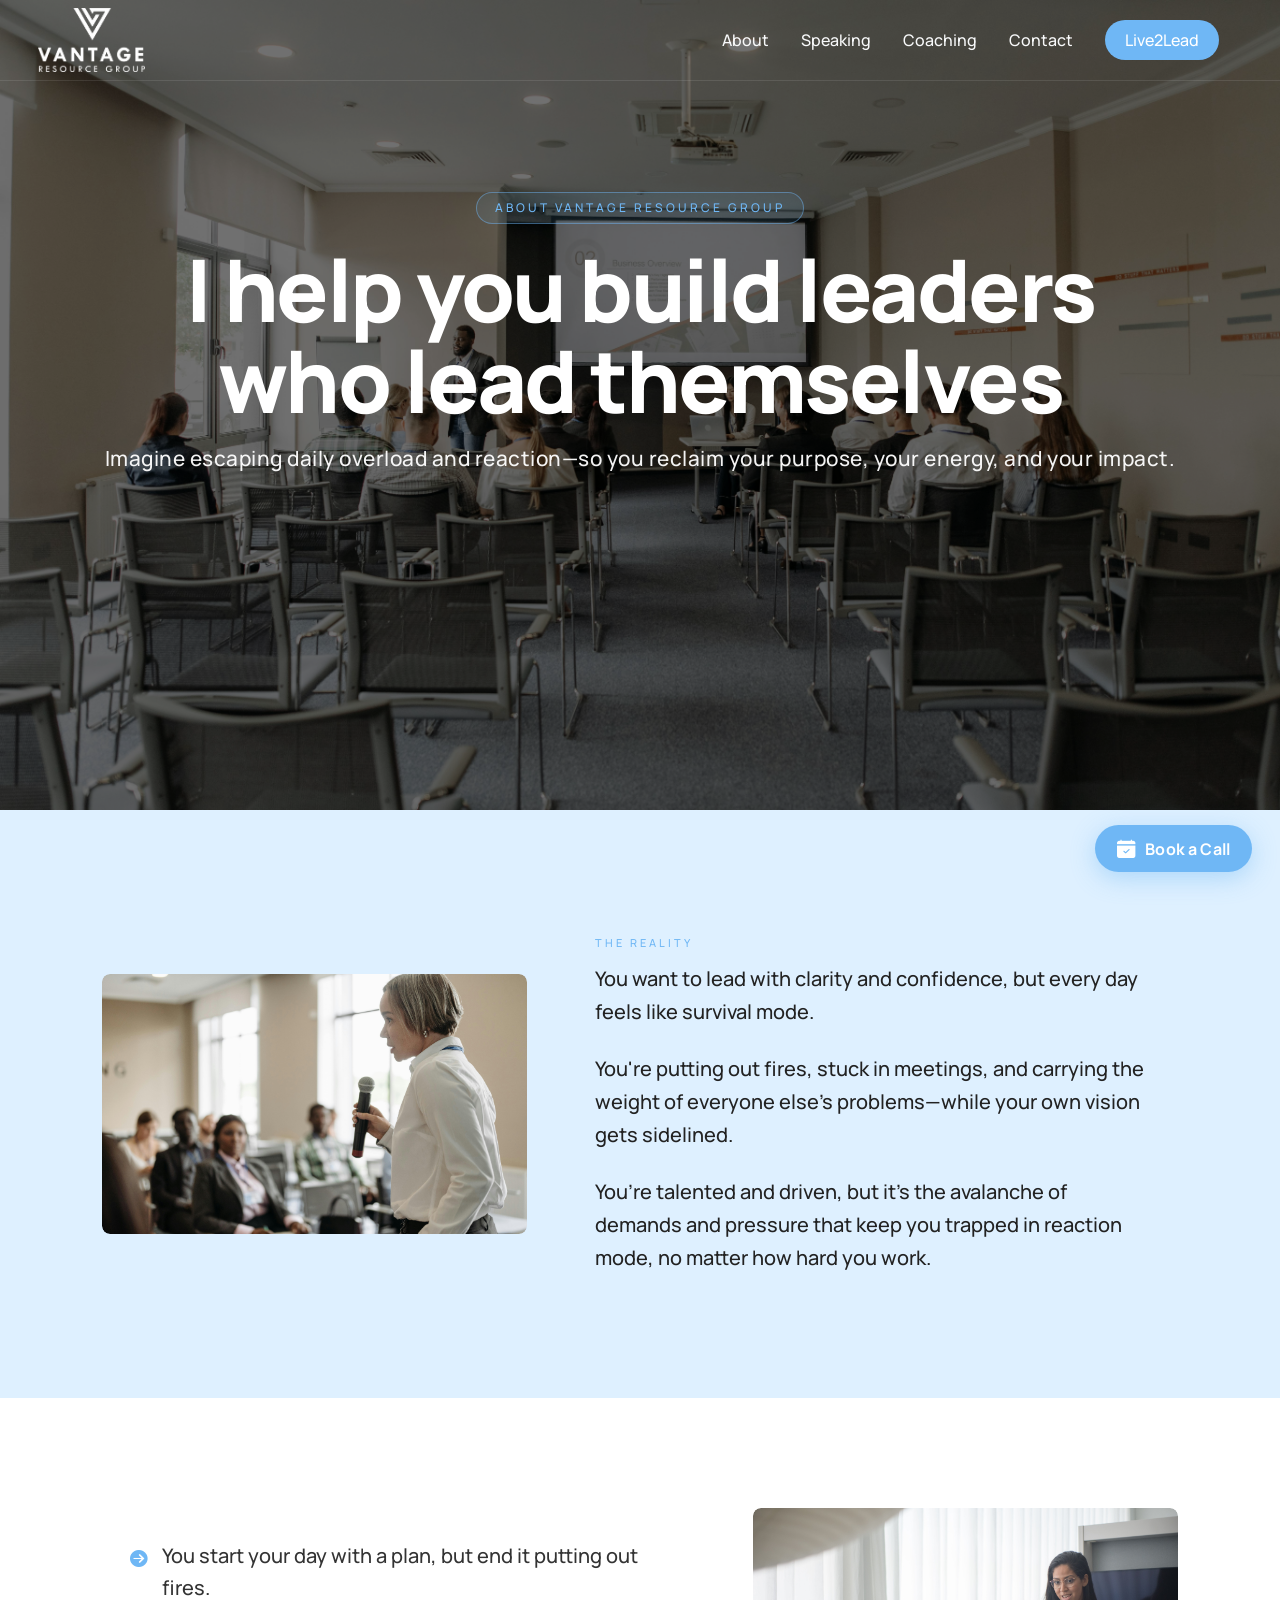
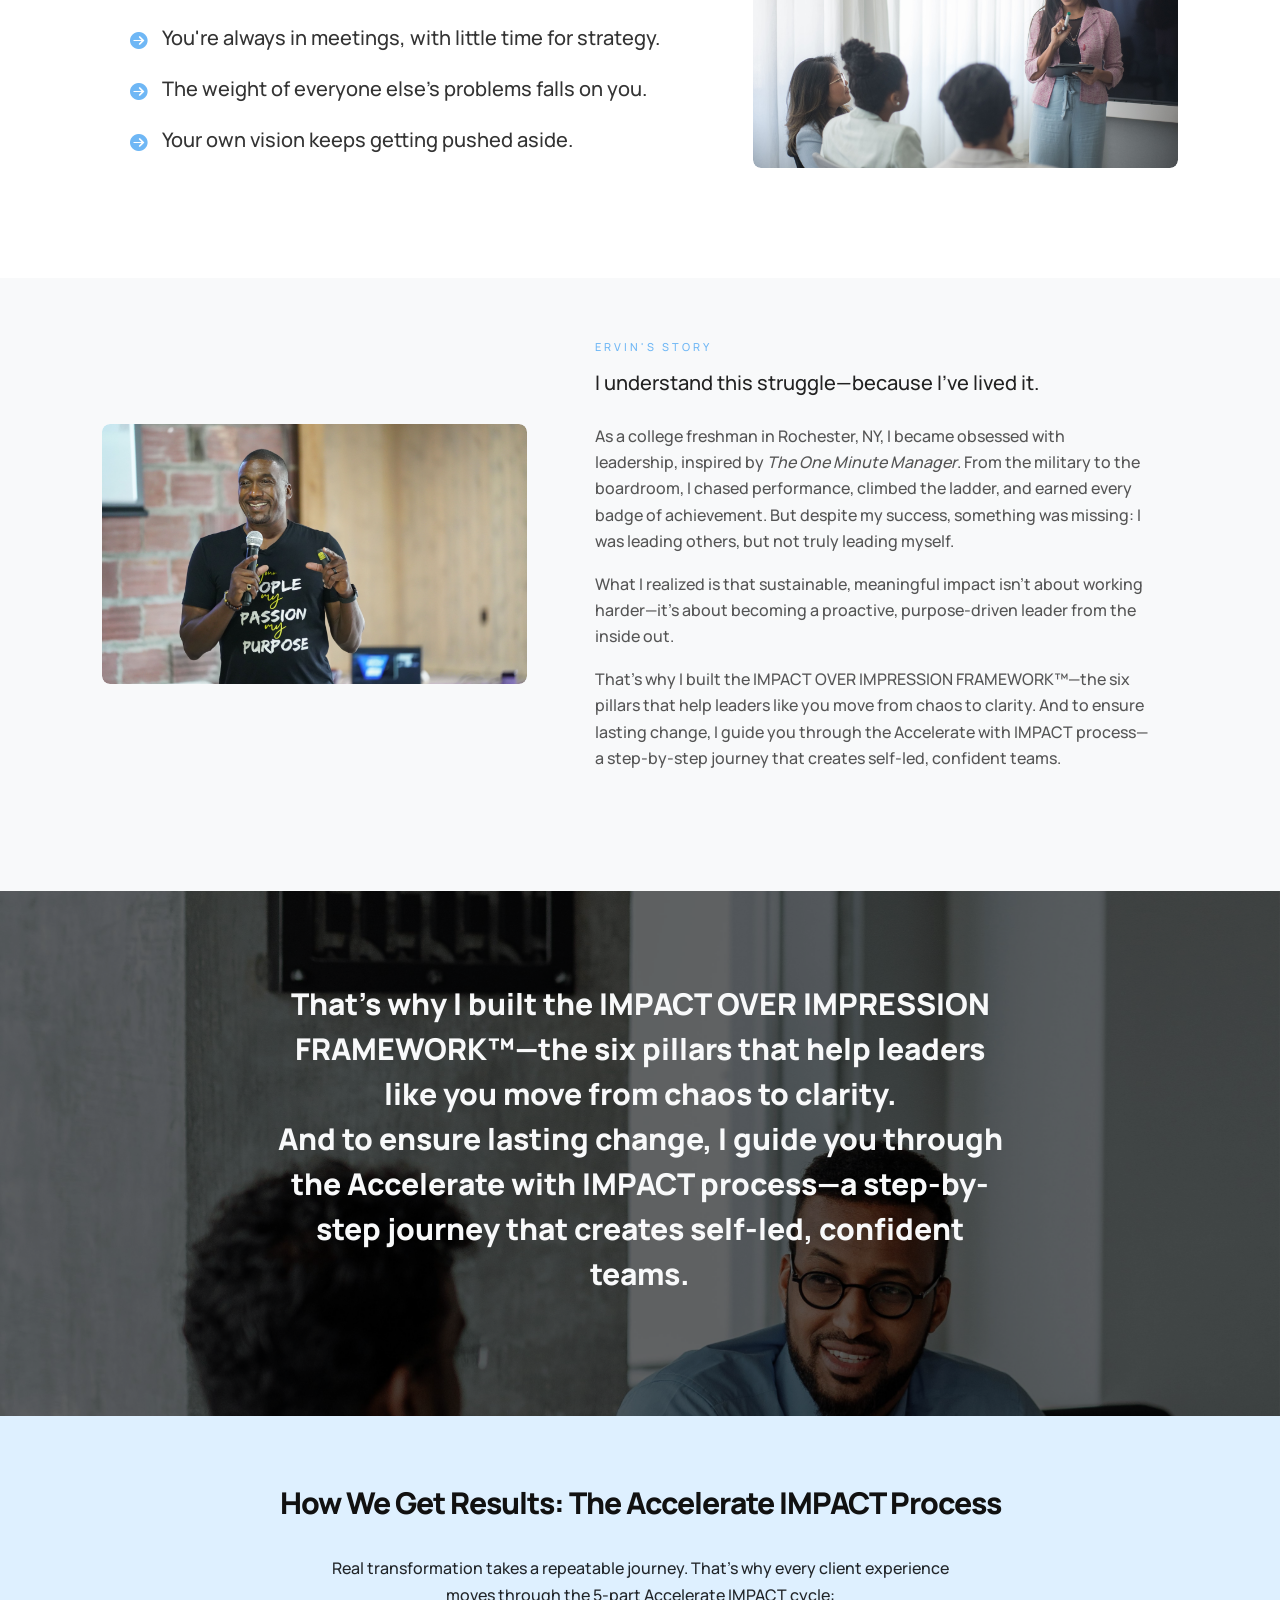
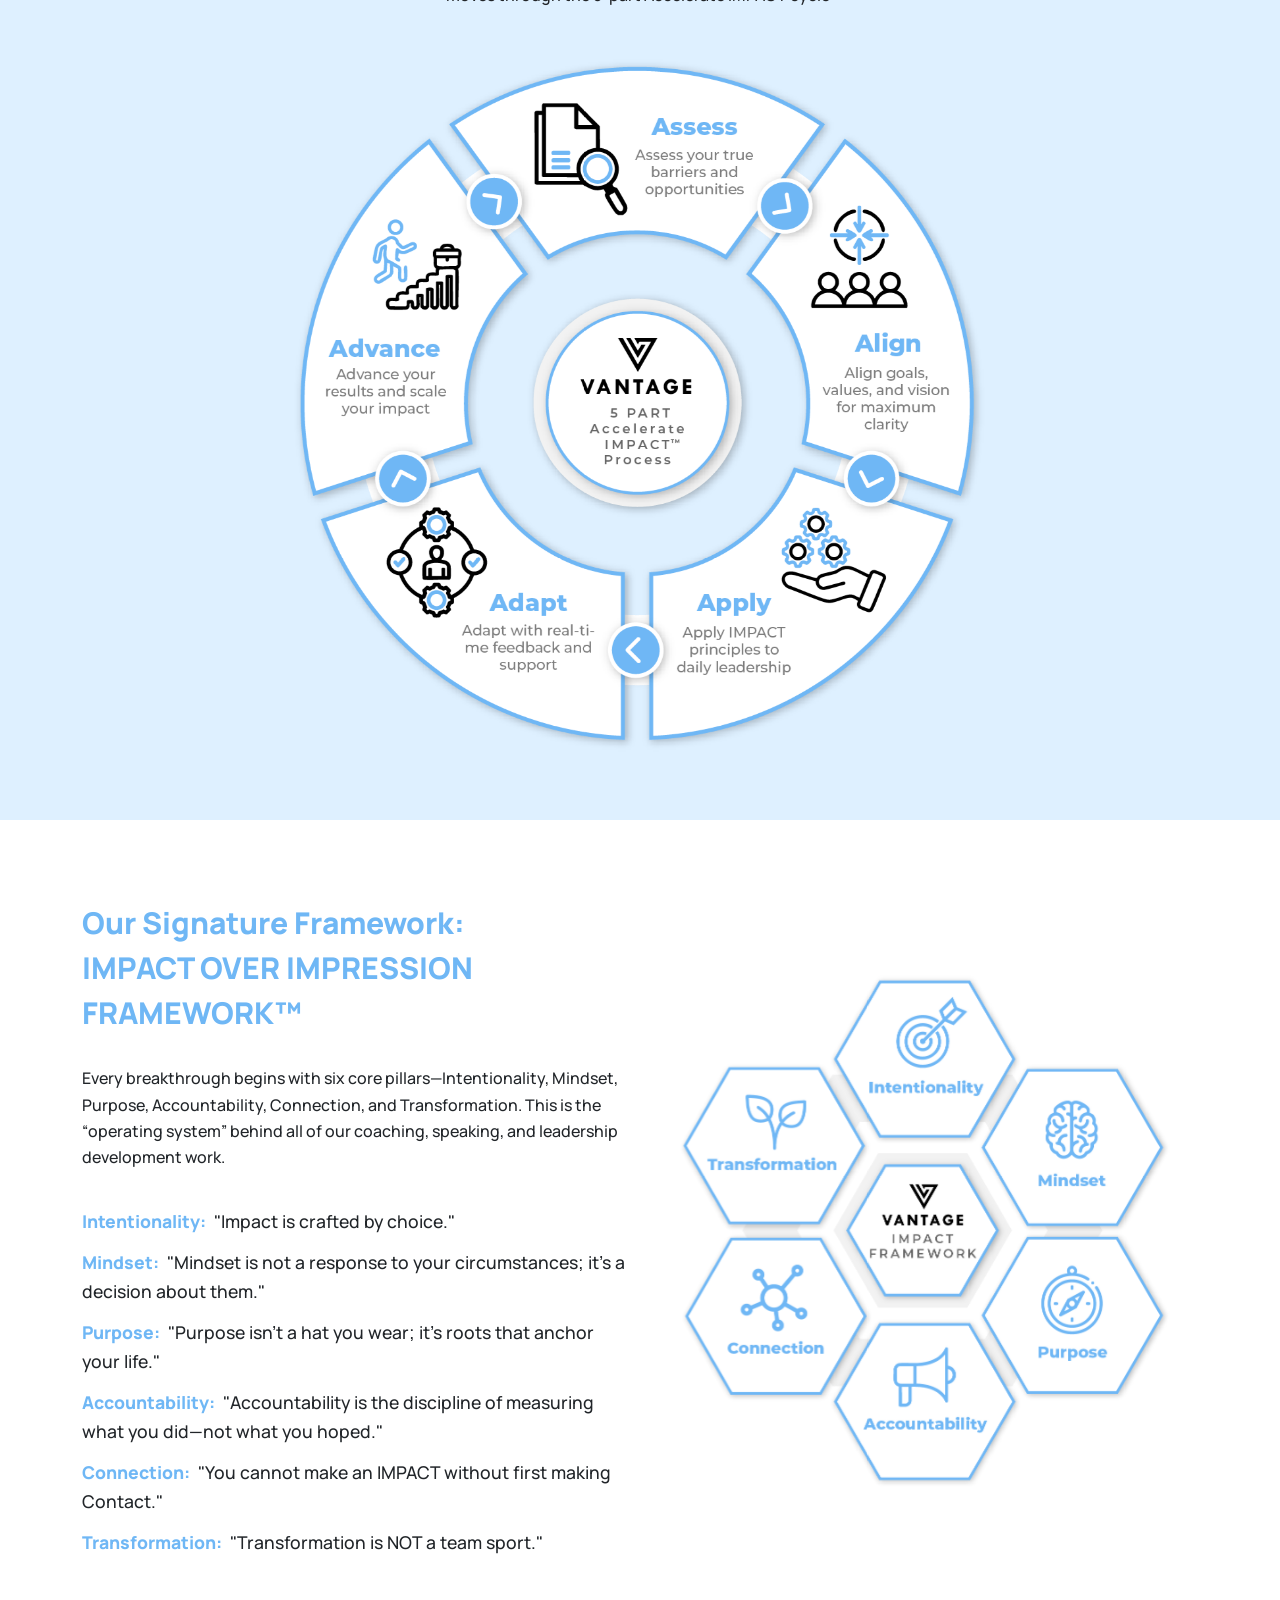
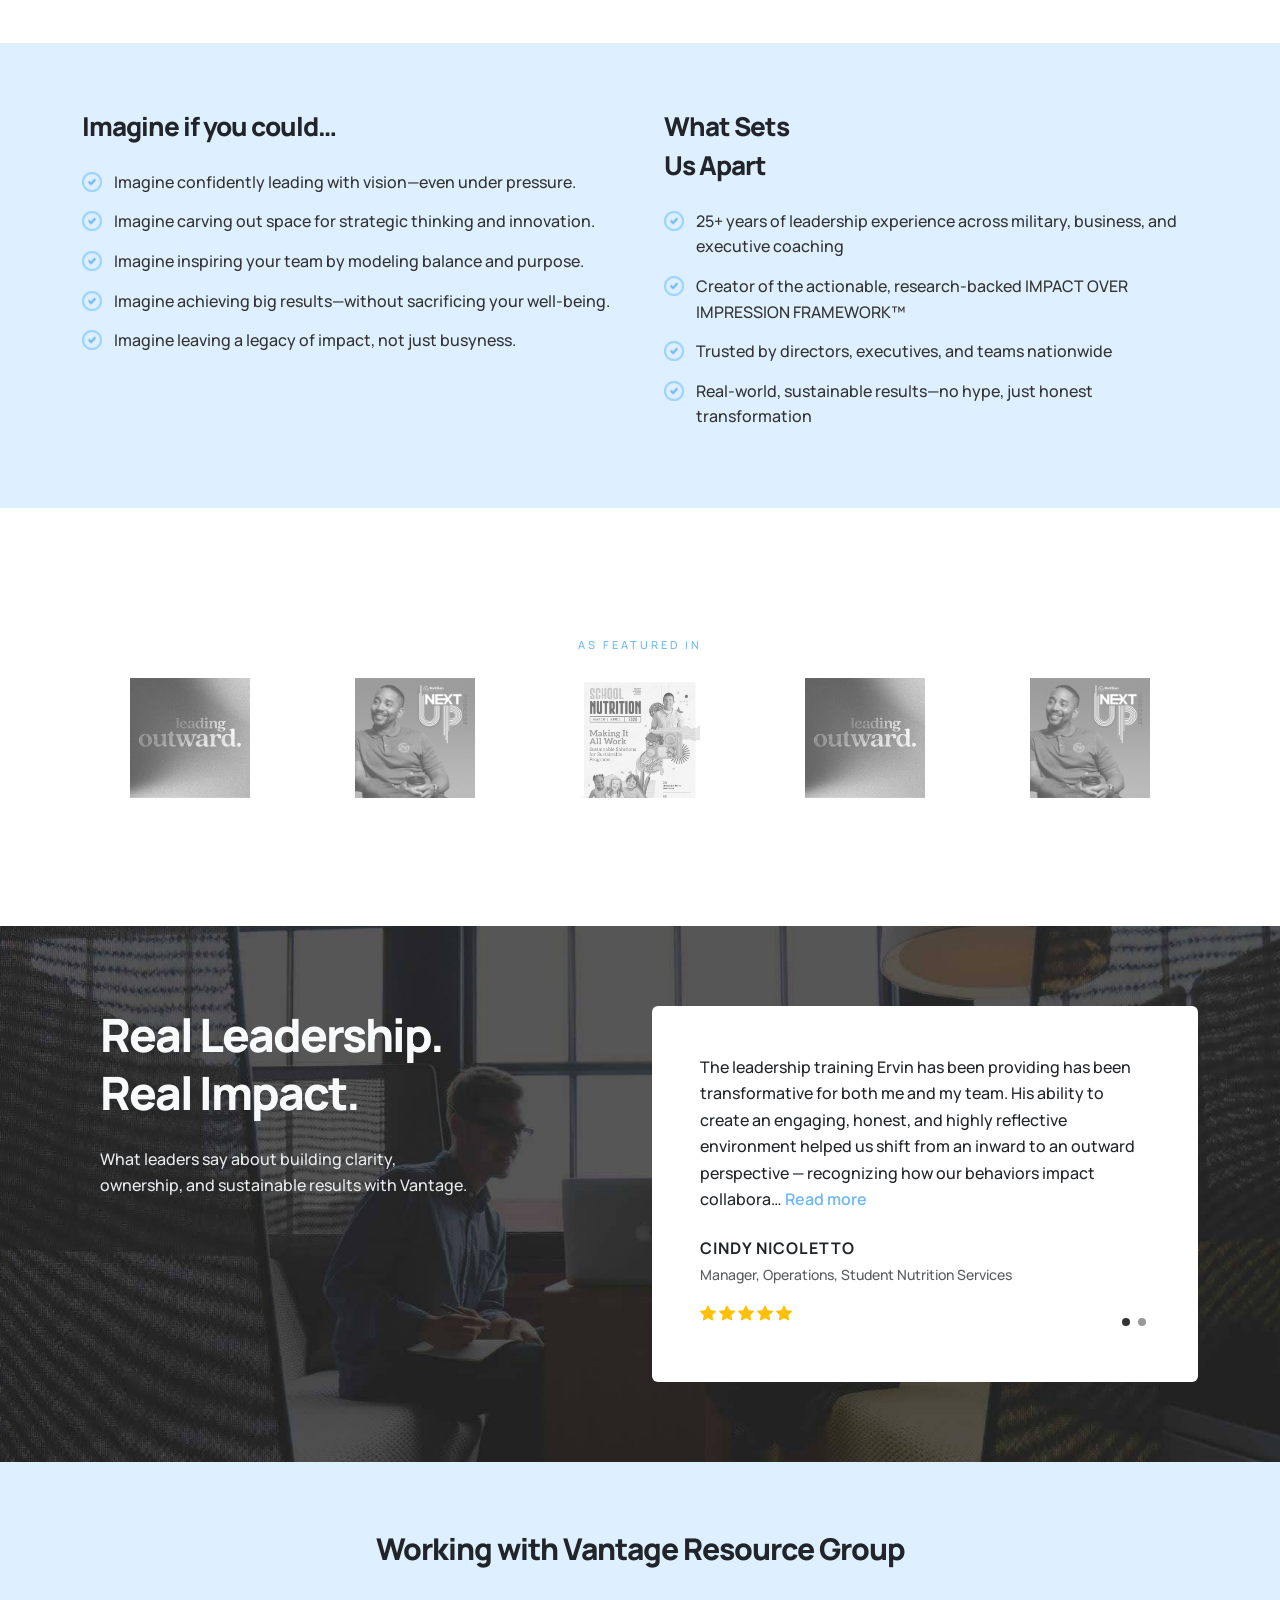
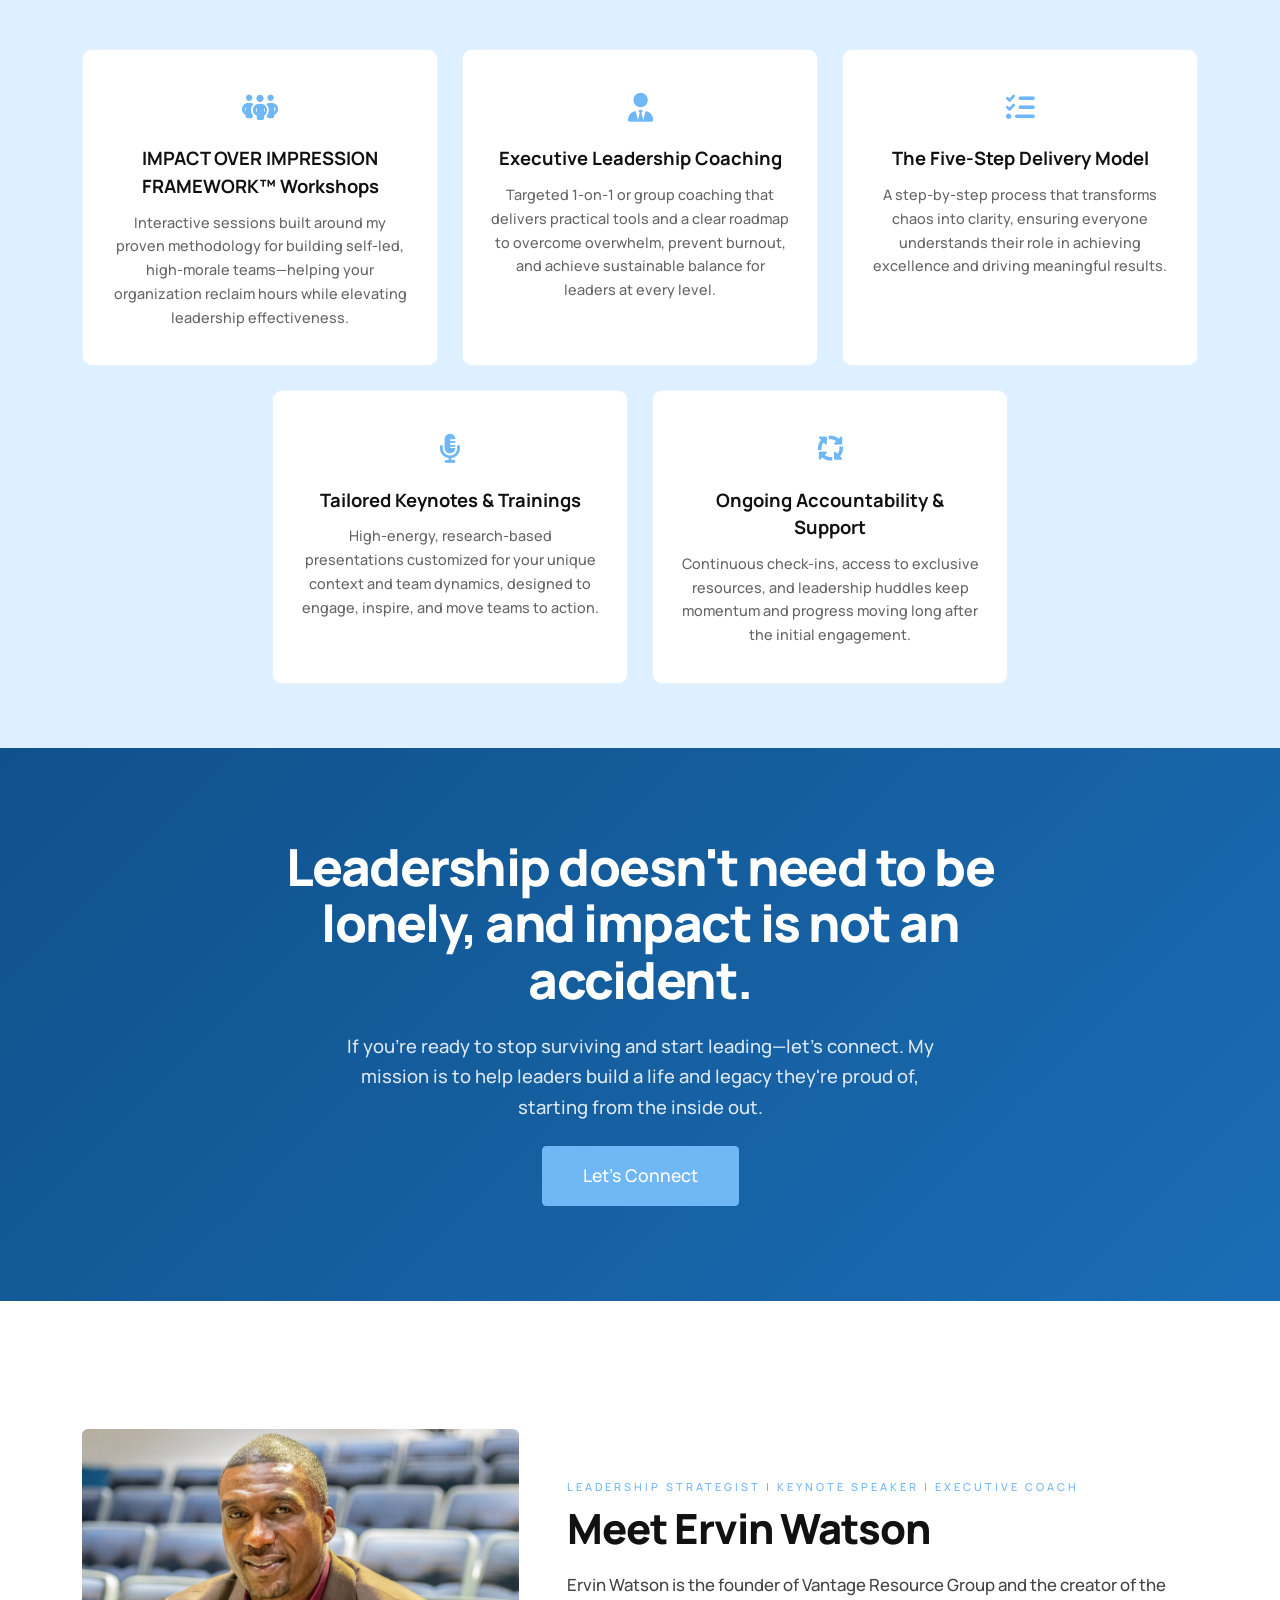
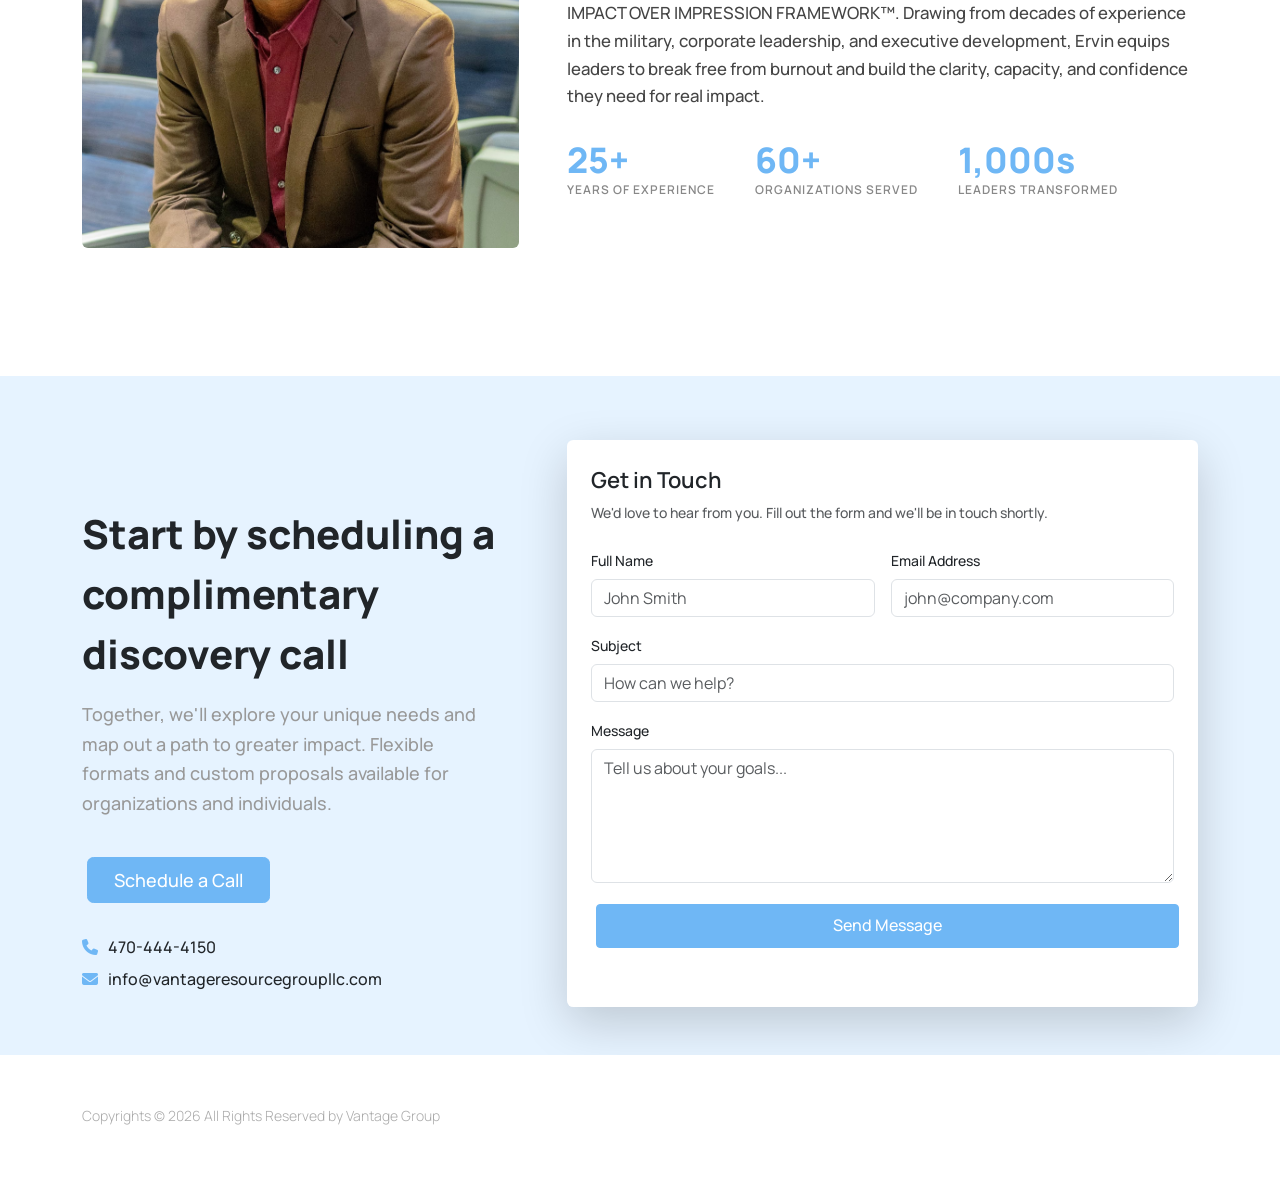
<file: about.html>
<!DOCTYPE html>
<html dir="ltr" lang="en-US">

<head>

	<meta http-equiv="content-type" content="text/html; charset=utf-8">
	<meta http-equiv="x-ua-compatible" content="IE=edge">
	<meta name="author" content="SemiColonWeb">
	<meta name="description" content="About Ervin Watson - Leadership strategist, keynote speaker, and founder of the IMPACT OVER IMPRESSION FRAMEWORK™ at Vantage Resource Group.">

	<!-- Favicon -->
	<link rel="icon" type="image/x-icon" href="images/favicon.ico">

	<!-- Font Imports -->
	<link rel="preconnect" href="https://fonts.googleapis.com">
	<link rel="preconnect" href="https://fonts.gstatic.com" crossorigin>
	<link href="https://fonts.googleapis.com/css2?family=Manrope:wght@300;400;500;600;700;800&display=swap" rel="stylesheet">

	<!-- Core Style -->
	<link rel="stylesheet" href="style.css">

	<!-- Font Icons (CDN) -->
	<link rel="stylesheet" href="https://cdnjs.cloudflare.com/ajax/libs/font-awesome/6.5.1/css/all.min.css">
	<link rel="stylesheet" href="https://cdn.jsdelivr.net/npm/bootstrap-icons@1.11.2/font/bootstrap-icons.min.css">
	<link rel="stylesheet" href="https://unicons.iconscout.com/release/v4.0.8/css/line.css">
	<link rel="stylesheet" href="css/font-icons.css">
	<link rel="stylesheet" href="css/et-line.css">

	<!-- Plugins/Components CSS -->
	<link rel="stylesheet" href="css/swiper.css">

	<!-- Niche Demos -->
	<link rel="stylesheet" href="css/business.css">

	<!-- Custom CSS -->
	<link rel="stylesheet" href="css/custom.css">
	<meta name="viewport" content="width=device-width, initial-scale=1">

	<title>About us | Vantage Group</title>

</head>

<body class="stretched">

	<!-- Document Wrapper
	============================================= -->
	<div id="wrapper">

		<!-- Header
		============================================= -->
		<header id="header" class="full-header transparent-header dark header-size-md" data-sticky-class="not-dark"
			data-responsive-class="not-dark" data-sticky-offset="full" data-sticky-offset-negative="auto">
			<div id="header-wrap">
				<div class="container">
					<div class="header-row">

						<!-- Logo
						============================================= -->
						<div id="logo">
							<a href="index.html">
								<img class="logo-default p-2" srcset="images/logo-dark.png, images/logo-dark@2x.png 2x"
									src="images/logo-dark@2x.png" alt="Vantage Logo">
								<img class="logo-dark p-2" srcset="images/logo.png, images/logo@2x.png 2x"
									src="images/logo@2x.png" alt="Vantage Logo">
							</a>
						</div><!-- #logo end -->

						<div class="primary-menu-trigger">
							<button class="cnvs-hamburger" type="button" title="Open Mobile Menu">
								<span class="cnvs-hamburger-box"><span class="cnvs-hamburger-inner"></span></span>
							</button>
						</div>

						<!-- Primary Navigation
						============================================= -->
						<nav class="primary-menu">
							<ul class="menu-container">
								<li class="menu-item current-menu-item"><a class="menu-link" href="about.html">
										<div>About</div>
									</a></li>
								<li class="menu-item"><a class="menu-link" href="speaking.html">
										<div>Speaking</div>
									</a></li>
								<li class="menu-item"><a class="menu-link" href="coaching.html">
										<div>Coaching</div>
									</a></li>
								<li class="menu-item"><a class="menu-link" href="contact.html">
										<div>Contact</div>
									</a></li>
								<li class="menu-item vrg-nav-cta"><a class="menu-link" href="live2lead.html">
										<div>Live2Lead</div>
									</a></li>
							</ul>
						</nav><!-- #primary-menu end -->

					</div>
				</div>
			</div>
			<div class="header-wrap-clone"></div>
		</header><!-- #header end -->

		<!-- Hero
		============================================= -->
		<section id="about-hero" class="include-header dark">
			<div class="vrg-about-hero-bg">
				<img src="images/about/about-bg.jpg" alt="" class="vrg-about-hero-img">
				<div class="vrg-about-hero-overlay"></div>
			</div>
			<div class="container vrg-about-hero-content mobile-about">
				<p class="vrg-about-eyebrow">About Vantage Resource Group</p>
				<h1 class="vrg-about-hero-title">I help you build leaders <br>who lead themselves</h1>
				<p class="vrg-about-hero-tagline">Imagine escaping daily overload and reaction—so you reclaim your purpose, your energy, and your impact.</p>
			</div>
		</section><!-- #about-hero end -->

		<!-- Content
		============================================= -->
		<section id="content">
			<div class="content-wrap pb-0 pt-0" style="z-index: 1;">

				<!-- Survival Mode Split Section
				============================================= -->
				<div class="section vrg-split-section" style="margin-bottom: 0 !important; background-color: #def0ff;  margin-top: 0;">
					<div class="container">
						<div class="row align-items-center g-0">

							<div data-animate="fadeInLeft" class="col-lg-5">
								<div class="vrg-split-img-wrap vrg-split-img-short">
									<img src="images/about/about-bg3.jpg" alt="Leader in survival mode" class="vrg-split-img">
								</div>
							</div>

							<div data-animate="fadeInRight" class="col-lg-7">
								<div class="vrg-split-text">
									<p class="vrg-about-label">The Reality</p>
									<p class="vrg-split-body">You want to lead with clarity and confidence, but every day feels like survival mode.</p>
									<p class="vrg-split-body">You're putting out fires, stuck in meetings, and carrying the weight of everyone else's problems—while your own vision gets sidelined.</p>
									<p  class="vrg-split-body">You’re talented and driven, but it’s the avalanche of demands and pressure that keep you trapped in reaction mode, no matter how hard you work.</p>
								</div>
							</div>

						</div>
					</div>
				</div><!-- Survival Mode end -->

				<!-- Reaction Mode Split Section (mirrored)
				============================================= -->
				<div class="section bg-transparent vrg-split-section" style="padding-top: 60px !important; padding-bottom: 60px !important; margin-top: 0 !important; margin-bottom: 0 !important;">
					<div class="container">
						<div class="row align-items-center g-0">

							<div data-animate="fadeInRight" class="col-lg-5 order-lg-2">
								<div class="vrg-split-img-wrap vrg-split-img-short">
									<img src="images/about/about-bg6.jpg" alt="Leader trapped in reaction mode" class="vrg-split-img">
								</div>
							</div>

							<div data-animate="fadeInLeft" class="col-lg-7 order-lg-1">
								<div class="vrg-split-text">
									<ul class="vrg-reaction-list">
										<li><i class="fa-solid fa-circle-arrow-right"></i>You start your day with a plan, but end it putting out fires.</li>
										<li><i class="fa-solid fa-circle-arrow-right"></i>You're always in meetings, with little time for strategy.</li>
										<li><i class="fa-solid fa-circle-arrow-right"></i>The weight of everyone else's problems falls on you.</li>
										<li><i class="fa-solid fa-circle-arrow-right"></i>Your own vision keeps getting pushed aside.</li>
									</ul>
								</div>
							</div>

						</div>
					</div>
				</div><!-- Reaction Mode end -->

				<!-- Ervin's Story
				============================================= -->
				<div class="section  vrg-split-section" style="padding-top: 0 !important; padding-bottom: 60px !important; margin-top: 0 !important; margin-bottom: 0 !important;">
					<div class="container">
						<div class="row align-items-center g-0">

							<div data-animate="fadeInLeft" class="col-lg-5 order-lg-1">
								<div class="vrg-split-img-wrap vrg-split-img-short">
									<img src="images/about/about-bg5.jpg" alt="Ervin Watson" class="vrg-split-img">
								</div>
							</div>

							<div data-animate="fadeInRight" class="col-lg-7 order-lg-2">
								<div class="vrg-split-text">
									<p class="vrg-about-label">Ervin's Story</p>
									<p class="vrg-split-body">I understand this struggle—because I've lived it.</p>
									<p class="vrg-split-body-light">As a college freshman in Rochester, NY, I became obsessed with leadership, inspired by <em>The One Minute Manager</em>. From the military to the boardroom, I chased performance, climbed the ladder, and earned every badge of achievement. But despite my success, something was missing: I was leading others, but not truly leading myself.</p>
									<p class="vrg-split-body-light">What I realized is that sustainable, meaningful impact isn't about working harder—it's about becoming a proactive, purpose-driven leader from the inside out.</p>
									<p class="vrg-split-body-light">That's why I built the IMPACT OVER IMPRESSION FRAMEWORK™—the six pillars that help leaders like you move from chaos to clarity. And to ensure lasting change, I guide you through the Accelerate with IMPACT process—a step-by-step journey that creates self-led, confident teams.</p>
								</div>
							</div>

						</div>
					</div>
				</div><!-- Ervin's Story end -->

				<!-- Unique Approach / Proactivity Highlight
				============================================= -->
				<div data-animate="fadeIn" class="parallax scroll-detect mt-0 mb-0 border-top-0">
					<img src="images/parallax-bg.jpg" class="parallax-bg">
					<div class="parallax-overlay"></div>
					<div class="container" style="padding-top: 90px; padding-bottom: 90px;">
						<div class="row justify-content-center">
							<div class="col-lg-8 text-center dark">
								<h2 class="vrg-approach-subtitle">That’s why I built the IMPACT OVER IMPRESSION FRAMEWORK™—the six pillars that help leaders like you move from chaos to clarity. <br>And to ensure lasting change, I guide you through the Accelerate with IMPACT process—a step-by-step journey that creates self-led, confident teams.</h2>
							</div>
						</div>
					</div>
				</div><!-- Approach end -->

				<!-- Accelerate with IMPACT — 5 A's connected process
				============================================= -->
				<div class="section" style="background-color: #def0ff; margin-top: 0 !important;">
					<div class="container">

						<div class="text-center mb-5" data-animate="fadeInUp">
							<h2 class="text-transform-none" style="color: #111; letter-spacing: -1px;">How We Get Results: The Accelerate IMPACT Process</h2>
							<p class="mt-2" style="max-width: 620px; margin: 0 auto;">Real transformation takes a repeatable journey. That’s why every client experience moves through the 5-part Accelerate IMPACT cycle:</p>
						</div>

						<div class="text-center" data-animate="fadeInUp">
							<img src="images/vantage-5-part-process.png" alt="The Accelerate IMPACT 5-Part Process" style="max-width: 700px; width: 100%; height: auto;">
						</div>

					</div>
				</div>

				<!-- IMPACT FRAMEWORK -->
				<div id="our-process" class="section p-0 mt-0 bg-transparent" style="margin-bottom: 0 !important;">
					<div class="container">
						<div class="row g-4 align-items-center py-3">

							<div class="col-lg-6" data-animate="fadeInLeft">
								<div>
									<h2 style="color: #6fb7f5;">Our Signature Framework: <br> IMPACT OVER IMPRESSION FRAMEWORK™</h2>
									<p>Every breakthrough begins with six core pillars—Intentionality, Mindset, Purpose, Accountability, Connection, and Transformation. This is the “operating system” behind all of our coaching, speaking, and leadership development work.</p>
									<div class="vrg-impact-quotes mt-3">
										<div class="vrg-iq-item active"><span class="vrg-iq-label">Intentionality:</span> "Impact is crafted by choice."</div>
										<div class="vrg-iq-item active"><span class="vrg-iq-label">Mindset:</span> "Mindset is not a response to your circumstances; it's a decision about them."</div>
										<div class="vrg-iq-item active"><span class="vrg-iq-label">Purpose:</span> "Purpose isn't a hat you wear; it's roots that anchor your life."</div>
										<div class="vrg-iq-item active"><span class="vrg-iq-label">Accountability:</span> "Accountability is the discipline of measuring what you did—not what you hoped."</div>
										<div class="vrg-iq-item active"><span class="vrg-iq-label">Connection:</span> "You cannot make an IMPACT without first making Contact."</div>
										<div class="vrg-iq-item active"><span class="vrg-iq-label">Transformation:</span> "Transformation is NOT a team sport."</div>
									</div>
								</div>
							</div>

							<div data-animate="fadeInRight" class="col-lg-6">
								<div class="text-center">
									<img src="images/vantage-impact-framework.png" alt="IMPACT OVER IMPRESSION FRAMEWORK™" style="max-width: 100%; height: auto;padding: 1.5em;">
								</div>
							</div>
						</div>
					</div>
				</div>

				<!-- Imagine / What Sets Us Apart
				============================================= -->
				<div class="section" style="background-color: #def0ff;">
					<div class="container">
						<div class="row g-5 justify-content-center">

							<div data-animate="fadeInLeft" class="col-lg-6">
								<h3 class="text-transform-none mb-4" style="font-weight: 800; letter-spacing: -1px;">Imagine if you could…</h3>
								<ul class="vrg-check-list">
									<li>Imagine confidently leading with vision—even under pressure.</li>
									<li>Imagine carving out space for strategic thinking and innovation.</li>
									<li>Imagine inspiring your team by modeling balance and purpose.</li>
									<li>Imagine achieving big results—without sacrificing your well-being.</li>
									<li>Imagine leaving a legacy of impact, not just busyness.</li>
								</ul>
							</div>

							<div data-animate="fadeInRight" class="col-lg-6">
								<h3 class="text-transform-none mb-4" style="font-weight: 800; letter-spacing: -1px;">What Sets <br> Us Apart</h3>
								<ul class="vrg-check-list">
									<li>25+ years of leadership experience across military, business, and executive coaching</li>
									<li>Creator of the actionable, research-backed IMPACT OVER IMPRESSION FRAMEWORK™</li>
									<li>Trusted by directors, executives, and teams nationwide</li>
									<li>Real-world, sustainable results—no hype, just honest transformation</li>
								</ul>
							</div>

						</div>
					</div>
				</div><!-- Imagine / What Sets Us Apart end -->

				
				<!-- Media Features / Credentials
				============================================= -->
				<div class="section bg-transparent" >
					<div class="container">

						<!-- Media Logo Strip -->
						<div class="text-center mb-4">
							<p class="vrg-about-label">As Featured In</p>
						</div>
						<div id="oc-media-logos" class="owl-carousel owl-carousel-full carousel-widget customjs">
							<div class="oc-item text-center">
								<img src="images/about/logo1.jpg" alt="Media outlet" class="vrg-media-logo-img">
							</div>
							<div class="oc-item text-center">
								<img src="images/about/logo2.jpg" alt="Media outlet" class="vrg-media-logo-img">
							</div>
							<div class="oc-item text-center">
								<img src="images/about/logo3.jpg" alt="Media outlet" class="vrg-media-logo-img">
							</div>
							<!-- Duplicated for continuous loop feel -->
							<div class="oc-item text-center">
								<img src="images/about/logo1.jpg" alt="Media outlet" class="vrg-media-logo-img">
							</div>
							<div class="oc-item text-center">
								<img src="images/about/logo2.jpg" alt="Media outlet" class="vrg-media-logo-img">
							</div>
							<div class="oc-item text-center">
								<img src="images/about/logo3.jpg" alt="Media outlet" class="vrg-media-logo-img">
							</div>
							<div class="oc-item text-center">
								<img src="images/about/logo1.jpg" alt="Media outlet" class="vrg-media-logo-img">
							</div>
							<div class="oc-item text-center">
								<img src="images/about/logo2.jpg" alt="Media outlet" class="vrg-media-logo-img">
							</div>
							<div class="oc-item text-center">
								<img src="images/about/logo3.jpg" alt="Media outlet" class="vrg-media-logo-img">
							</div>
						</div>

					</div>
				</div><!-- Media end -->

			<!-- Testimonials 
				============================================= -->
				<div class="section parallax scroll-detect mt-0 mb-0 border-top-0">
					<img src="images/sections/2.jpg" class="parallax-bg">
					<div class="container">

						<div class="row col-mb-50 cleafix">
							<div data-animate="fadeInLeft" class="col-md-6 dark" style="padding-left: 30px;">
								<div class="heading-block mb-4 border-0">
									<h3 class="text-transform-none"
										style="font-size: 46px; font-weight: 700; letter-spacing: -2px; line-height: 58px">
										Real Leadership. <br>Real Impact.</h3>
								</div>
								<p>What leaders say about building clarity, <br>ownership, and sustainable results with
									Vantage.</p>
							</div>

							<!-- Testimonials slider
							============================================= -->
							<div data-animate="fadeInRight" class="col-md-6">
								<div class="fslider testimonial bg-white p-5 rounded" data-animation="slide"
									data-arrows="false">
									<div class="flexslider">
										<div class="slider-wrap">
											<div class="slide">
												<p class="mb-4 font-primary">The leadership training Ervin has been providing has been transformative for both me and my team. His ability to create an engaging, honest, and highly reflective environment helped us shift from an inward to an outward perspective — recognizing how our behaviors impact collaboration, communication, and effectiveness. As a result, I've seen a noticeable improvement in team problem-solving, a stronger sense of ownership, and greater alignment across the team. This isn't just a one-time training — it's a lasting shift in perspective that has had a meaningful and measurable impact on our organization.</p>
												<h4 class="h6 mb-1 fw-bold text-uppercase ls-1">Cindy Nicoletto</h4>
												<small class="text-muted d-block mb-3">Manager, Operations, Student Nutrition Services</small>
												<div>
													<i class="bi-star-fill text-warning"></i>
													<i class="bi-star-fill text-warning"></i>
													<i class="bi-star-fill text-warning"></i>
													<i class="bi-star-fill text-warning"></i>
													<i class="bi-star-fill text-warning"></i>
												</div>
											</div>
											<div class="slide">
												<p class="mb-4 font-primary">Working with Ervin Watson and the Vantage team has been an incredibly valuable experience. Your approach goes far beyond surface-level development — you create an environment where leaders can truly reflect, grow, and understand how their actions influence their teams. We've seen improved efficiency, stronger communication, and a more cohesive, engaged team. Our leaders are showing up with greater confidence and self-awareness, with benefits that continue to build over time. I would highly recommend Vantage to any organization looking to develop stronger leaders, enhance team culture, and achieve measurable, lasting growth.</p>
												<h4 class="h6 mb-1 fw-bold text-uppercase ls-1">James Lykins</h4>
												<small class="text-muted d-block mb-3">Regional Supervisor</small>
												<div>
													<i class="bi-star-fill text-warning"></i>
													<i class="bi-star-fill text-warning"></i>
													<i class="bi-star-fill text-warning"></i>
													<i class="bi-star-fill text-warning"></i>
													<i class="bi-star-fill text-warning"></i>
												</div>
											</div>
										</div>
									</div>
								</div>
							</div>
						</div>

					</div>
				</div>

				<!-- What You Get
				============================================= -->
				<div class="section" style="background-color: #def0ff; margin-bottom: 0 !important; margin-top: 0;">
					<div class="container">
						<div class="row justify-content-center mb-5">
							<div class="col-lg-7 text-center" data-animate="fadeInUp">
								<h2 class="text-transform-none" style="letter-spacing: -1px;">Working with Vantage Resource Group</h2>
							</div>
						</div>

						<div class="row g-4 justify-content-center">

							<div data-animate="fadeInUp" class="col-sm-6 col-lg-4">
								<div class="vrg-value-card">
									<div class="vrg-value-icon"><i class="fa-solid fa-people-group"></i></div>
									<h5 class="vrg-value-title">IMPACT OVER IMPRESSION FRAMEWORK™ Workshops</h5>
									<p class="vrg-value-desc">Interactive sessions built around my proven methodology for building self-led, high-morale teams—helping your organization reclaim hours while elevating leadership effectiveness.</p>
								</div>
							</div>

							<div data-animate="fadeInUp" class="col-sm-6 col-lg-4">
								<div class="vrg-value-card">
									<div class="vrg-value-icon"><i class="fa-solid fa-user-tie"></i></div>
									<h5 class="vrg-value-title">Executive Leadership Coaching</h5>
									<p class="vrg-value-desc">Targeted 1-on-1 or group coaching that delivers practical tools and a clear roadmap to overcome overwhelm, prevent burnout, and achieve sustainable balance for leaders at every level.</p>
								</div>
							</div>

							<div data-animate="fadeInUp" class="col-sm-6 col-lg-4">
								<div class="vrg-value-card">
									<div class="vrg-value-icon"><i class="fa-solid fa-list-check"></i></div>
									<h5 class="vrg-value-title">The Five-Step Delivery Model</h5>
									<p class="vrg-value-desc">A step-by-step process that transforms chaos into clarity, ensuring everyone understands their role in achieving excellence and driving meaningful results.</p>
								</div>
							</div>

							<div data-animate="fadeInUp" class="col-sm-6 col-lg-4">
								<div class="vrg-value-card">
									<div class="vrg-value-icon"><i class="fa-solid fa-microphone-lines"></i></div>
									<h5 class="vrg-value-title">Tailored Keynotes &amp; Trainings</h5>
									<p class="vrg-value-desc">High-energy, research-based presentations customized for your unique context and team dynamics, designed to engage, inspire, and move teams to action.</p>
								</div>
							</div>

							<div data-animate="fadeInUp" class="col-sm-6 col-lg-4">
								<div class="vrg-value-card">
									<div class="vrg-value-icon"><i class="fa-solid fa-arrows-spin"></i></div>
									<h5 class="vrg-value-title">Ongoing Accountability &amp; Support</h5>
									<p class="vrg-value-desc">Continuous check-ins, access to exclusive resources, and leadership huddles keep momentum and progress moving long after the initial engagement.</p>
								</div>
							</div>

						</div>
					</div>
				</div><!-- What You Get end -->

				<!-- Leadership Banner
				============================================= -->
				<div class="section vrg-leadership-banner" style="margin-top: 0 !important;">
					<div class="container">
						<div class="row justify-content-center">
							<div class="col-lg-9 text-center" data-animate="fadeInUp">
								<h2 class="vrg-banner-headline">Leadership doesn't need to be lonely, and impact is not an accident.</h2>
								<p class="vrg-banner-sub">If you're ready to stop surviving and start leading—let's connect. My mission is to help leaders build a life and legacy they're proud of, starting from the inside out.</p>
								<a href="https://calendly.com/ervinwatson/discovery-call" target="_blank" class="button button-rounded text-transform-none ls-0 font-primary mt-4" style="font-size: 1.1rem; padding: 16px 40px;">Let's Connect</a>
							</div>
						</div>
					</div>
				</div><!-- Leadership Banner end -->

				<!-- Photo + Bio
				============================================= -->
				<div class="section bg-transparent">
					<div class="container">
						<div class="row align-items-center g-5">

							<div data-animate="fadeInLeft" class="col-lg-5 text-center">
								<img src="images/about/ervin.png" alt="Ervin Watson" class="vrg-about-photo">
							</div>

							<div data-animate="fadeInRight" class="col-lg-7">
								<p class="vrg-about-label">Leadership Strategist | Keynote Speaker | Executive Coach</p>
								<h2 class="vrg-about-bio-name">Meet Ervin Watson</h2>
								<p class="vrg-about-bio-text">Ervin Watson is the founder of Vantage Resource Group and the creator of the IMPACT OVER IMPRESSION FRAMEWORK™. Drawing from decades of experience in the military, corporate leadership, and executive development, Ervin equips leaders to break free from burnout and build the clarity, capacity, and confidence they need for real impact.</p>

								<div class="vrg-about-stats">
									<div class="vrg-stat">
										<span class="vrg-stat-num">25+</span>
										<span class="vrg-stat-label">Years of Experience</span>
									</div>
									<div class="vrg-stat">
										<span class="vrg-stat-num">60+</span>
										<span class="vrg-stat-label">Organizations Served</span>
									</div>
									<div class="vrg-stat">
										<span class="vrg-stat-num">1,000s</span>
										<span class="vrg-stat-label">Leaders Transformed</span>
									</div>
								</div>
							</div>

						</div>
					</div>
				</div><!-- Bio end -->

				<!-- Discovery Call
				============================================= -->
				<div id="contact" data-animate="fadeInUp" class="section pb-0 mb-0" style="background-color: #e6f3ff;">
					<div class="container">
						<div class="row align-items-center g-5">

							<div class="col-lg-5 mobile-cont" style="padding-right: 3em !important;">
								<h3 class="mb-0" style="font-size: 40px;">Start by scheduling a complimentary discovery call</h3>
								<p class="mt-3" style="font-size: 18px; color: #999;">Together, we'll explore your unique needs and map out a path to greater impact. Flexible formats and custom proposals available for organizations and individuals.</p>

								<a href="https://calendly.com/ervinwatson/discovery-call" target="_blank" rel="noopener" class="button button-large rounded-4 mt-2 mb-4" style="background-color: #6fb7f5; border-color: #6fb7f5; color: #fff;">Schedule a Call</a>

								<div class="d-flex flex-column gap-2 mt-2">
									<a href="tel:+14704444150" class="d-flex align-items-center gap-2 text-decoration-none text-dark">
										<i class="fa-solid fa-phone" style="color: #6fb7f5; width:18px;"></i>
										<span>470-444-4150</span>
									</a>
									<a href="mailto:info@vantageresourcegroupllc.com" class="d-flex align-items-center gap-2 text-decoration-none text-dark">
										<i class="fa-solid fa-envelope" style="color: #6fb7f5; width:18px;"></i>
										<span>info@vantageresourcegroupllc.com</span>
									</a>
								</div>
							</div>

							<!-- Contact Form
							============================================= -->
							<div class="col-lg-7 mb-5">
								<div class="card border-0 shadow-lg p-4 rounded-4">
									<h4 class="mb-1 fw-semibold">Get in Touch</h4>
									<p class="text-muted mb-4" style="font-size: 14px;">We'd love to hear from you. Fill
										out the form and we'll be in touch shortly.</p>
									<form id="contact-form" name="contact-form" action="https://formsubmit.co/ajax/info@vantageresourcegroupllc.com" method="POST">
										<div class="row g-3">
											<div class="col-md-6">
												<label for="contact-name" class="form-label fw-medium"
													style="font-size: 14px;">Full Name</label>
												<input type="text" id="contact-name" name="contact-name"
													class="form-control" placeholder="John Smith" required>
											</div>
											<div class="col-md-6">
												<label for="contact-email" class="form-label fw-medium"
													style="font-size: 14px;">Email Address</label>
												<input type="email" id="contact-email" name="contact-email"
													class="form-control" placeholder="john@company.com" required>
											</div>
											<div class="col-12">
												<label for="contact-subject" class="form-label fw-medium"
													style="font-size: 14px;">Subject</label>
												<input type="text" id="contact-subject" name="contact-subject"
													class="form-control" placeholder="How can we help?">
											</div>
											<div class="col-12">
												<label for="contact-message" class="form-label fw-medium"
													style="font-size: 14px;">Message</label>
												<textarea id="contact-message" name="contact-message"
													class="form-control" rows="5"
													placeholder="Tell us about your goals..." required></textarea>
											</div>
											<div class="col-12">
												<button type="submit"
													class="button button-rounded text-transform-none ls-0 font-primary w-100">Send
													Message</button>
											</div>
										</div>
									</form>
								</div>
							</div>

						</div>
					</div>
				</div><!-- Discovery Call end -->

			</div>
		</section><!-- #content end -->

		<!-- Footer
		============================================= -->
		<footer id="footer" class="border-0" style="padding: 0 !important; background-color: #FFF">
			<div class="container">
				<div class="footer">
					<div class="row col-mb-50">
						<div class="col-md-12">
							<div class="row justify-content-between col-mb-30 mt-5">
								<div class="col-12 col-md-auto text-center text-md-start">
									<small class="fw-light" style="color: #AAA">Copyrights &copy; 2026 All Rights Reserved by Vantage Group</small>
								</div>
							</div>
						</div>
					</div>
				</div>
			</div>
		</footer><!-- #footer end -->

	</div><!-- #wrapper end -->


	<script>
		(function () {
			var LIMIT = 280;

			var modalEl = document.createElement('div');
			modalEl.id = 'vrg-testimonial-modal';
			modalEl.className = 'modal fade';
			modalEl.setAttribute('tabindex', '-1');
			modalEl.innerHTML = [
				'<div class="modal-dialog modal-dialog-centered">',
					'<div class="modal-content p-5 rounded-4 border-0 shadow">',
						'<button type="button" class="btn-close align-self-end mb-3" data-bs-dismiss="modal" aria-label="Close"></button>',
						'<p class="vrg-modal-text mb-4"></p>',
						'<h4 class="vrg-modal-name h6 mb-1"></h4>',
						'<small class="vrg-modal-role d-block mb-3"></small>',
						'<div>',
							'<i class="bi-star-fill text-warning"></i>',
							'<i class="bi-star-fill text-warning"></i>',
							'<i class="bi-star-fill text-warning"></i>',
							'<i class="bi-star-fill text-warning"></i>',
							'<i class="bi-star-fill text-warning"></i>',
						'</div>',
					'</div>',
				'</div>'
			].join('');
			document.body.appendChild(modalEl);
			var bsModal = null;

			window.addEventListener('load', function () {
				document.querySelectorAll('.fslider.testimonial .slide p.mb-4').forEach(function (p) {
					var full = p.textContent.trim();
					if (full.length <= LIMIT) return;
					var short = full.slice(0, LIMIT).trimEnd();

					var slide  = p.parentElement;
					var nameEl = slide.querySelector('h4');
					var roleEl = slide.querySelector('small');

					p.innerHTML = '';
					p.appendChild(document.createTextNode(short + '\u2026 '));
					var more = document.createElement('a');
					more.href = '#';
					more.className = 'vrg-read-more';
					more.textContent = 'Read more';
					more.addEventListener('click', function (e) {
						e.preventDefault();
						modalEl.querySelector('.vrg-modal-text').textContent = full;
						modalEl.querySelector('.vrg-modal-name').textContent = nameEl ? nameEl.textContent.trim() : '';
						modalEl.querySelector('.vrg-modal-role').textContent = roleEl ? roleEl.textContent.trim() : '';
						if (!bsModal) bsModal = new bootstrap.Modal(modalEl);
						bsModal.show();
					});
					p.appendChild(more);
				});
			});
		})();
	</script>

	<!-- Floating CTA Button -->
	<a href="https://calendly.com/ervinwatson/discovery-call" target="_blank" rel="noopener" class="vrg-float-cta" aria-label="Schedule a Discovery Call">
		<span class="vrg-float-cta-icon"><i class="bi-calendar-check-fill"></i></span>
		<span class="vrg-float-cta-text">Book a Call</span>
	</a>

	<!-- JavaScripts
	============================================= -->
	<script src="js/plugins.min.js"></script>
	<script src="js/functions.bundle.js"></script>

	<!-- Media logos carousel -->
	<script>
		jQuery(window).on('load', function () {
			jQuery('#oc-media-logos').owlCarousel({
				loop: true,
				autoplay: true,
				autoplayTimeout: 2000,
				autoplaySpeed: 1000,
				autoplayHoverPause: true,
				dots: false,
				nav: false,
				margin: 10,
				items: 2,
				responsive: {
					576: { items: 3, margin: 10 },
					992: { items: 5, margin: 10 }
				}
			});
		});
	</script>

	<!-- 5 A's highlight animation -->
	<script>
		(function () {
			var items = document.querySelectorAll('.vrg-team-item');
			if (items.length) {
				var current = 0;
				items[current].classList.add('vrg-team-active');
				setInterval(function () {
					items[current].classList.remove('vrg-team-active');
					current = (current + 1) % items.length;
					items[current].classList.add('vrg-team-active');
				}, 1200);
			}
		})();
	</script>

	<!-- Loop arc alignment -->
	<script>
		(function () {
			function alignLoopArc() {
				var steps = document.querySelectorAll('.vrg-ps-item');
				var arc = document.querySelector('.vrg-loop-arc');
				var container = document.querySelector('.vrg-process-steps');
				if (!steps.length || !arc || !container) return;
				var firstRect = steps[0].getBoundingClientRect();
				var lastRect  = steps[steps.length - 1].getBoundingClientRect();
				var containerRect = container.getBoundingClientRect();
				var leftOffset  = (firstRect.left + firstRect.width / 2) - containerRect.left;
				var rightOffset = containerRect.right - (lastRect.left + lastRect.width / 2);
				arc.style.marginLeft  = leftOffset + 'px';
				arc.style.marginRight = rightOffset + 'px';
			}
			window.addEventListener('load', alignLoopArc);
			window.addEventListener('resize', alignLoopArc);
		})();
	</script>

	<!-- IMPACT gallery -->
	<script>
		(function () {
			var slides = document.querySelectorAll('#our-process .vrg-gallery-slide');
			var quotes = document.querySelectorAll('#our-process .vrg-iq-item');
			if (!slides.length) return;
			var current = 0;
			setInterval(function () {
				slides[current].classList.remove('active');
				quotes[current].classList.remove('active');
				current = (current + 1) % slides.length;
				slides[current].classList.add('active');
				quotes[current].classList.add('active');
			}, 3000);
		})();
	</script>

	<!-- Story tabs -->
	<script>
		(function () {
			var buttons = document.querySelectorAll('.vrg-tab-btn');
			var panels  = document.querySelectorAll('.vrg-tab-panel');

			buttons.forEach(function (btn) {
				btn.addEventListener('click', function () {
					var target = btn.getAttribute('data-tab');

					buttons.forEach(function (b) { b.classList.remove('active'); });
					panels.forEach(function (p) {
						p.classList.remove('active');
						p.style.display = 'none';
					});

					btn.classList.add('active');
					var panel = document.getElementById(target);
					if (panel) {
						panel.style.display = 'block';
						// Trigger transition on next frame
						requestAnimationFrame(function () {
							panel.classList.add('active');
						});
					}
				});
			});
		})();
	</script>

	<!-- Mobile menu positioning -->
	<script>
		(function () {
			var hamburger = document.querySelector('.cnvs-hamburger');
			var menu = document.querySelector('#header .primary-menu');
			var headerWrap = document.getElementById('header-wrap');
			if (hamburger && menu && headerWrap) {
				function positionMenu() {
					menu.style.top = headerWrap.getBoundingClientRect().bottom + 'px';
				}
				hamburger.addEventListener('click', positionMenu);
				window.addEventListener('resize', positionMenu);
			}
		})();
	</script>


	<script>
		(function () {
			var form = document.getElementById('contact-form');
			if (!form) return;
			form.addEventListener('submit', function (e) {
				e.preventDefault();
				var btn = form.querySelector('button[type="submit"]');
				var label = btn.textContent;
				btn.disabled = true;
				btn.textContent = 'Sending…';
				fetch(form.action, {
					method: 'POST',
					headers: { 'Accept': 'application/json' },
					body: new FormData(form)
				})
				.then(function (r) { return r.json(); })
				.then(function (data) {
					if (data.success === 'true' || data.success === true) {
						showMsg(true, "Message sent! We’ll be in touch within 1–2 business days.");
						form.reset();
					} else {
						showMsg(false, 'Something went wrong. Please try again or email us directly.');
					}
				})
				.catch(function () {
					showMsg(false, 'Something went wrong. Please try again or email us directly.');
				})
				.then(function () { btn.disabled = false; btn.textContent = label; });
			});
			function showMsg(ok, txt) {
				var el = document.getElementById('vrg-form-msg');
				if (!el) {
					el = document.createElement('p');
					el.id = 'vrg-form-msg';
					el.style.cssText = 'margin-top:12px;padding:10px 16px;border-radius:6px;font-weight:600;font-size:.9rem;';
					form.appendChild(el);
				}
				el.style.background = ok ? '#d4edda' : '#f8d7da';
				el.style.color = ok ? '#155724' : '#721c24';
				el.textContent = txt;
			}
		})();
	</script>

</body>

</html>
</file>
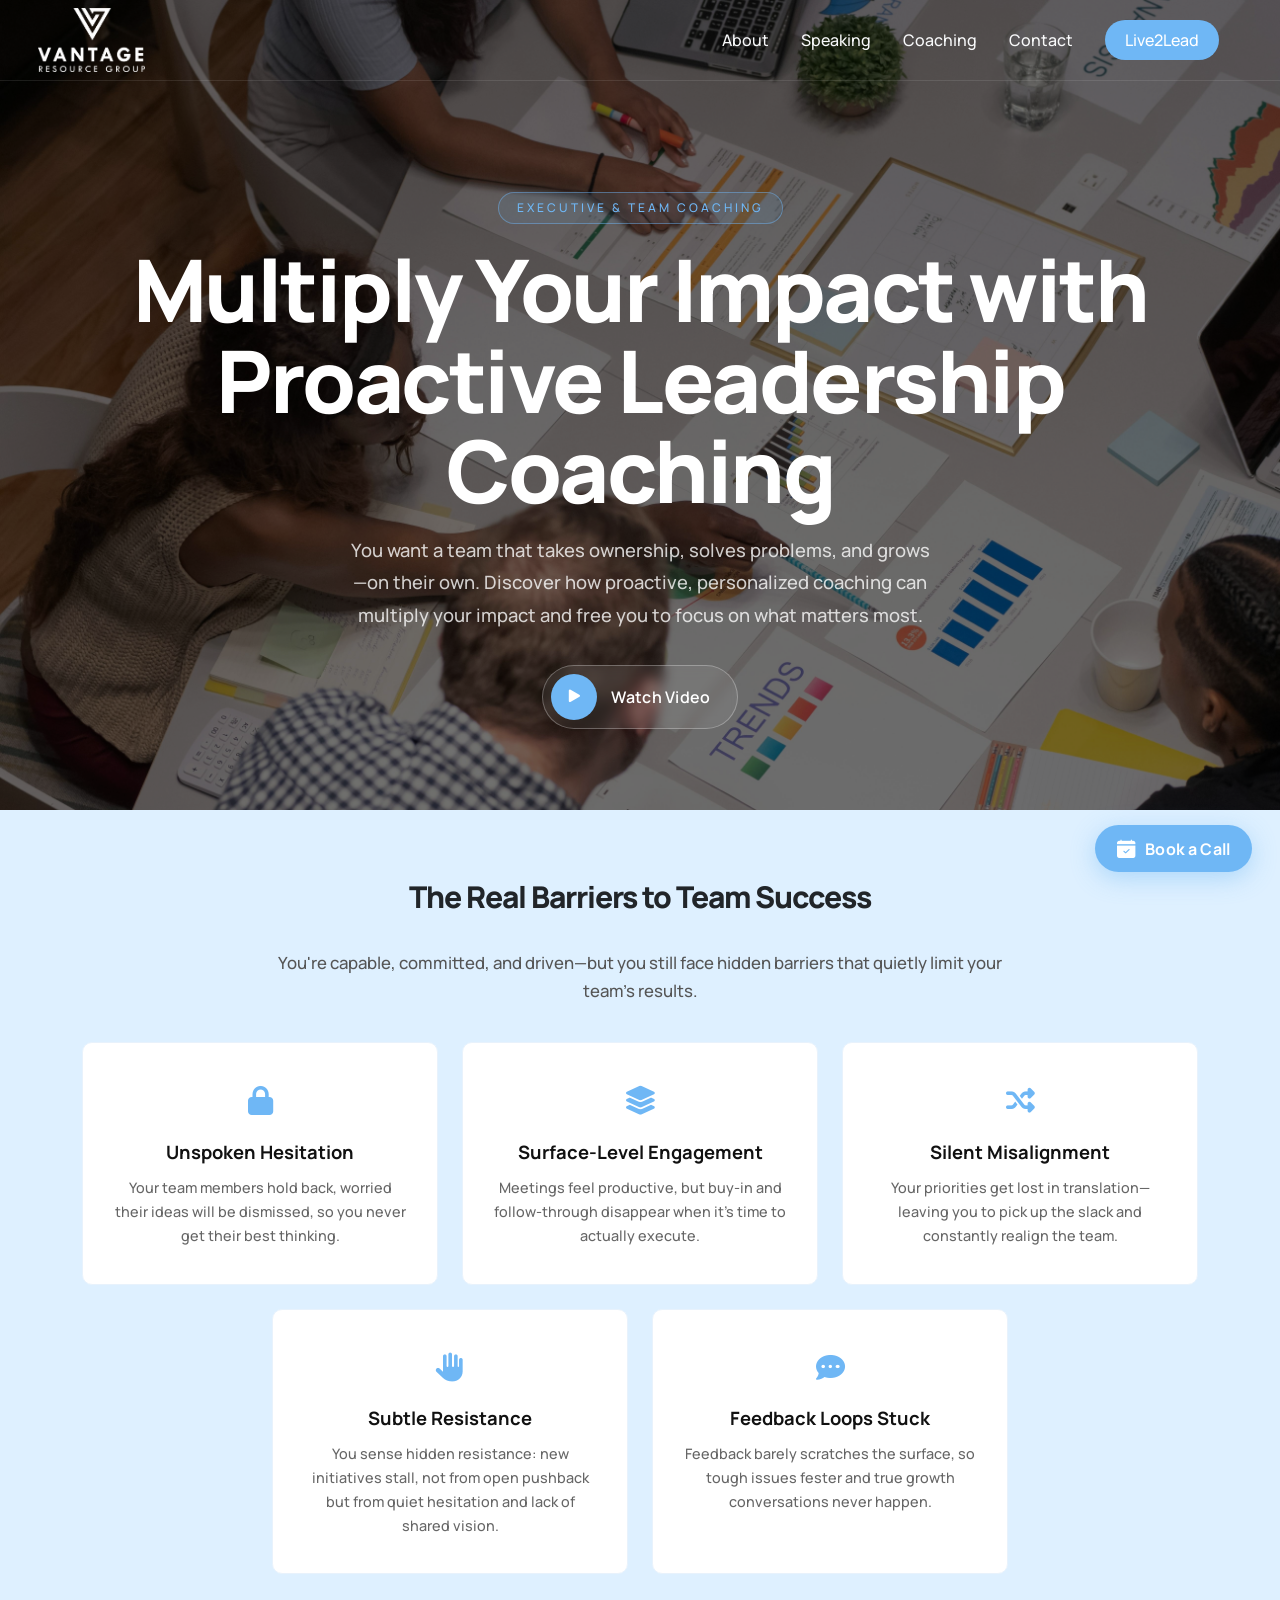
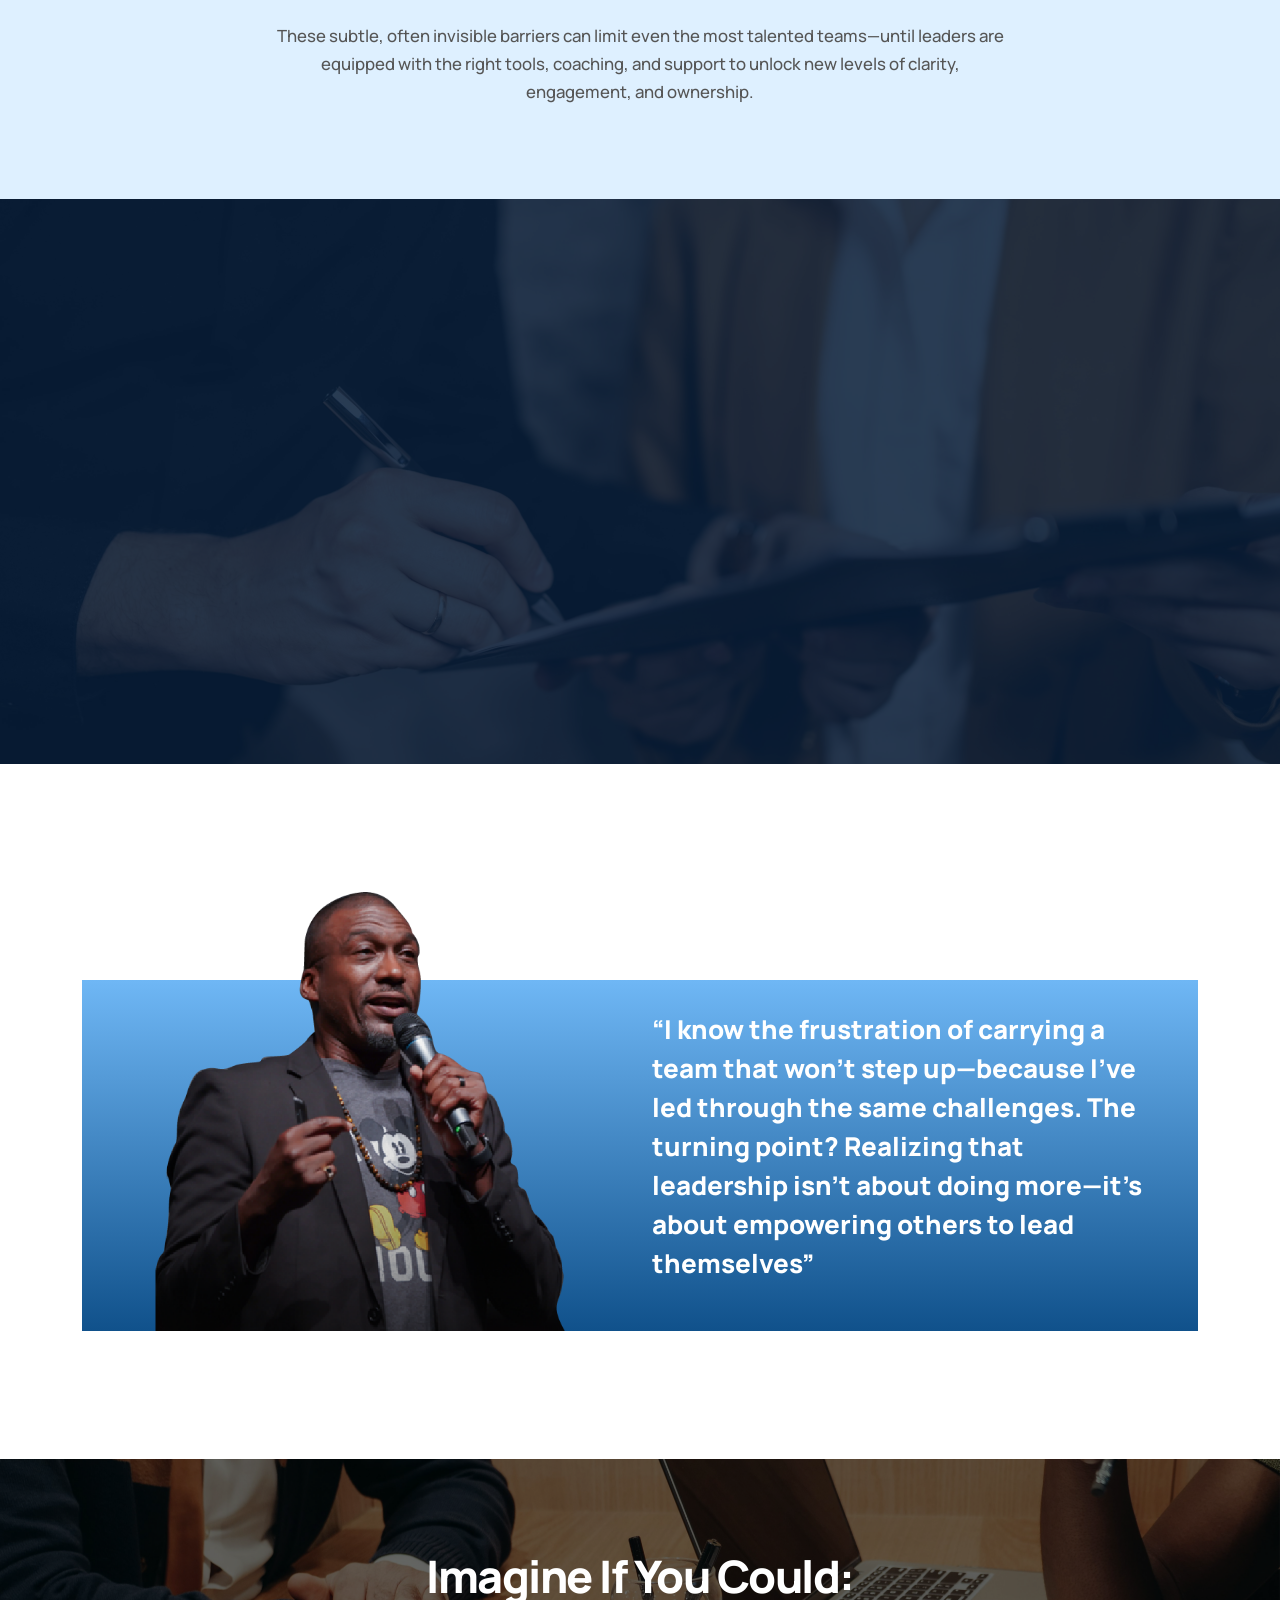
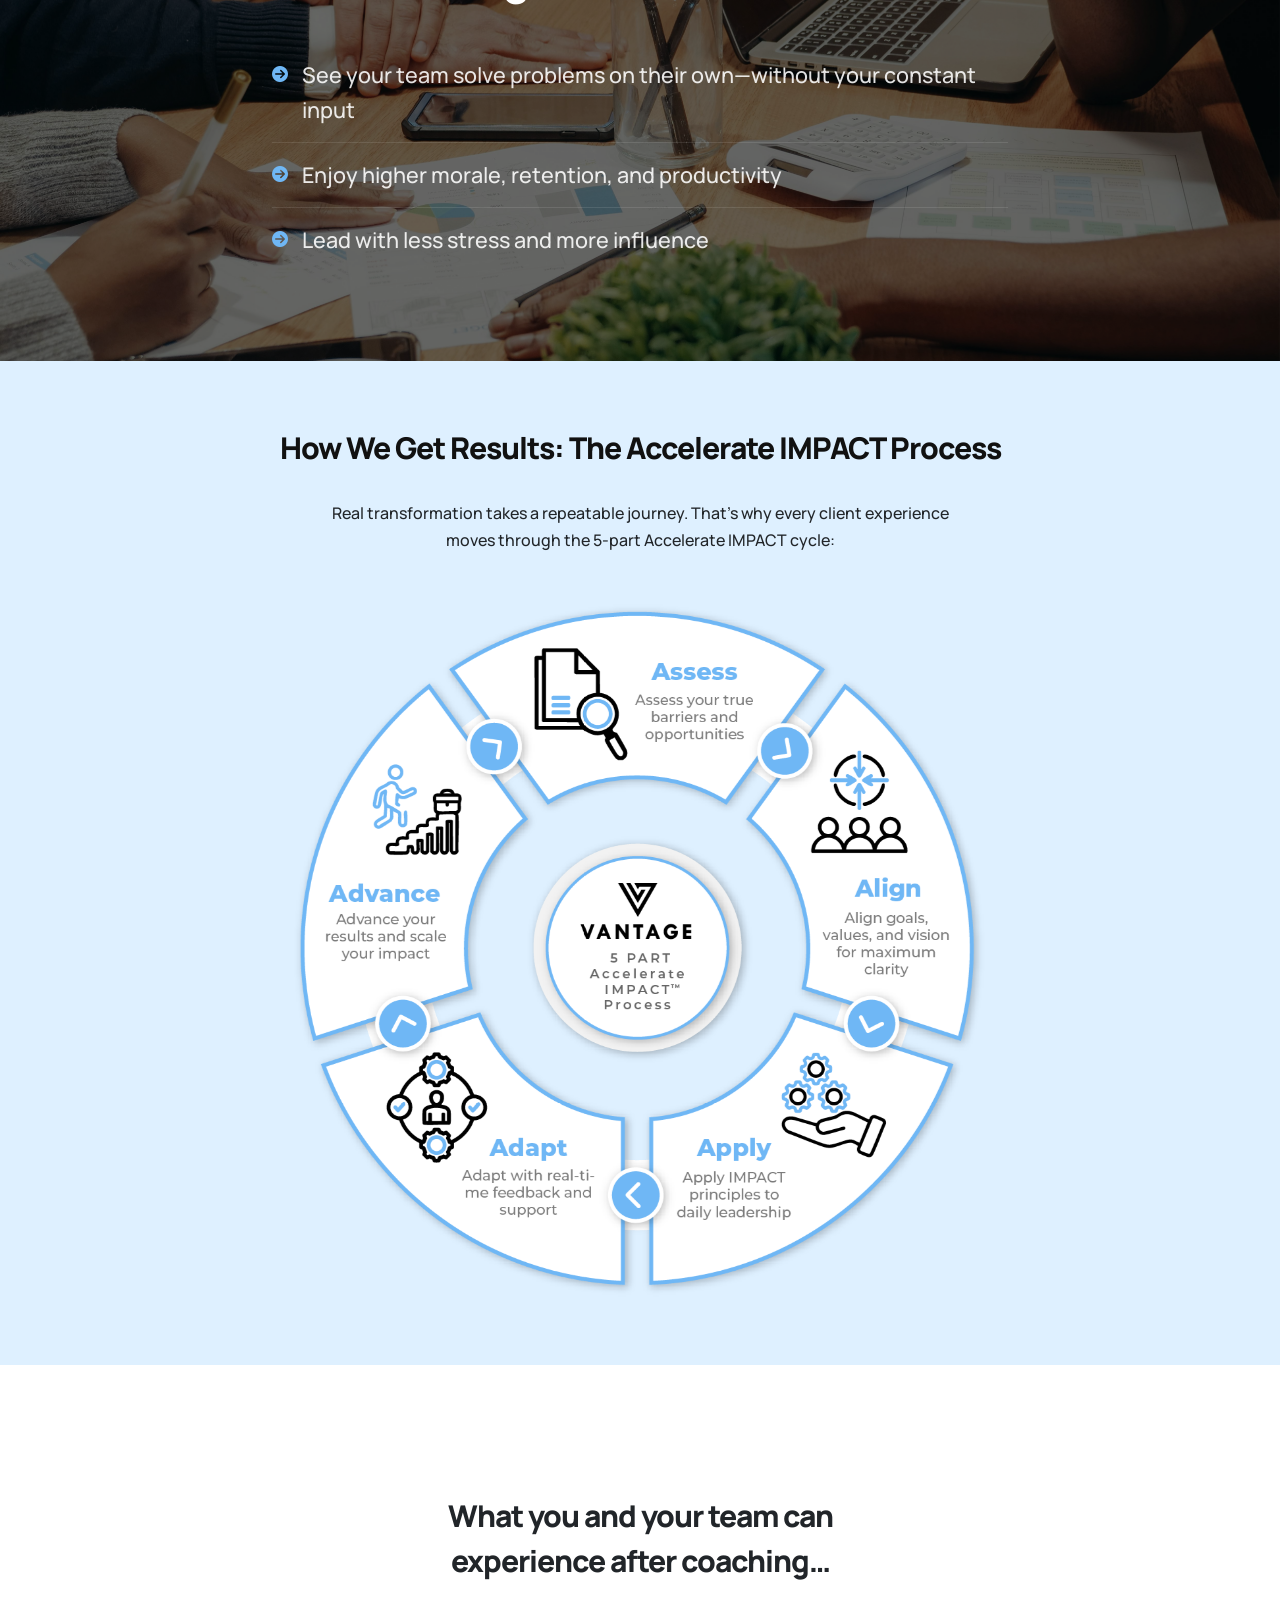
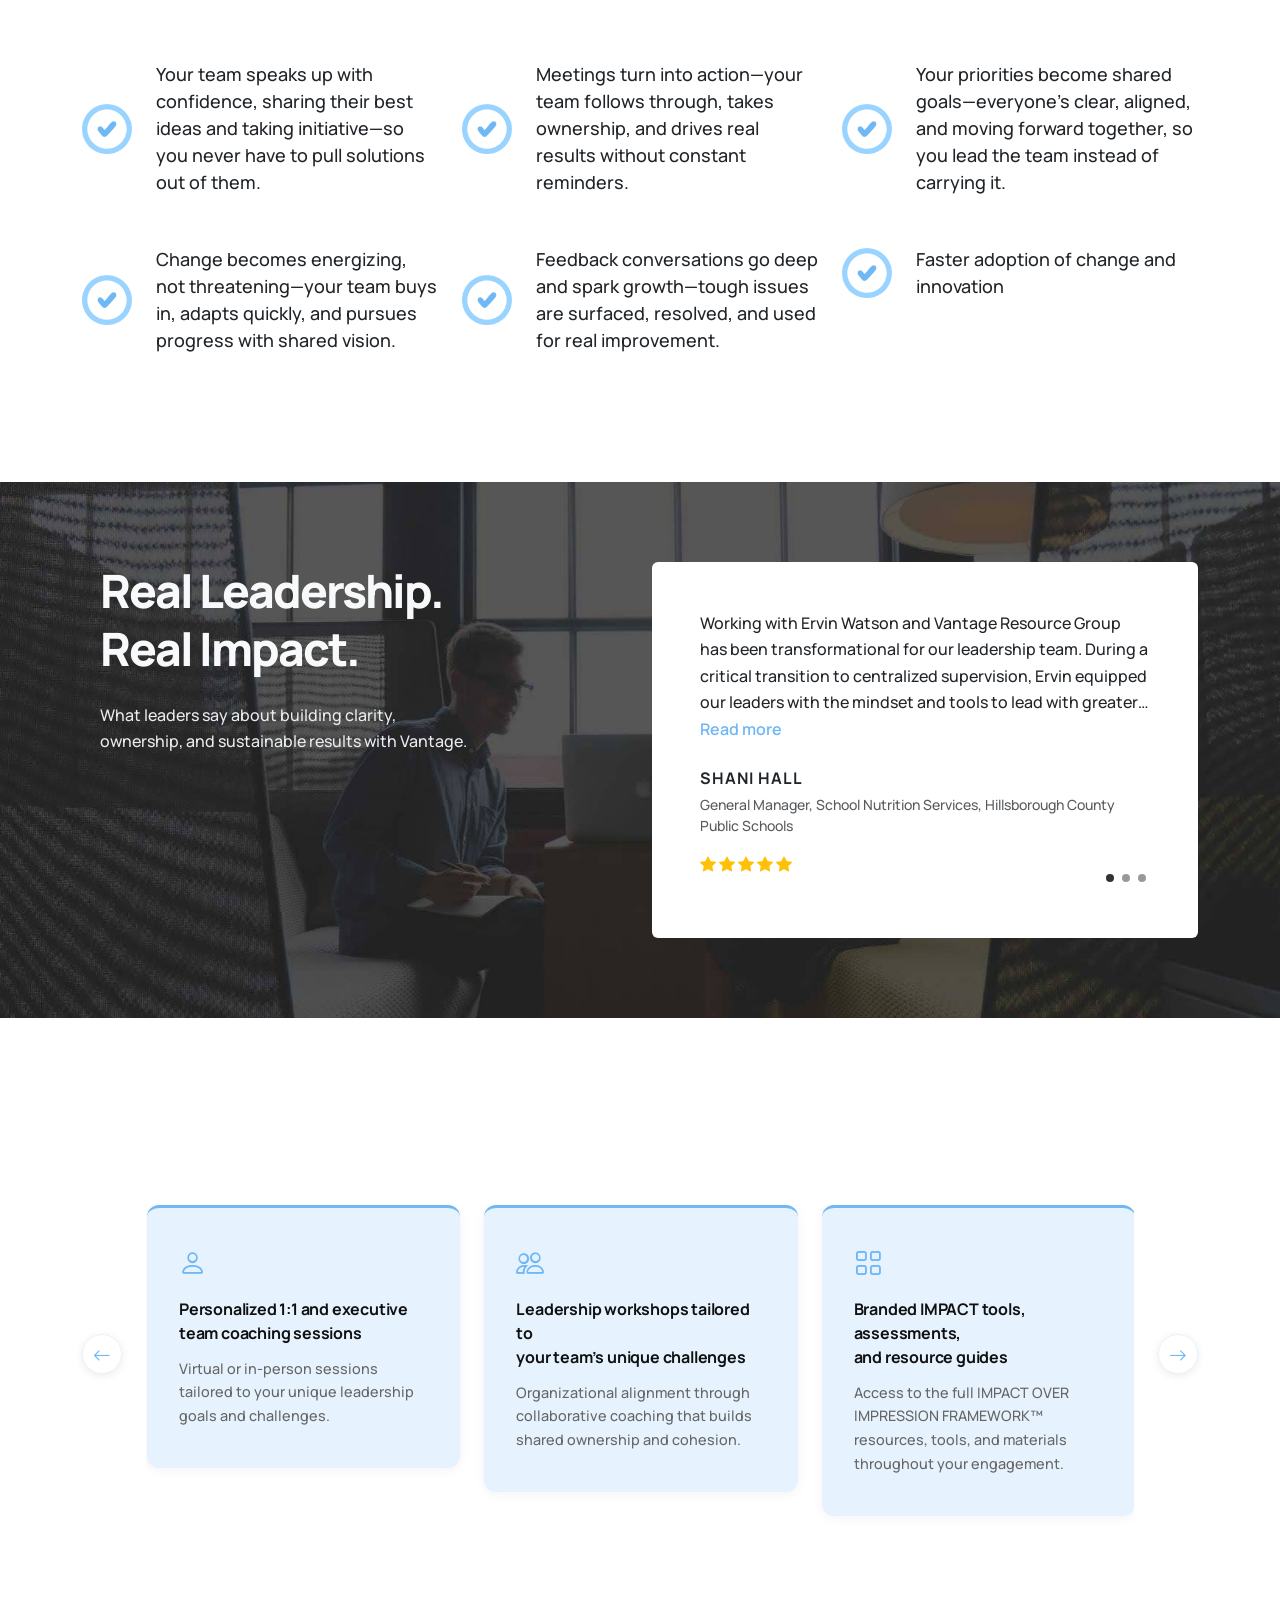
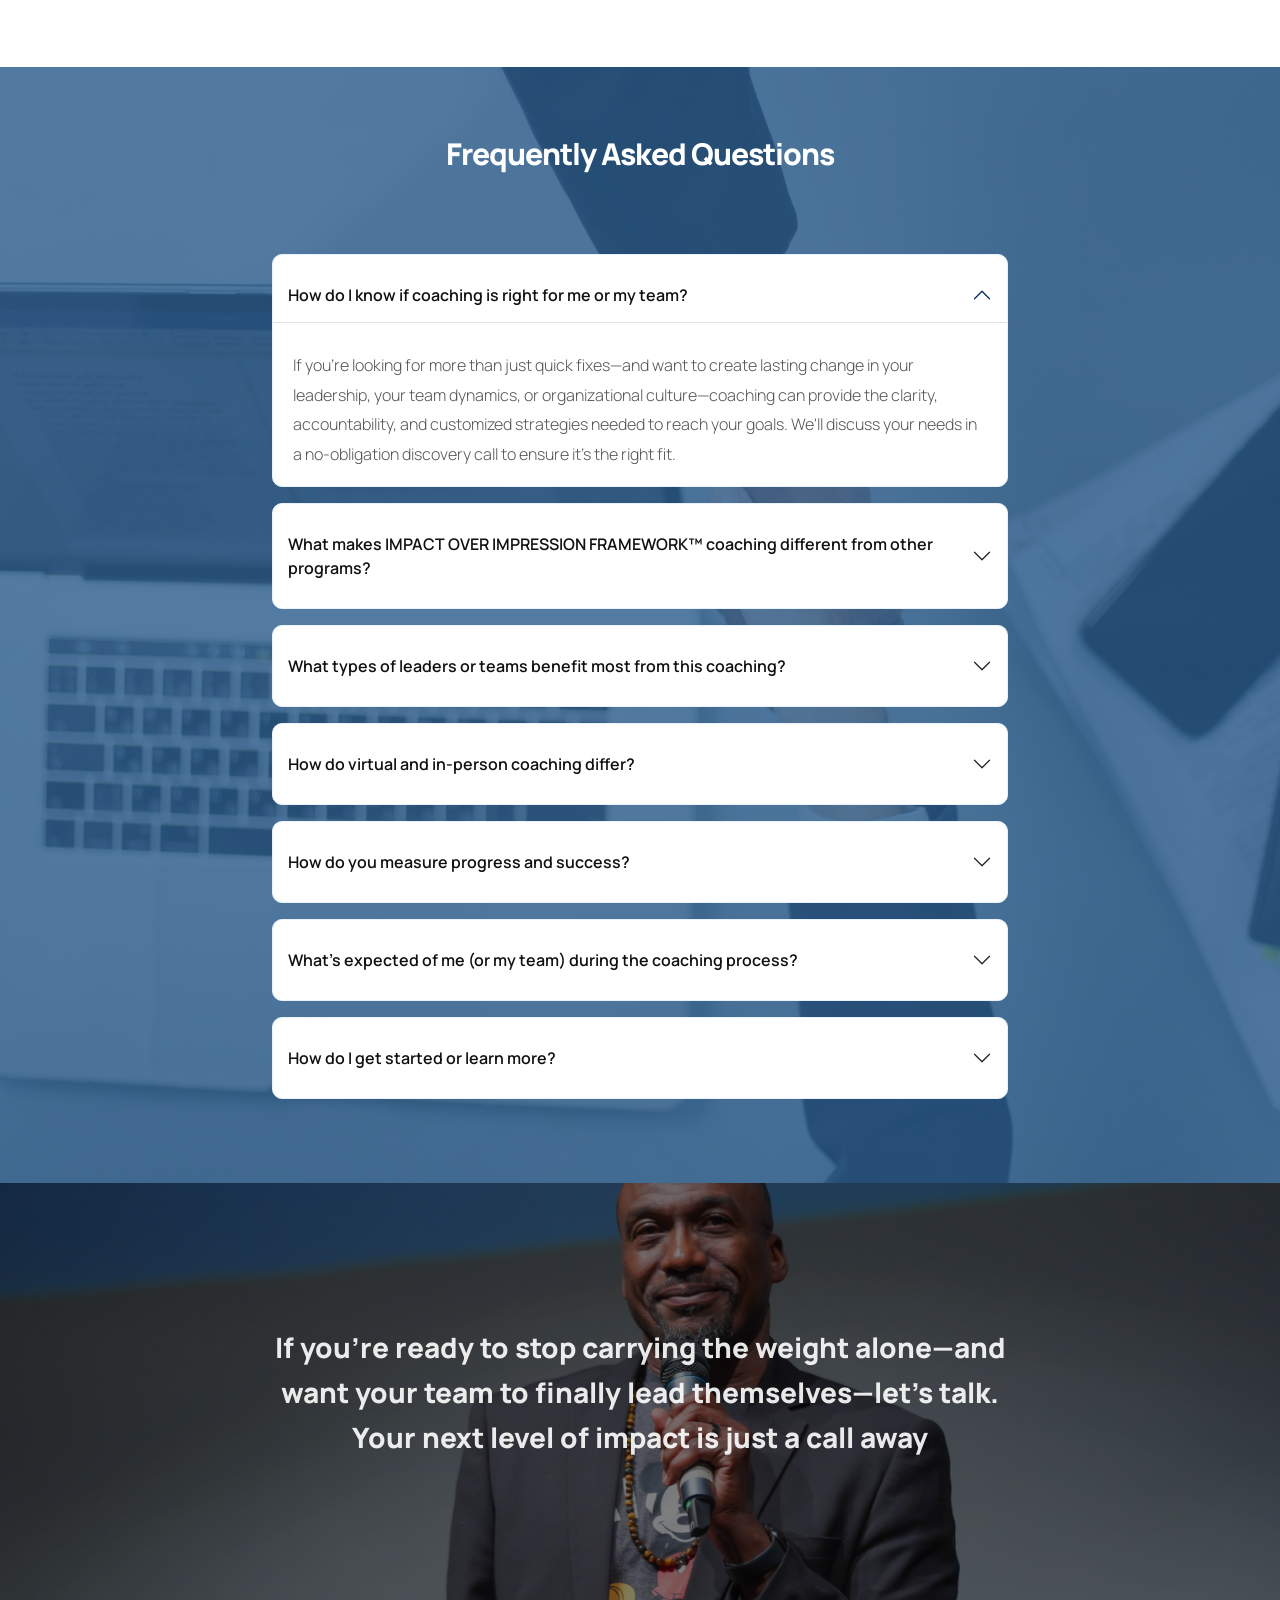
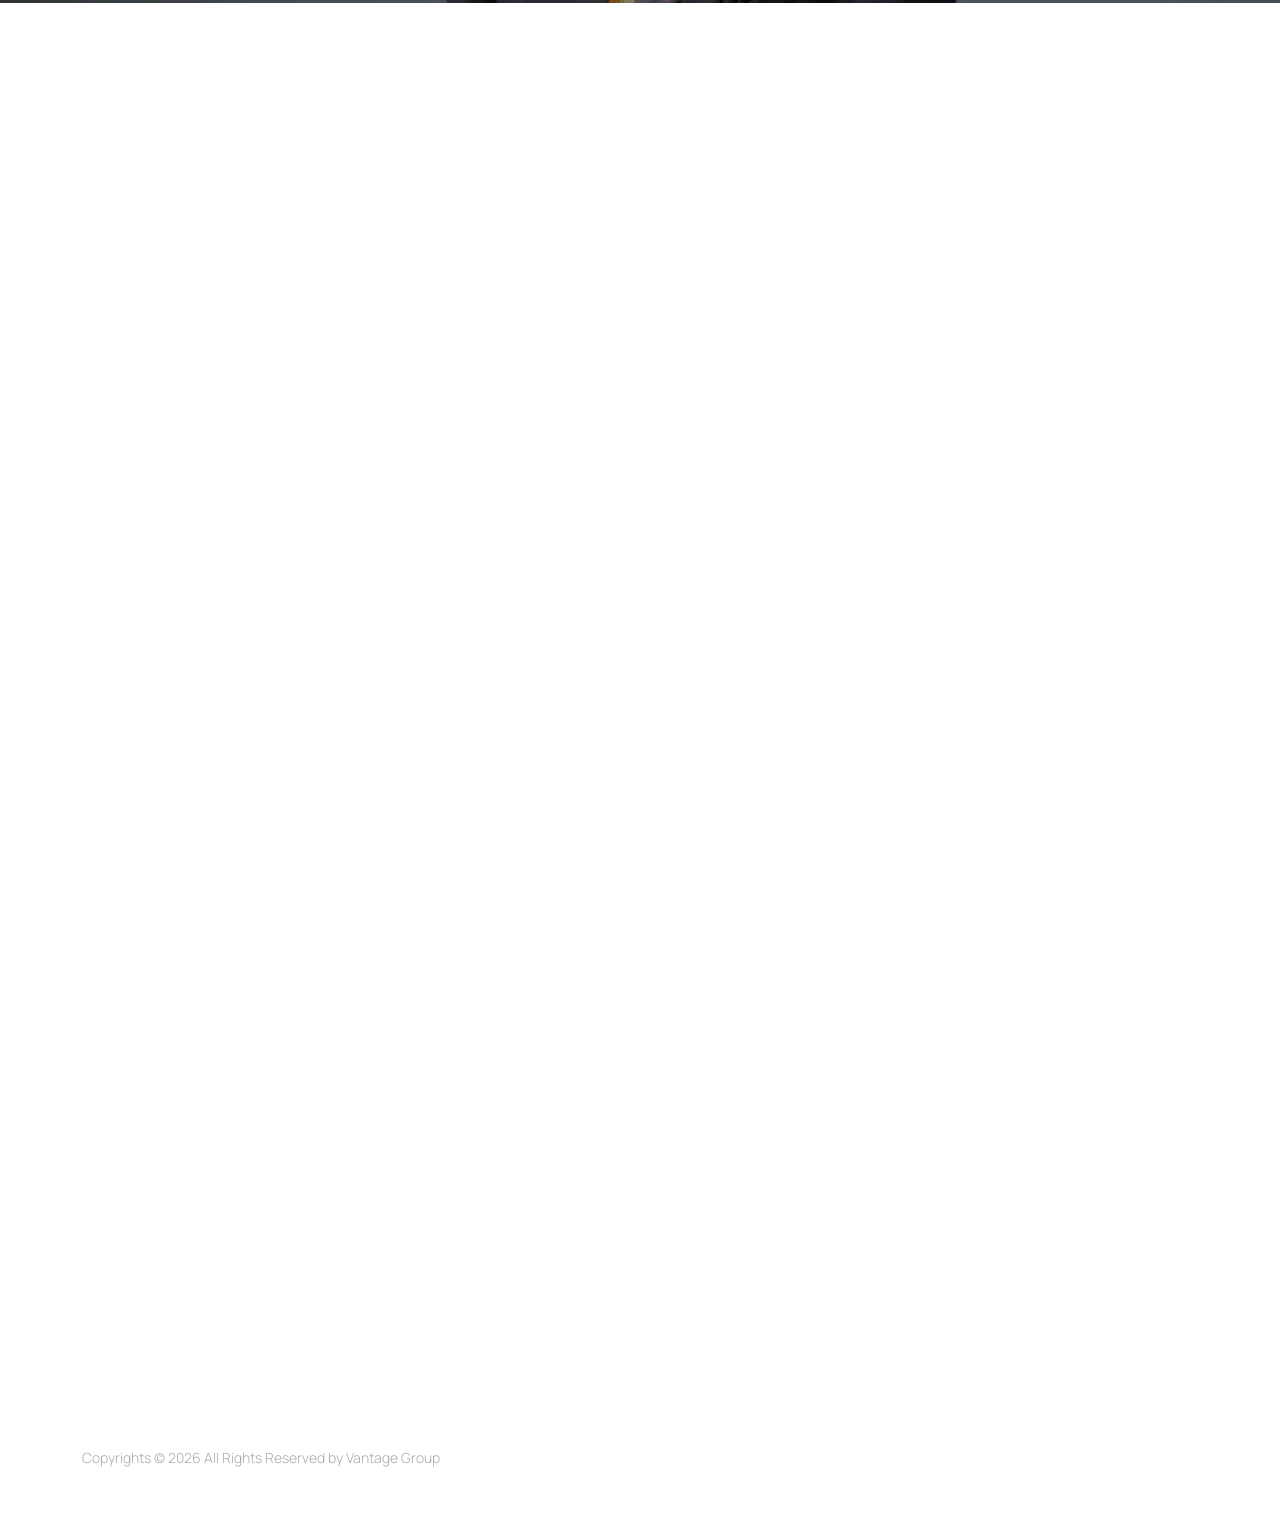
<file: coaching.html>
<!DOCTYPE html>
<html dir="ltr" lang="en-US">

<head>

	<meta http-equiv="content-type" content="text/html; charset=utf-8">
	<meta http-equiv="x-ua-compatible" content="IE=edge">
	<meta name="author" content="SemiColonWeb">
	<meta name="description"
		content="Executive and team coaching with Ervin Watson - build proactive, self-led leaders through the proven IMPACT OVER IMPRESSION FRAMEWORK™ at Vantage Resource Group.">

	<!-- Favicon -->
	<link rel="icon" type="image/x-icon" href="images/favicon.ico">

	<!-- Font Imports -->
	<link rel="preconnect" href="https://fonts.googleapis.com">
	<link rel="preconnect" href="https://fonts.gstatic.com" crossorigin>
	<link href="https://fonts.googleapis.com/css2?family=Manrope:wght@300;400;500;600;700;800&display=swap"
		rel="stylesheet">

	<!-- Core Style -->
	<link rel="stylesheet" href="style.css">

	<!-- Font Icons (CDN) -->
	<link rel="stylesheet" href="https://cdnjs.cloudflare.com/ajax/libs/font-awesome/6.5.1/css/all.min.css">
	<link rel="stylesheet" href="https://cdn.jsdelivr.net/npm/bootstrap-icons@1.11.2/font/bootstrap-icons.min.css">
	<link rel="stylesheet" href="https://unicons.iconscout.com/release/v4.0.8/css/line.css">
	<link rel="stylesheet" href="css/font-icons.css">
	<link rel="stylesheet" href="css/et-line.css">

	<!-- Plugins/Components CSS -->
	<link rel="stylesheet" href="css/swiper.css">

	<!-- Niche Demos -->
	<link rel="stylesheet" href="css/business.css">

	<!-- Custom CSS -->
	<link rel="stylesheet" href="css/custom.css">
	<meta name="viewport" content="width=device-width, initial-scale=1">

	<title>Coaching | Vantage Resource Group</title>

</head>

<body class="stretched">

	<!-- Document Wrapper
	============================================= -->
	<div id="wrapper">

		<!-- Header
		============================================= -->
		<header id="header" class="full-header transparent-header dark header-size-md" data-sticky-class="not-dark"
			data-responsive-class="not-dark" data-sticky-offset="full" data-sticky-offset-negative="auto">
			<div id="header-wrap">
				<div class="container">
					<div class="header-row">

						<!-- Logo
						============================================= -->
						<div id="logo">
							<a href="index.html">
								<img class="logo-default p-2" srcset="images/logo-dark.png, images/logo-dark@2x.png 2x"
									src="images/logo-dark@2x.png" alt="Vantage Logo">
								<img class="logo-dark p-2" srcset="images/logo.png, images/logo@2x.png 2x"
									src="images/logo@2x.png" alt="Vantage Logo">
							</a>
						</div><!-- #logo end -->

						<div class="primary-menu-trigger">
							<button class="cnvs-hamburger" type="button" title="Open Mobile Menu">
								<span class="cnvs-hamburger-box"><span class="cnvs-hamburger-inner"></span></span>
							</button>
						</div>

						<!-- Primary Navigation
						============================================= -->
						<nav class="primary-menu">
							<ul class="menu-container">
								<li class="menu-item"><a class="menu-link" href="about.html">
										<div>About</div>
									</a></li>
								<li class="menu-item"><a class="menu-link" href="speaking.html">
										<div>Speaking</div>
									</a></li>
								<li class="menu-item current-menu-item"><a class="menu-link" href="coaching.html">
										<div>Coaching</div>
									</a></li>
								<li class="menu-item"><a class="menu-link" href="contact.html">
										<div>Contact</div>
									</a></li>
								<li class="menu-item vrg-nav-cta"><a class="menu-link" href="live2lead.html">
										<div>Live2Lead</div>
									</a></li>
							</ul>
						</nav><!-- #primary-menu end -->

					</div>
				</div>
			</div>
			<div class="header-wrap-clone"></div>
		</header><!-- #header end -->

		<!-- Hero
		============================================= -->
		<section id="coaching-hero" class="include-header dark">
			<div class="vrg-about-hero-bg">
				<video id="vrg-hero-bg-video" class="vrg-about-hero-img" muted playsinline webkit-playsinline
					preload="auto" poster="images/coaching/bg-coaching.jpg">
					<source src="images/coaching/bg-video.mp4" type="video/mp4">
				</video>
				<div class="vrg-about-hero-overlay"></div>
			</div>
			<div class="container vrg-about-hero-content mobile-about">
				<p class="vrg-about-eyebrow">Executive &amp; Team Coaching</p>
				<h1 class="vrg-about-hero-title">Multiply Your Impact with Proactive Leadership Coaching</h1>
				<p class="vrg-about-hero-sub">You want a team that takes ownership, solves problems, and grows—on
					their own. Discover how proactive, personalized coaching can multiply your impact and free you
					to focus on what matters most.</p>
				<button type="button" class="vrg-hero-play" data-bs-toggle="modal"
					data-bs-target="#vrg-coaching-video-modal">
					<span class="vrg-hero-play-icon"><i class="bi-play-fill"></i></span>
					<span>Watch Video</span>
				</button>
			</div>
		</section><!-- #coaching-hero end -->

		<!-- Content ============================================= -->
		<section id="content">
			<div class="content-wrap pb-0 pt-0" style="z-index: 1;">

				<!-- 2 & 3. Problem + Pain
				============================================= -->
				<div class="section"
					style="background-color: #def0ff; margin-top: 0 !important; margin-bottom: 0 !important;">
					<div class="container">

						<div class="row justify-content-center mb-2">
							<div class="col-lg-8 text-center" data-animate="fadeInUp">
								<h2 class="text-transform-none" style="letter-spacing: -1px;">The Real Barriers to Team
									Success</h2>
								<p class="vrg-mission-statement mt-3">You're capable, committed, and driven—but you
									still
									face hidden barriers that quietly limit your team's results.</p>
							</div>
						</div>

						<div class="row g-4 justify-content-center">

							<div data-animate="fadeInLeft" class="col-sm-6 col-lg-4">
								<div class="vrg-value-card">
									<div class="vrg-value-icon"><i class="fa-solid fa-lock"></i></div>
									<h5 class="vrg-value-title">Unspoken Hesitation</h5>
									<p class="vrg-value-desc">Your team members hold back, worried their ideas will be
										dismissed, so you never get their best thinking.</p>
								</div>
							</div>

							<div data-animate="fadeInUp" class="col-sm-6 col-lg-4">
								<div class="vrg-value-card">
									<div class="vrg-value-icon"><i class="fa-solid fa-layer-group"></i></div>
									<h5 class="vrg-value-title">Surface-Level Engagement</h5>
									<p class="vrg-value-desc">Meetings feel productive, but buy-in and follow-through
										disappear when it's time to actually execute.</p>
								</div>
							</div>

							<div data-animate="fadeInRight" class="col-sm-6 col-lg-4">
								<div class="vrg-value-card">
									<div class="vrg-value-icon"><i class="fa-solid fa-shuffle"></i></div>
									<h5 class="vrg-value-title">Silent Misalignment</h5>
									<p class="vrg-value-desc">Your priorities get lost in translation—leaving you to
										pick up the slack and constantly realign the team.</p>
								</div>
							</div>

							<div data-animate="fadeInLeft" class="col-sm-6 col-lg-4">
								<div class="vrg-value-card">
									<div class="vrg-value-icon"><i class="fa-solid fa-hand"></i></div>
									<h5 class="vrg-value-title">Subtle Resistance</h5>
									<p class="vrg-value-desc">You sense hidden resistance: new initiatives stall, not
										from open pushback but from quiet hesitation and lack of shared vision.</p>
								</div>
							</div>

							<div data-animate="fadeInRight" class="col-sm-6 col-lg-4">
								<div class="vrg-value-card">
									<div class="vrg-value-icon"><i class="fa-solid fa-comment-dots"></i></div>
									<h5 class="vrg-value-title">Feedback Loops Stuck</h5>
									<p class="vrg-value-desc">Feedback barely scratches the surface, so tough issues
										fester and true growth conversations never happen.</p>
								</div>
							</div>

						</div>

						<div class="row justify-content-center mt-5">
							<div class="col-lg-8 text-center" data-animate="fadeInUp">
								<p class="vrg-mission-statement">These subtle, often invisible barriers can limit even
									the most talented teams—until leaders are equipped with the right tools, coaching,
									and support to unlock new levels of clarity, engagement, and ownership.</p>
							</div>
						</div>

					</div>
				</div><!-- Problem + Pain end -->

				<!-- What It Feels Like Banner
				============================================= -->
				<div class="vrg-feels-banner">
					<img src="images/coaching/bg-frustration.jpg" alt="whatitfeelslike" class="vrg-feels-banner-bg">
					<div class="vrg-feels-banner-overlay"></div>
					<div class="container vrg-feels-banner-content">
						<div class="row justify-content-center">
							<div class="col-lg-7" data-animate="fadeInUp">
								<h2 class="text-white mb-4" style="font-weight: 800; letter-spacing: -1px;">What It
									Feels Like:</h2>
								<ul class="vrg-feels-list">
									<li><i class="fa-solid fa-circle-arrow-right"></i>Overwhelmed by daily crises, never
										finding time for strategy</li>
									<li><i class="fa-solid fa-circle-arrow-right"></i>Frustrated as your feedback gets
										tuned out or ignored</li>
									<li><i class="fa-solid fa-circle-arrow-right"></i>Teams that do the minimum and
										seldom take true ownership</li>
									<li><i class="fa-solid fa-circle-arrow-right"></i>Carrying the weight of everyone's
										problems on your shoulders</li>
									<li><i class="fa-solid fa-circle-arrow-right"></i>Longing for proactive, engaged
										team members who step up</li>
								</ul>
							</div>
						</div>
					</div>
				</div><!-- What It Feels Like end -->

				<!-- Erwin section -->
				<div data-animate="fadeInUp" class="section bg-transparent">
					<div class="container">
						<!-- Mobile image above gradient -->
						<div class="d-block d-lg-none text-center">
							<img src="images/conference2.png" alt="..." style="max-height: 280px; object-fit: contain;">
						</div>

						<div class="promo px-5"
							style="background: linear-gradient(transparent 20%, #6fb7f5 20%, #10518b);">
							<div class="row align-items-center">
								<div class="col-12 col-lg-5 d-none d-lg-block">
									<img src="images/conference2.png" alt="..." class="ms-lg-4">
								</div>
								<div class="col-1"></div>
								<div class="col-12 col-lg-6 pb-4 pb-lg-0" style="padding-top: 70px;">
									<h3 class="text-white">“I know the frustration of carrying a team that won’t step
										up—because I’ve led through the same challenges. The turning point? Realizing
										that leadership isn’t about doing more—it’s about empowering others to lead
										themselves”
									</h3>
								</div>
							</div>
						</div>
					</div>
				</div>


				<!-- 4. Premise
				============================================= -->
				<div data-animate="fadeIn" class="parallax scroll-detect mt-0 mb-0 border-top-0">
					<img src="images/coaching/bg-parallax.jpg" class="parallax-bg">
					<div class="parallax-overlay"></div>
					<div class="container" style="padding-top: 90px; padding-bottom: 90px;">
						<div class="row justify-content-center">
							<div class="col-lg-8 text-center dark">
								<h2 class="vrg-approach-title">Imagine If You Could:</h2>
								<ul class="vrg-feels-list"
									style="display: inline-block; text-align: left; margin-top: 16px;">
									<li><i class="fa-solid fa-circle-arrow-right"></i>See your team solve problems on
										their own—without your constant input</li>
									<li><i class="fa-solid fa-circle-arrow-right"></i>Enjoy higher morale, retention,
										and productivity</li>
									<li><i class="fa-solid fa-circle-arrow-right"></i>Lead with less stress and more
										influence</li>
								</ul>
							</div>
						</div>
					</div>
				</div><!-- Premise end -->


				<!-- Accelerate with IMPACT — 5 A's connected process
				============================================= -->
				<div class="section" style="background-color: #def0ff; margin-top: 0 !important;">
					<div class="container">

						<div class="text-center mb-5" data-animate="fadeInUp">
							<h2 class="text-transform-none" style="color: #111; letter-spacing: -1px;">How We Get
								Results: The Accelerate IMPACT Process</h2>
							<p class="mt-2" style="max-width: 620px; margin: 0 auto;">Real transformation takes a
								repeatable journey. That’s why every client experience moves through the 5-part
								Accelerate IMPACT cycle:</p>
						</div>

						<div class="text-center" data-animate="fadeInUp">
							<img src="images/vantage-5-part-process.png" alt="The Accelerate IMPACT 5-Part Process"
								style="max-width: 700px; width: 100%; height: auto;">
						</div>

					</div>
				</div>

				<!-- 6. Payoff - Key Outcomes
				============================================= -->
				<div class="section bg-transparent">
					<div class="container">
						<div class="row justify-content-center mb-5">
							<div class="col-lg-7 text-center" data-animate="fadeInUp">
								<h2 class="text-transform-none" style="letter-spacing: -1px;">What you and your team can
									<br> experience after coaching…
								</h2>

							</div>
						</div>

						<div class="row justify-content-center col-mb-50">

							<div data-animate="slideInLeft" class="col-sm-6 col-lg-4">
								<div class="feature-box fbox-plain">
									<div style="width: auto !important;" class="fbox-icon">
										<a href="#"><img src="images/check.png" alt=""></a>
									</div>
									<div class="fbox-content">
										<h3 class="text-transform-none fw-medium ls-0">Your team speaks up with
											confidence, sharing their best ideas and taking initiative—so you never have
											to pull solutions out of them.</h3>
									</div>
								</div>
							</div>

							<div data-animate="slideInUp" class="col-sm-6 col-lg-4">
								<div class="feature-box fbox-plain">
									<div style="width: auto !important;" class="fbox-icon">
										<a href="#"><img src="images/check.png" alt=""></a>
									</div>
									<div class="fbox-content">
										<h3 class="text-transform-none fw-medium ls-0">Meetings turn into action—your
											team follows through, takes ownership, and drives real results without
											constant reminders.</h3>
									</div>
								</div>
							</div>

							<div data-animate="slideInRight" class="col-sm-6 col-lg-4">
								<div class="feature-box fbox-plain">
									<div style="width: auto !important;" class="fbox-icon">
										<a href="#"><img src="images/check.png" alt=""></a>
									</div>
									<div class="fbox-content">
										<h3 class="text-transform-none fw-medium ls-0">Your priorities become shared
											goals—everyone's clear, aligned, and moving forward together, so you lead
											the team instead of carrying it.</h3>
									</div>
								</div>
							</div>

							<div data-animate="slideInLeft" class="col-sm-6 col-lg-4">
								<div class="feature-box fbox-plain">
									<div style="width: auto !important;" class="fbox-icon">
										<a href="#"><img src="images/check.png" alt=""></a>
									</div>
									<div class="fbox-content">
										<h3 class="text-transform-none fw-medium ls-0">Change becomes energizing, not
											threatening—your team buys in, adapts quickly, and pursues progress with
											shared vision.</h3>
									</div>
								</div>
							</div>

							<div data-animate="slideInUp" class="col-sm-6 col-lg-4">
								<div class="feature-box fbox-plain">
									<div style="width: auto !important;" class="fbox-icon">
										<a href="#"><img src="images/check.png" alt=""></a>
									</div>
									<div class="fbox-content">
										<h3 class="text-transform-none fw-medium ls-0">Feedback conversations go deep
											and spark growth—tough issues are surfaced, resolved, and used for real
											improvement.</h3>
									</div>
								</div>
							</div>

							<div data-animate="slideInRight" class="col-sm-6 col-lg-4">
								<div class="feature-box fbox-plain">
									<div style="width: auto !important;" class="fbox-icon">
										<a href="#"><img src="images/check.png" alt=""></a>
									</div>
									<div class="fbox-content">
										<h3 class="text-transform-none fw-medium ls-0">Faster adoption of change and
											innovation</h3>
									</div>
								</div>
							</div>

						</div>
					</div>
				</div><!-- Payoff end -->

				<!-- Testimonials 
				============================================= -->
				<div class="section parallax scroll-detect mt-0 mb-0 border-top-0">
					<img src="images/sections/2.jpg" class="parallax-bg">
					<div class="container">

						<div class="row col-mb-50 cleafix">
							<div data-animate="fadeInLeft" class="col-md-6 dark" style="padding-left: 30px;">
								<div class="heading-block mb-4 border-0">
									<h3 class="text-transform-none"
										style="font-size: 46px; font-weight: 700; letter-spacing: -2px; line-height: 58px">
										Real Leadership. <br>Real Impact.</h3>
								</div>
								<p>What leaders say about building clarity, <br>ownership, and sustainable results with
									Vantage.</p>
							</div>

							<!-- Testimonials slider
							============================================= -->
							<div data-animate="fadeInRight" class="col-md-6">
								<div class="fslider testimonial bg-white p-5 rounded" data-animation="slide"
									data-arrows="false">
									<div class="flexslider">
										<div class="slider-wrap">
											<div class="slide">
												<p class="mb-4 font-primary">Working with Ervin Watson and Vantage
													Resource Group has been transformational for our leadership team.
													During a critical transition to centralized supervision, Ervin
													equipped our leaders with the mindset and tools to lead with greater
													accountability, confidence, and intention. His ability to connect
													with leaders and translate insight into practical action led to
													stronger communication, ownership, and decision-making across our
													team. I highly recommend Ervin to any organization looking to build
													stronger leaders and create lasting impact.</p>
												<h4 class="h6 mb-1 fw-bold text-uppercase ls-1">Shani Hall</h4>
												<small class="text-muted d-block mb-3">General Manager, School Nutrition
													Services, Hillsborough County Public Schools</small>
												<div>
													<i class="bi-star-fill text-warning"></i>
													<i class="bi-star-fill text-warning"></i>
													<i class="bi-star-fill text-warning"></i>
													<i class="bi-star-fill text-warning"></i>
													<i class="bi-star-fill text-warning"></i>
												</div>
											</div>
											<div class="slide">
												<p class="mb-4 font-primary">I had the opportunity to partner with Ervin
													Watson while he worked with leaders across my organization. His
													approach goes beyond inspiration—he creates space for leaders to
													better understand themselves, how they show up, and how their
													behaviors impact the people they lead. Ervin has a rare ability to
													connect with leaders at every level and translate personality and
													behavioral insights into practical, actionable growth. The sessions
													he facilitated were engaging, insightful, and meaningful, and I saw
													immediate value in how our leaders reflected, communicated, and led
													more intentionally as a result. I would highly recommend Ervin to
													any organization looking to develop stronger, more self-aware
													leaders.</p>
												<h4 class="h6 mb-1 fw-bold text-uppercase ls-1">Dexter Oliver</h4>
												<small class="text-muted d-block mb-3">Senior Vice President of
													Wholesale Technology, Truist Bank</small>
												<div>
													<i class="bi-star-fill text-warning"></i>
													<i class="bi-star-fill text-warning"></i>
													<i class="bi-star-fill text-warning"></i>
													<i class="bi-star-fill text-warning"></i>
													<i class="bi-star-fill text-warning"></i>
												</div>
											</div>
											<div class="slide">
												<p class="mb-4 font-primary">I knew that our team needed specific
													training in leadership but that our day-to-day responsibilities
													didn't allow me or my assistant to put together the in-depth
													training that was needed. Connecting with Ervin Watson has been just
													what we were looking for. There are many consultants who specialize
													in leadership development, but it was important to me to find
													someone who understood the school nutrition environment and the
													particular challenges of the field. Erv has been in the role that my
													folks are in so he is able to "meet them where they are" and team
													members are comfortable with him because he "gets" them. Although
													we're still in the early stages of the program Erv designed for us,
													I already feel he's making an impact on the team and I'm excited to
													see where we go and what we achieve with his help.</p>
												<h4 class="h6 mb-1 fw-bold text-uppercase ls-1">Tonya Grier, R.D., MPH
													CNP</h4>
												<small class="text-muted d-block mb-3">Director, Dothan City Schools
													(AL)</small>
												<div>
													<i class="bi-star-fill text-warning"></i>
													<i class="bi-star-fill text-warning"></i>
													<i class="bi-star-fill text-warning"></i>
													<i class="bi-star-fill text-warning"></i>
													<i class="bi-star-fill text-warning"></i>
												</div>
											</div>
										</div>
									</div>
								</div>
							</div>
						</div>
					</div>
				</div>

				<!-- 8. Promotion - What's Included
				============================================= -->
				<div class="section bg-white" style="margin-top: 0 !important;">
					<div class="container">

						<div class="row justify-content-center mb-5">
							<div class="col-lg-7 text-center" data-animate="fadeInUp">
								<h2 class="text-transform-none" style="letter-spacing: -1px;">Coaching Packages Include:
								</h2>
							</div>
						</div>

						<div class="vrg-offerings-wrap">
							<div id="oc-offerings" class="owl-carousel carousel-widget customjs"
								data-animate="fadeInUp">

								<div class="oc-item">
									<div class="vrg-offering-card" style="background-color: #e6f3ff;">
										<i class="bi bi-person vrg-offering-icon"></i>
										<h5 class="vrg-offering-title">Personalized 1:1 and executive <br> team coaching
											sessions</h5>
										<p class="vrg-offering-desc">Virtual or in-person sessions tailored to your
											unique leadership goals and challenges.</p>
									</div>
								</div>

								<div class="oc-item">
									<div class="vrg-offering-card" style="background-color: #e6f3ff;">
										<i class="bi bi-people vrg-offering-icon"></i>
										<h5 class="vrg-offering-title">Leadership workshops tailored to <br>your team’s
											unique challenges</h5>
										<p class="vrg-offering-desc">Organizational alignment through collaborative
											coaching that builds shared ownership and cohesion.</p>
									</div>
								</div>

								<div class="oc-item">
									<div class="vrg-offering-card" style="background-color: #e6f3ff;">
										<i class="bi bi-grid vrg-offering-icon"></i>
										<h5 class="vrg-offering-title">Branded IMPACT tools, assessments, <br> and
											resource guides</h5>
										<p class="vrg-offering-desc">Access to the full IMPACT OVER IMPRESSION FRAMEWORK™ resources,
											tools, and materials throughout your engagement.</p>
									</div>
								</div>

								<div class="oc-item">
									<div class="vrg-offering-card" style="background-color: #e6f3ff;">
										<i class="bi bi-chat-dots vrg-offering-icon"></i>
										<h5 class="vrg-offering-title">Ongoing accountability <br>check-ins and support
										</h5>
										<p class="vrg-offering-desc">Continuous support via email, progress check-ins,
											and leadership huddles to keep momentum going.</p>
									</div>
								</div>

								<div class="oc-item">
									<div class="vrg-offering-card" style="background-color: #e6f3ff;">
										<i class="bi bi-clipboard-check vrg-offering-icon"></i>
										<h5 class="vrg-offering-title">Flexible, virtual or in-person <br> formats to
											fit your needs</h5>
										<p class="vrg-offering-desc">Personalized action plans with clear milestones and
											accountability tracking to drive measurable results.</p>
									</div>
								</div>

								<div class="oc-item">
									<div class="vrg-offering-card" style="background-color: #e6f3ff;">
										<i class="bi bi-clipboard-check vrg-offering-icon"></i>
										<h5 class="vrg-offering-title">Access to Best-in-Class <br>Leadership
											Certifications</h5>
										<p class="vrg-offering-desc">Enhance your coaching experience with access to a
											suite of world-class leadership development certifications, available as
											supplemental learning for you or your team.
											<a href="#" class="vrg-read-more" data-bs-toggle="modal"
												data-bs-target="#vrg-cert-modal">Read more</a>
										</p>
									</div>
								</div>
							</div><!-- oc-offerings end -->
						</div><!-- vrg-offerings-wrap end -->
					</div><!-- container end -->
				</div><!-- Promotion end -->


				<!-- 11. FAQs
				============================================= -->
				<div class="section"
					style="position: relative; background-image: url('images/speaking/bg-questions.jpg'); background-size: cover; background-position: center; margin-bottom: 0 !important;">
					<div style="position: absolute; inset: 0; background: rgba(43, 93, 141, 0.803)"></div>
					<div class="container" style="position: relative; z-index: 1;">
						<div class="row justify-content-center mb-5">
							<div class="col-lg-7 text-center" data-animate="fadeInUp">
								<h2 class="text-transform-none text-white" style="letter-spacing: -1px;">Frequently
									Asked
									Questions</h2>
							</div>
						</div>

						<div class="row justify-content-center">
							<div class="col-lg-8" data-animate="fadeInUp">

								<div class="accordion" id="coaching-faq">

									<div class="accordion-item border-0 mb-3"
										style="border-radius: 10px; overflow: hidden; border: 1px solid #e8f2fc !important;">
										<h2 class="accordion-header">
											<button class="accordion-button fw-semibold" type="button"
												data-bs-toggle="collapse" data-bs-target="#cfaq1"
												style="font-family: 'Manrope', sans-serif; background: #fff; color: #111;">
												How do I know if coaching is right for me or my team?
											</button>
										</h2>
										<div id="cfaq1" class="accordion-collapse collapse show">
											<div class="accordion-body"
												style="font-weight: 300; color: #555; line-height: 1.85;">
												If you're looking for more than just quick fixes—and want to create
												lasting change in your leadership, your team dynamics, or organizational
												culture—coaching can provide the clarity, accountability, and customized
												strategies needed to reach your goals. We'll discuss your needs in a
												no-obligation discovery call to ensure it's the right fit.
											</div>
										</div>
									</div>

									<div class="accordion-item border-0 mb-3"
										style="border-radius: 10px; overflow: hidden; border: 1px solid #e8f2fc !important;">
										<h2 class="accordion-header">
											<button class="accordion-button collapsed fw-semibold" type="button"
												data-bs-toggle="collapse" data-bs-target="#cfaq2"
												style="font-family: 'Manrope', sans-serif; background: #fff; color: #111;">
												What makes IMPACT OVER IMPRESSION FRAMEWORK™ coaching different from other programs?
											</button>
										</h2>
										<div id="cfaq2" class="accordion-collapse collapse">
											<div class="accordion-body"
												style="font-weight: 300; color: #555; line-height: 1.85;">
												Every session is grounded in a proven, field-tested system that
												prioritizes action, accountability, and self-led growth. Our focus isn't
												just on managing problems, but on building leaders and teams who can
												solve them proactively—long after the coaching engagement ends.
											</div>
										</div>
									</div>

									<div class="accordion-item border-0 mb-3"
										style="border-radius: 10px; overflow: hidden; border: 1px solid #e8f2fc !important;">
										<h2 class="accordion-header">
											<button class="accordion-button collapsed fw-semibold" type="button"
												data-bs-toggle="collapse" data-bs-target="#cfaq3"
												style="font-family: 'Manrope', sans-serif; background: #fff; color: #111;">
												What types of leaders or teams benefit most from this coaching?
											</button>
										</h2>
										<div id="cfaq3" class="accordion-collapse collapse">
											<div class="accordion-body"
												style="font-weight: 300; color: #555; line-height: 1.85;">
												Our coaching is designed for executives, managers, and teams who are
												ready to move from reactivity to intentional leadership. Whether you're
												facing persistent challenges or want to take already-strong performance
												to the next level, the IMPACT OVER IMPRESSION FRAMEWORK™ can be customized to your goals.
											</div>
										</div>
									</div>

									<div class="accordion-item border-0 mb-3"
										style="border-radius: 10px; overflow: hidden; border: 1px solid #e8f2fc !important;">
										<h2 class="accordion-header">
											<button class="accordion-button collapsed fw-semibold" type="button"
												data-bs-toggle="collapse" data-bs-target="#cfaq4"
												style="font-family: 'Manrope', sans-serif; background: #fff; color: #111;">
												How do virtual and in-person coaching differ?
											</button>
										</h2>
										<div id="cfaq4" class="accordion-collapse collapse">
											<div class="accordion-body"
												style="font-weight: 300; color: #555; line-height: 1.85;">
												Virtual coaching offers flexibility, consistency, and convenience for
												busy leaders, while in-person intensives or retreats provide deep-dive
												experiences for accelerated breakthroughs. Many clients combine both
												formats for maximum impact and sustainability.
											</div>
										</div>
									</div>

									<div class="accordion-item border-0 mb-3"
										style="border-radius: 10px; overflow: hidden; border: 1px solid #e8f2fc !important;">
										<h2 class="accordion-header">
											<button class="accordion-button collapsed fw-semibold" type="button"
												data-bs-toggle="collapse" data-bs-target="#cfaq5"
												style="font-family: 'Manrope', sans-serif; background: #fff; color: #111;">
												How do you measure progress and success?
											</button>
										</h2>
										<div id="cfaq5" class="accordion-collapse collapse">
											<div class="accordion-body"
												style="font-weight: 300; color: #555; line-height: 1.85;">
												Success is measured collaboratively through regular assessments, custom
												KPIs, and ongoing feedback. We'll set clear benchmarks together and
												track growth at every stage, ensuring your investment translates to
												real-world results.
											</div>
										</div>
									</div>

									<div class="accordion-item border-0 mb-3"
										style="border-radius: 10px; overflow: hidden; border: 1px solid #e8f2fc !important;">
										<h2 class="accordion-header">
											<button class="accordion-button collapsed fw-semibold" type="button"
												data-bs-toggle="collapse" data-bs-target="#cfaq6"
												style="font-family: 'Manrope', sans-serif; background: #fff; color: #111;">
												What's expected of me (or my team) during the coaching process?
											</button>
										</h2>
										<div id="cfaq6" class="accordion-collapse collapse">
											<div class="accordion-body"
												style="font-weight: 300; color: #555; line-height: 1.85;">
												Coaching works best when participants are open, engaged, and willing to
												experiment with new perspectives or behaviors. You (and your team) will
												be encouraged to reflect, take action between sessions, and share
												feedback—so we can adapt the process to serve you best.
											</div>
										</div>
									</div>

									<div class="accordion-item border-0"
										style="border-radius: 10px; overflow: hidden; border: 1px solid #e8f2fc !important;">
										<h2 class="accordion-header">
											<button class="accordion-button collapsed fw-semibold" type="button"
												data-bs-toggle="collapse" data-bs-target="#cfaq7"
												style="font-family: 'Manrope', sans-serif; background: #fff; color: #111;">
												How do I get started or learn more?
											</button>
										</h2>
										<div id="cfaq7" class="accordion-collapse collapse">
											<div class="accordion-body"
												style="font-weight: 300; color: #555; line-height: 1.85;">
												Simply schedule a complimentary discovery call. We'll talk through your
												current challenges, desired outcomes, and map out the best coaching
												approach for your unique situation—no commitment required.
											</div>
										</div>
									</div>

								</div>

							</div>
						</div>
					</div>
				</div><!-- FAQs end -->

				<!-- Story Banner
				============================================= -->
				<div class="vrg-story-banner"
					style="margin-top: 0 !important; min-height: 420px; display: flex; align-items: center;">
					<img src="images/coaching/bgbanner.jpg" alt="" class="vrg-story-banner-bg">
					<div class="vrg-story-banner-overlay"></div>
					<div class="container vrg-story-banner-content">
						<div class="row justify-content-center">
							<div class="col-lg-8">
								<h3 class="vrg-story-banner-text"
									style="font-size: clamp(1.4rem, 2.6vw, 1.75rem); line-height: 1.6; text-align: center;">
									If you’re ready to stop carrying the weight alone—and want your team to finally lead
									themselves—let’s talk. Your next level of impact is just a call away</h3>
							</div>
						</div>
					</div>
				</div><!-- Story Banner end -->

				<!-- Photo + Bio
				============================================= -->
				<div class="section bg-transparent">
					<div class="container">
						<div class="row align-items-center g-5">

							<div data-animate="fadeInLeft" class="col-lg-5 text-center">
								<img src="images/about/ervin.png" alt="Ervin Watson" class="vrg-about-photo">
							</div>

							<div data-animate="fadeInRight" class="col-lg-7">
								<p class="vrg-about-label">Leadership Strategist | Keynote Speaker | Executive Coach</p>
								<h2 class="vrg-about-bio-name">Meet Ervin Watson</h2>
								<p class="vrg-about-bio-text">Ervin Watson is a leadership strategist devoted to helping
									leaders break free from reactivity and build teams that thrive under pressure.
									Drawing on years of firsthand experience leading high-stakes, complex teams, Ervin
									developed the IMPACT OVER IMPRESSION FRAMEWORK™—a proven model for transforming overwhelmed managers
									into influential, future-focused leaders. His work has guided executives and
									organizations through meaningful change, fostering cultures where autonomy and
									accountability go hand-in-hand. Ervin’s approach is direct, practical, and rooted in
									the belief that leadership is ultimately about multiplying your influence through
									others—and enjoying the journey along the way.</p>

								<div class="vrg-about-stats">
									<div class="vrg-stat">
										<span class="vrg-stat-num">25+</span>
										<span class="vrg-stat-label">Years of Experience</span>
									</div>
									<div class="vrg-stat">
										<span class="vrg-stat-num">32+</span>
										<span class="vrg-stat-label">Organizations Served</span>
									</div>
									<div class="vrg-stat">
										<span class="vrg-stat-num">1,000s</span>
										<span class="vrg-stat-label">Leaders Transformed</span>
									</div>
								</div>
							</div>

						</div>
					</div>
				</div><!-- Bio end -->

				<!-- Contact / Discovery Call
				============================================= -->
				<div id="contact" data-animate="fadeInUp" class="section pb-0 mb-0" style="background-color: #e6f3ff;">
					<div class="container">
						<div class="row align-items-center g-5">

							<div class="col-lg-5 mobile-cont" style="padding-right: 3em !important;">
								<h3 class="mb-0" style="font-size: 40px;">Start with a complimentary discovery call</h3>
								<p class="mt-3" style="font-size: 18px; color: #999;">Together, we'll explore your
									unique needs and map out a coaching path to lasting impact. Custom proposals
									available for individuals and organizations.</p>

								<a href="https://calendly.com/ervinwatson/discovery-call" target="_blank" rel="noopener"
									class="button button-large rounded-4 mt-2 mb-4"
									style="background-color: #6fb7f5; border-color: #6fb7f5; color: #fff;">Schedule a
									Call</a>

								<div class="d-flex flex-column gap-2 mt-2">
									<a href="tel:+14704444150"
										class="d-flex align-items-center gap-2 text-decoration-none text-dark">
										<i class="fa-solid fa-phone" style="color: #6fb7f5; width:18px;"></i>
										<span>470-444-4150</span>
									</a>
									<a href="mailto:info@vantageresourcegroupllc.com"
										class="d-flex align-items-center gap-2 text-decoration-none text-dark">
										<i class="fa-solid fa-envelope" style="color: #6fb7f5; width:18px;"></i>
										<span>info@vantageresourcegroupllc.com</span>
									</a>
								</div>
							</div>

							<!-- Contact Form
							============================================= -->
							<div class="col-lg-7 mb-5">
								<div class="card border-0 shadow-lg p-4 rounded-4">
									<h4 class="mb-1 fw-semibold">Get in Touch</h4>
									<p class="text-muted mb-4" style="font-size: 14px;">We'd love to hear from you. Fill
										out the form and we'll be in touch shortly.</p>
									<form id="contact-form" name="contact-form"
										action="https://formsubmit.co/ajax/info@vantageresourcegroupllc.com"
										method="POST">
										<div class="row g-3">
											<div class="col-md-6">
												<label for="contact-name" class="form-label fw-medium"
													style="font-size: 14px;">Full Name</label>
												<input type="text" id="contact-name" name="contact-name"
													class="form-control" placeholder="John Smith" required>
											</div>
											<div class="col-md-6">
												<label for="contact-email" class="form-label fw-medium"
													style="font-size: 14px;">Email Address</label>
												<input type="email" id="contact-email" name="contact-email"
													class="form-control" placeholder="john@company.com" required>
											</div>
											<div class="col-12">
												<label for="contact-subject" class="form-label fw-medium"
													style="font-size: 14px;">Subject</label>
												<input type="text" id="contact-subject" name="contact-subject"
													class="form-control" placeholder="How can we help?">
											</div>
											<div class="col-12">
												<label for="contact-message" class="form-label fw-medium"
													style="font-size: 14px;">Message</label>
												<textarea id="contact-message" name="contact-message"
													class="form-control" rows="5"
													placeholder="Tell us about your goals..." required></textarea>
											</div>
											<div class="col-12">
												<button type="submit"
													class="button button-rounded text-transform-none ls-0 font-primary w-100">Send
													Message</button>
											</div>
										</div>
									</form>
								</div>
							</div>

						</div>
					</div>
				</div><!-- Contact end -->

			</div>
		</section><!-- #content end -->

		<!-- Footer
		============================================= -->
		<footer id="footer" class="border-0" style="padding: 0 !important; background-color: #FFF">
			<div class="container">
				<div class="footer">
					<div class="row col-mb-50">
						<div class="col-md-12">
							<div class="row justify-content-between col-mb-30 mt-5">
								<div class="col-12 col-md-auto text-center text-md-start">
									<small class="fw-light" style="color: #AAA">Copyrights &copy; 2026 All Rights
										Reserved by Vantage Group</small>
								</div>
							</div>
						</div>
					</div>
				</div>
			</div>
		</footer><!-- #footer end -->

	</div><!-- #wrapper end -->


	<script>
		(function () {
			var LIMIT = 280;

			var modalEl = document.createElement('div');
			modalEl.id = 'vrg-testimonial-modal';
			modalEl.className = 'modal fade';
			modalEl.setAttribute('tabindex', '-1');
			modalEl.innerHTML = [
				'<div class="modal-dialog modal-dialog-centered">',
				'<div class="modal-content p-5 rounded-4 border-0 shadow">',
				'<button type="button" class="btn-close align-self-end mb-3" data-bs-dismiss="modal" aria-label="Close"></button>',
				'<p class="vrg-modal-text mb-4"></p>',
				'<h4 class="vrg-modal-name h6 mb-1"></h4>',
				'<small class="vrg-modal-role d-block mb-3"></small>',
				'<div>',
				'<i class="bi-star-fill text-warning"></i>',
				'<i class="bi-star-fill text-warning"></i>',
				'<i class="bi-star-fill text-warning"></i>',
				'<i class="bi-star-fill text-warning"></i>',
				'<i class="bi-star-fill text-warning"></i>',
				'</div>',
				'</div>',
				'</div>'
			].join('');
			document.body.appendChild(modalEl);
			var bsModal = null;

			window.addEventListener('load', function () {
				document.querySelectorAll('.fslider.testimonial .slide p.mb-4').forEach(function (p) {
					var full = p.textContent.trim();
					if (full.length <= LIMIT) return;
					var short = full.slice(0, LIMIT).trimEnd();

					var slide = p.parentElement;
					var nameEl = slide.querySelector('h4');
					var roleEl = slide.querySelector('small');

					p.innerHTML = '';
					p.appendChild(document.createTextNode(short + '\u2026 '));
					var more = document.createElement('a');
					more.href = '#';
					more.className = 'vrg-read-more';
					more.textContent = 'Read more';
					more.addEventListener('click', function (e) {
						e.preventDefault();
						modalEl.querySelector('.vrg-modal-text').textContent = full;
						modalEl.querySelector('.vrg-modal-name').textContent = nameEl ? nameEl.textContent.trim() : '';
						modalEl.querySelector('.vrg-modal-role').textContent = roleEl ? roleEl.textContent.trim() : '';
						if (!bsModal) bsModal = new bootstrap.Modal(modalEl);
						bsModal.show();
					});
					p.appendChild(more);
				});
			});
		})();
	</script>

	<!-- Certifications modal -->
	<div id="vrg-cert-modal" class="modal fade" tabindex="-1" aria-hidden="true">
		<div class="modal-dialog modal-dialog-centered modal-dialog-scrollable">
			<div class="modal-content p-5 rounded-4 border-0 shadow">
				<button type="button" class="btn-close align-self-end mb-3" data-bs-dismiss="modal"
					aria-label="Close"></button>
				<h4 class="h5 mb-3">Access to Best-in-Class Leadership Certifications</h4>
				<p class="vrg-offering-desc mb-3">Enhance your coaching experience with access to a suite of
					world-class leadership development certifications, available as supplemental learning for you
					or your team. Certification options (offered as needed) include:</p>
				<ul class="vrg-offering-desc mb-3 ps-4">
					<li>Maxwell DISC Personality Coaching</li>
					<li>The Leadership Challenge &amp; Leadership Practices Inventory (Wiley)</li>
					<li>Situational Leadership II (Blanchard)</li>
					<li>Developing and Implementing an Outward Mindset (Arbinger Institute)</li>
					<li>PXT Select (Wiley)</li>
				</ul>
				<p class="vrg-offering-desc mb-0">These certifications are designed to complement our core IMPACT OVER IMPRESSION
					FRAMEWORK™, providing deeper insights and actionable tools tailored to your team’s unique
					needs.</p>
			</div>
		</div>
	</div>

	<!-- Hero video modal -->
	<div id="vrg-coaching-video-modal" class="modal fade vrg-video-modal" tabindex="-1" aria-hidden="true">
		<div class="modal-dialog modal-dialog-centered modal-lg">
			<div class="modal-content border-0 bg-transparent">
				<button type="button" class="btn-close btn-close-white vrg-video-modal-close"
					data-bs-dismiss="modal" aria-label="Close"></button>
				<video class="vrg-video-modal-player" controls playsinline preload="none"
					poster="images/coaching/bg-coaching.jpg">
					<source src="images/coaching/bg-video.mp4" type="video/mp4">
				</video>
			</div>
		</div>
	</div>

	<!-- Floating CTA Button -->
	<a href="https://calendly.com/ervinwatson/discovery-call" target="_blank" rel="noopener" class="vrg-float-cta"
		aria-label="Schedule a Discovery Call">
		<span class="vrg-float-cta-icon"><i class="bi-calendar-check-fill"></i></span>
		<span class="vrg-float-cta-text">Book a Call</span>
	</a>

	<!-- JavaScripts
	============================================= -->
	<script src="js/plugins.min.js"></script>
	<script src="js/functions.bundle.js"></script>

	<!-- Offerings carousel -->
	<script>
		jQuery(window).on('load', function () {
			jQuery('#oc-offerings').owlCarousel({
				loop: true,
				autoplay: true,
				autoplayTimeout: 3500,
				autoplaySpeed: 600,
				autoplayHoverPause: true,
				smartSpeed: 600,
				dots: false,
				nav: true,
				navText: ['<i class="bi-arrow-left"></i>', '<i class="bi-arrow-right"></i>'],
				margin: 24,
				items: 1,
				responsive: {
					576: { items: 2 },
					992: { items: 3 }
				}
			});
		});
	</script>

	<!-- IMPACT Gallery -->
	<script>
		(function () {
			document.querySelectorAll('.vrg-gallery').forEach(function (gallery) {
				var slides = gallery.querySelectorAll('.vrg-gallery-slide');
				var quotes = document.querySelectorAll('.vrg-iq-item');
				var current = 0;

				function updateQuote(index) {
					quotes.forEach(function (q) { q.classList.remove('active'); });
					if (quotes[index]) quotes[index].classList.add('active');
				}

				function show(index) {
					slides[current].classList.remove('active');
					current = (index + slides.length) % slides.length;
					slides[current].classList.add('active');
					updateQuote(current);
				}

				updateQuote(0);

				setInterval(function () { show(current + 1); }, 3000);
			});
		})();
	</script>

	<!-- 5 A's Highlight -->
	<script>
		(function () {
			var items = document.querySelectorAll('.vrg-team-item');
			if (items.length) {
				var current = 0;
				items[current].classList.add('vrg-team-active');
				setInterval(function () {
					items[current].classList.remove('vrg-team-active');
					current = (current + 1) % items.length;
					items[current].classList.add('vrg-team-active');
				}, 1200);
			}
		})();
	</script>

	<!-- Loop arc alignment -->
	<script>
		(function () {
			function alignLoopArc() {
				var steps = document.querySelectorAll('.vrg-ps-item');
				var arc = document.querySelector('.vrg-loop-arc');
				var arcParent = document.getElementById('vrg-loop-arrow');
				if (!steps.length || !arc || !arcParent) return;
				var firstRect = steps[0].getBoundingClientRect();
				var lastRect = steps[steps.length - 1].getBoundingClientRect();
				var parentRect = arcParent.getBoundingClientRect();
				var leftOffset = (firstRect.left + firstRect.width / 2) - parentRect.left;
				var rightOffset = parentRect.right - (lastRect.left + lastRect.width / 2);
				arc.style.marginLeft = Math.max(0, leftOffset) + 'px';
				arc.style.marginRight = Math.max(0, rightOffset) + 'px';
			}
			window.addEventListener('load', alignLoopArc);
			window.addEventListener('resize', alignLoopArc);
		})();
	</script>

	<!-- Mobile menu positioning -->
	<script>
		(function () {
			var hamburger = document.querySelector('.cnvs-hamburger');
			var menu = document.querySelector('#header .primary-menu');
			var headerWrap = document.getElementById('header-wrap');
			if (hamburger && menu && headerWrap) {
				function positionMenu() {
					menu.style.top = headerWrap.getBoundingClientRect().bottom + 'px';
				}
				hamburger.addEventListener('click', positionMenu);
				window.addEventListener('resize', positionMenu);
			}
		})();
	</script>


	<script>
		(function () {
			var form = document.getElementById('contact-form');
			if (!form) return;
			form.addEventListener('submit', function (e) {
				e.preventDefault();
				var btn = form.querySelector('button[type="submit"]');
				var label = btn.textContent;
				btn.disabled = true;
				btn.textContent = 'Sending…';
				fetch(form.action, {
					method: 'POST',
					headers: { 'Accept': 'application/json' },
					body: new FormData(form)
				})
					.then(function (r) { return r.json(); })
					.then(function (data) {
						if (data.success === 'true' || data.success === true) {
							showMsg(true, "Message sent! We’ll be in touch within 1–2 business days.");
							form.reset();
						} else {
							showMsg(false, 'Something went wrong. Please try again or email us directly.');
						}
					})
					.catch(function () {
						showMsg(false, 'Something went wrong. Please try again or email us directly.');
					})
					.then(function () { btn.disabled = false; btn.textContent = label; });
			});
			function showMsg(ok, txt) {
				var el = document.getElementById('vrg-form-msg');
				if (!el) {
					el = document.createElement('p');
					el.id = 'vrg-form-msg';
					el.style.cssText = 'margin-top:12px;padding:10px 16px;border-radius:6px;font-weight:600;font-size:.9rem;';
					form.appendChild(el);
				}
				el.style.background = ok ? '#d4edda' : '#f8d7da';
				el.style.color = ok ? '#155724' : '#721c24';
				el.textContent = txt;
			}
		})();
	</script>

	<!-- Hero background video starts 5s in and loops from there (skips the blue intro) -->
	<script>
		(function () {
			var v = document.getElementById('vrg-hero-bg-video');
			if (!v) return;
			var START_AT = 5; // seconds — skip the blue intro that competes with the text
			function startPlayback() {
				try { v.currentTime = START_AT; } catch (e) { }
				v.play().catch(function () { });
			}
			// Loop back to START_AT instead of 0 so the intro never replays
			v.addEventListener('timeupdate', function () {
				if (v.duration && v.currentTime >= v.duration - 0.3) {
					v.currentTime = START_AT;
				}
			});
			v.addEventListener('ended', startPlayback);
			if (v.readyState >= 1) startPlayback();
			else v.addEventListener('loadedmetadata', startPlayback);
		})();
	</script>

	<!-- Pause hero video modal when it closes -->
	<script>
		(function () {
			var modal = document.getElementById('vrg-coaching-video-modal');
			if (!modal) return;
			var video = modal.querySelector('.vrg-video-modal-player');
			if (!video) return;
			modal.addEventListener('shown.bs.modal', function () {
				video.currentTime = 0;
				video.play().catch(function () { });
			});
			modal.addEventListener('hidden.bs.modal', function () {
				video.pause();
				video.currentTime = 0;
			});
		})();
	</script>

</body>

</html>
</file>
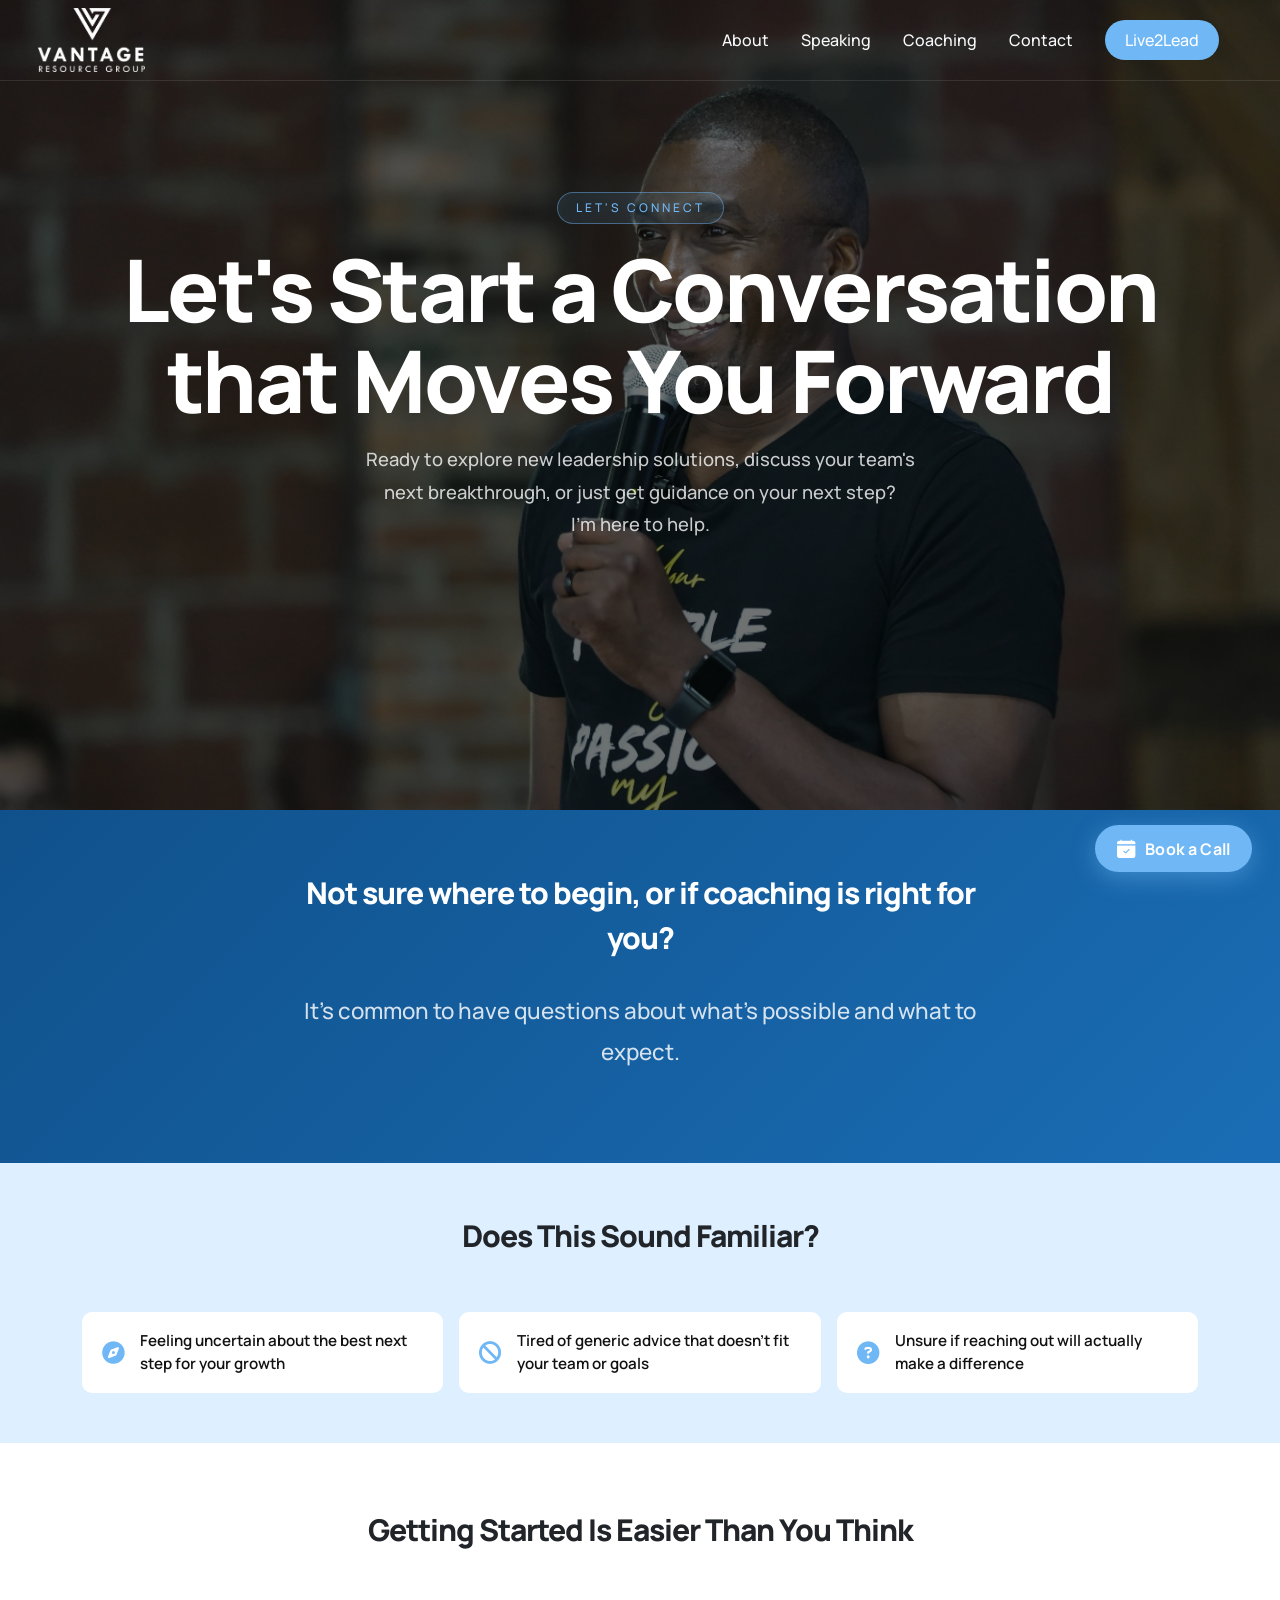
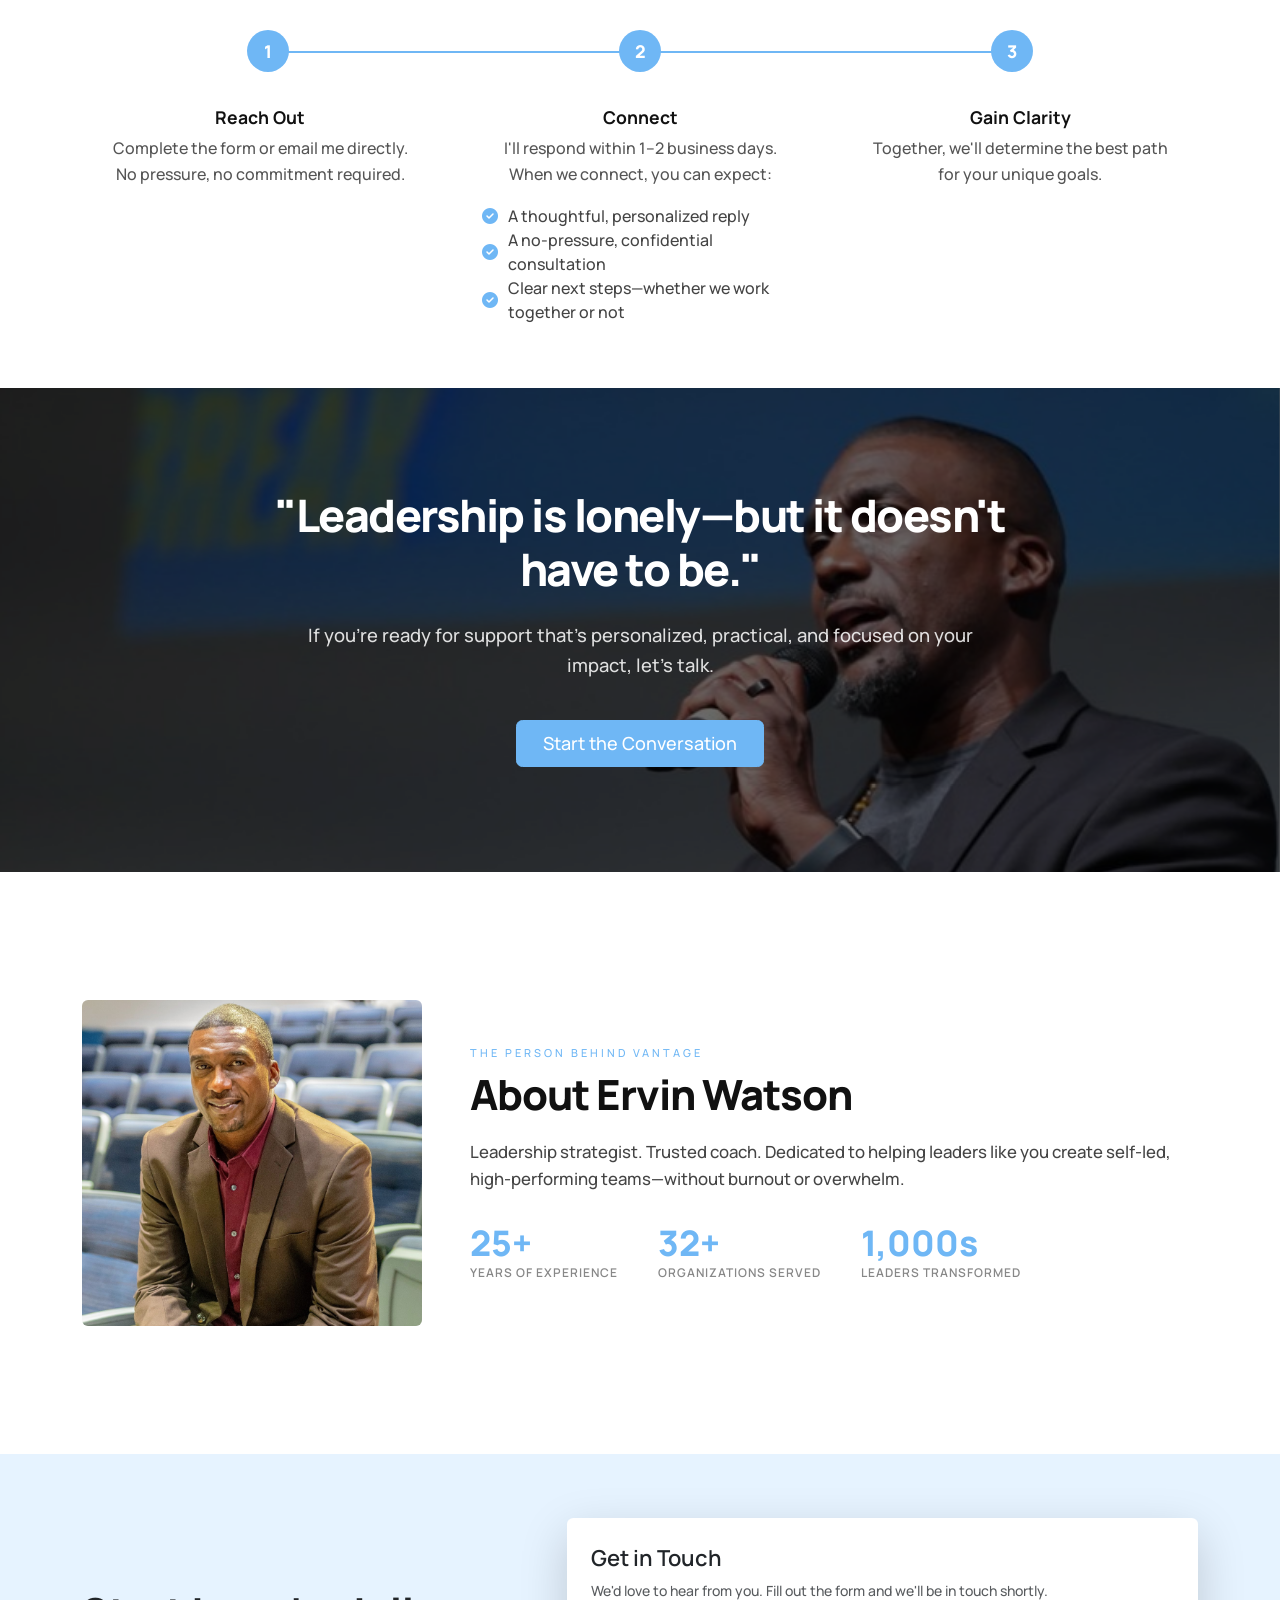
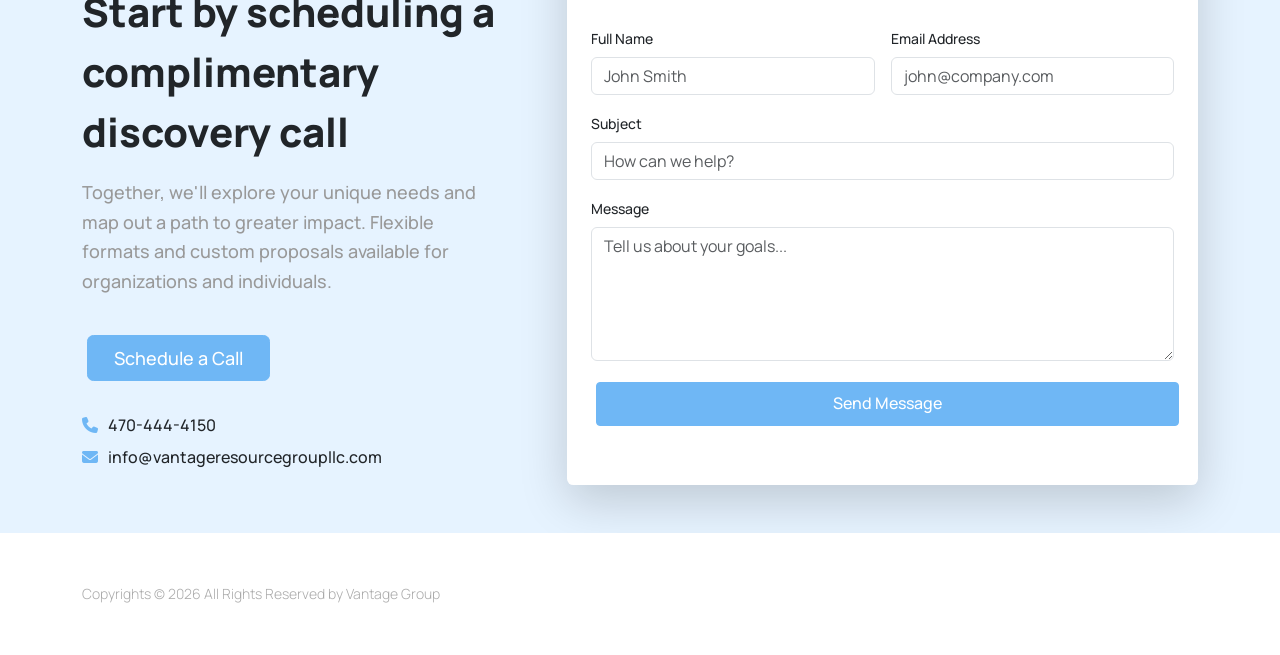
<file: contact.html>
<!DOCTYPE html>
<html dir="ltr" lang="en-US">

<head>

	<meta http-equiv="content-type" content="text/html; charset=utf-8">
	<meta http-equiv="x-ua-compatible" content="IE=edge">
	<meta name="author" content="SemiColonWeb">
	<meta name="description"
		content="Contact Ervin Watson at Vantage Resource Group to explore coaching, speaking engagements, and leadership development solutions.">

	<!-- Favicon -->
	<link rel="icon" type="image/x-icon" href="images/favicon.ico">

	<!-- Font Imports -->
	<link rel="preconnect" href="https://fonts.googleapis.com">
	<link rel="preconnect" href="https://fonts.gstatic.com" crossorigin>
	<link href="https://fonts.googleapis.com/css2?family=Manrope:wght@300;400;500;600;700;800&display=swap"
		rel="stylesheet">

	<!-- Core Style -->
	<link rel="stylesheet" href="style.css">

	<!-- Font Icons (CDN) -->
	<link rel="stylesheet" href="https://cdnjs.cloudflare.com/ajax/libs/font-awesome/6.5.1/css/all.min.css">
	<link rel="stylesheet" href="https://cdn.jsdelivr.net/npm/bootstrap-icons@1.11.2/font/bootstrap-icons.min.css">
	<link rel="stylesheet" href="https://unicons.iconscout.com/release/v4.0.8/css/line.css">
	<link rel="stylesheet" href="css/font-icons.css">
	<link rel="stylesheet" href="css/et-line.css">

	<!-- Plugins/Components CSS -->
	<link rel="stylesheet" href="css/swiper.css">

	<!-- Niche Demos -->
	<link rel="stylesheet" href="css/business.css">

	<!-- Custom CSS -->
	<link rel="stylesheet" href="css/custom.css">
	<meta name="viewport" content="width=device-width, initial-scale=1">

	<title>Contact | Vantage Resource Group</title>

</head>

<body class="stretched">

	<!-- Document Wrapper
	============================================= -->
	<div id="wrapper">

		<!-- Header
		============================================= -->
		<header id="header" class="full-header transparent-header dark header-size-md" data-sticky-class="not-dark"
			data-responsive-class="not-dark" data-sticky-offset="full" data-sticky-offset-negative="auto">
			<div id="header-wrap">
				<div class="container">
					<div class="header-row">

						<!-- Logo
						============================================= -->
						<div id="logo">
							<a href="index.html">
								<img class="logo-default p-2" srcset="images/logo-dark.png, images/logo-dark@2x.png 2x"
									src="images/logo-dark@2x.png" alt="Vantage Logo">
								<img class="logo-dark p-2" srcset="images/logo.png, images/logo@2x.png 2x"
									src="images/logo@2x.png" alt="Vantage Logo">
							</a>
						</div><!-- #logo end -->

						<div class="primary-menu-trigger">
							<button class="cnvs-hamburger" type="button" title="Open Mobile Menu">
								<span class="cnvs-hamburger-box"><span class="cnvs-hamburger-inner"></span></span>
							</button>
						</div>

						<!-- Primary Navigation
						============================================= -->
						<nav class="primary-menu">
							<ul class="menu-container">
								<li class="menu-item"><a class="menu-link" href="about.html">
										<div>About</div>
									</a></li>
								<li class="menu-item"><a class="menu-link" href="speaking.html">
										<div>Speaking</div>
									</a></li>
								<li class="menu-item"><a class="menu-link" href="coaching.html">
										<div>Coaching</div>
									</a></li>
								<li class="menu-item current-menu-item"><a class="menu-link" href="contact.html">
										<div>Contact</div>
									</a></li>
								<li class="menu-item vrg-nav-cta"><a class="menu-link" href="live2lead.html">
										<div>Live2Lead</div>
									</a></li>
							</ul>
						</nav><!-- #primary-menu end -->

					</div>
				</div>
			</div>
			<div class="header-wrap-clone"></div>
		</header><!-- #header end -->

		<!-- 1. Hero
		============================================= -->
		<section id="contact-hero" class="include-header dark">
			<div class="vrg-about-hero-bg">
				<img src="images/contact/herobg.jpg" alt="" class="vrg-about-hero-img">
				<div class="vrg-about-hero-overlay"></div>
			</div>
			<div class="container vrg-about-hero-content mobile-about">
				<p class="vrg-about-eyebrow">Let's Connect</p>
				<h1 class="vrg-about-hero-title">Let's Start a Conversation that Moves You Forward</h1>
				<p class="vrg-about-hero-sub">Ready to explore new leadership solutions, discuss your team's next
					breakthrough, or just get guidance on your next step? <br> I'm here to help.</p>
			</div>
		</section><!-- #contact-hero end -->

		<!-- Content
		============================================= -->
		<section id="content">
			<div class="content-wrap pb-0 pt-0" style="z-index: 1;">

				<!-- 2. Reassurance
				============================================= -->
				<div class="vrg-mission-banner" data-animate="fadeIn" style="padding: 60px 0;">
					<div class="container">
						<div class="row justify-content-center">
							<div class="col-lg-8 text-center">
								<h2 class="text-white text-transform-none" style="letter-spacing: -1px; font-weight: 800;">Not sure where to begin, or if coaching is right for you?</h2>
								<p style="font-size: 1.4rem; line-height: 1.85; color: rgba(255,255,255,0.82); margin-top: 20px;">It’s common to have questions about what’s possible and what to expect.</p>
							</div>
						</div>
					</div>
				</div><!-- Reassurance end -->

				<!-- 3. Pain Points
				============================================= -->
				<div class="section" style="background-color: #def0ff; margin-top: 0 !important; padding-top: 50px; padding-bottom: 50px; margin-bottom: 0 !important;">
					<div class="container">

						<div class="row justify-content-center mb-4">
							<div class="col-lg-7 text-center" data-animate="fadeInUp">
								<h2 class="text-transform-none" style="letter-spacing: -1px;">Does This Sound Familiar?</h2>
							</div>
						</div>

						<div class="row g-3 justify-content-center" data-animate="fadeInUp">

							<div class="col-sm-6 col-lg-4">
								<div class="d-flex align-items-center gap-3 h-100" style="background:#fff; border-radius:10px; padding: 18px 20px;">
									<i class="fa-solid fa-compass" style="color:#6fb7f5; font-size:1.4rem; flex-shrink:0;"></i>
									<span style="font-weight:600; font-size:0.95rem; color:#111;">Feeling uncertain about the best next step for your growth</span>
								</div>
							</div>

							<div class="col-sm-6 col-lg-4">
								<div class="d-flex align-items-center gap-3 h-100" style="background:#fff; border-radius:10px; padding: 18px 20px;">
									<i class="fa-solid fa-ban" style="color:#6fb7f5; font-size:1.4rem; flex-shrink:0;"></i>
									<span style="font-weight:600; font-size:0.95rem; color:#111;">Tired of generic advice that doesn't fit your team or goals</span>
								</div>
							</div>

							<div class="col-sm-6 col-lg-4">
								<div class="d-flex align-items-center gap-3 h-100" style="background:#fff; border-radius:10px; padding: 18px 20px;">
									<i class="fa-solid fa-circle-question" style="color:#6fb7f5; font-size:1.4rem; flex-shrink:0;"></i>
									<span style="font-weight:600; font-size:0.95rem; color:#111;">Unsure if reaching out will actually make a difference</span>
								</div>
							</div>

						</div>

					</div>
				</div><!-- Pain Points end -->

				<!-- 4. Process
				============================================= -->
				<div id="contact-form-section" class="section bg-transparent" style="margin-top: 0 !important; margin-bottom: 0 !important;">
					<div class="container">

						<div class="row justify-content-center mb-5">
							<div class="col-lg-7 text-center" data-animate="fadeInUp">
								<h2 class="text-transform-none" style="letter-spacing: -1px;">Getting Started Is Easier Than You Think</h2>
							</div>
						</div>

						<!-- Desktop: circles row + content row (hidden on mobile) -->
					<div class="d-none d-lg-block" data-animate="fadeInUp">
						<div class="row g-0 justify-content-center mb-0">

							<div class="col-lg-4 text-center" style="position:relative;">
								<div style="position:absolute; top:21px; left:50%; width:100%; height:2px; background:#6fb7f5; z-index:0;"></div>
								<div class="vrg-contact-step-num" style="position:relative; z-index:1; margin:0 auto;">1</div>
							</div>

							<div class="col-lg-4 text-center" style="position:relative;">
								<div style="position:absolute; top:21px; left:50%; width:100%; height:2px; background:#6fb7f5; z-index:0;"></div>
								<div class="vrg-contact-step-num" style="position:relative; z-index:1; margin:0 auto;">2</div>
							</div>

							<div class="col-lg-4 text-center" style="position:relative;">
								<div class="vrg-contact-step-num" style="position:relative; z-index:1; margin:0 auto;">3</div>
							</div>

						</div>
						<div class="row g-4 justify-content-center mt-2">

							<div class="col-lg-4 text-center" style="padding-left:32px; padding-right:32px;">
								<h5 class="vrg-contact-step-title" style="font-size:1.1rem;">Reach Out</h5>
								<p class="vrg-contact-step-desc">Complete the form or email me directly. No pressure, no commitment required.</p>
							</div>

							<div class="col-lg-4 text-center" style="padding-left:32px; padding-right:32px;">
								<h5 class="vrg-contact-step-title" style="font-size:1.1rem;">Connect</h5>
								<p class="vrg-contact-step-desc">I'll respond within 1–2 business days. When we connect, you can expect:</p>
								<ul class="vrg-contact-expects mt-3" style="display:inline-block; text-align:left;">
									<li><i class="fa-solid fa-circle-check"></i> A thoughtful, personalized reply</li>
									<li><i class="fa-solid fa-circle-check"></i> A no-pressure, confidential consultation</li>
									<li><i class="fa-solid fa-circle-check"></i> Clear next steps—whether we work together or not</li>
								</ul>
							</div>

							<div class="col-lg-4 text-center" style="padding-left:32px; padding-right:32px;">
								<h5 class="vrg-contact-step-title" style="font-size:1.1rem;">Gain Clarity</h5>
								<p class="vrg-contact-step-desc">Together, we'll determine the best path for your unique goals.</p>
							</div>

						</div>
					</div>

					<!-- Mobile: vertical stacked steps with connecting line (hidden on desktop) -->
					<div class="d-lg-none" data-animate="fadeInUp">
						<div style="position:relative; padding-left:60px;">
							<!-- Vertical line -->
							<div style="position:absolute; left:20px; top:21px; bottom:21px; width:2px; background:#6fb7f5; z-index:0;"></div>

							<!-- Step 1 -->
							<div style="position:relative; margin-bottom:32px;">
								<div class="vrg-contact-step-num" style="position:absolute; left:-60px; top:0; z-index:1;">1</div>
								<h5 class="vrg-contact-step-title" style="font-size:1.1rem;">Reach Out</h5>
								<p class="vrg-contact-step-desc">Complete the form or email me directly. No pressure, no commitment required.</p>
							</div>

							<!-- Step 2 -->
							<div style="position:relative; margin-bottom:32px;">
								<div class="vrg-contact-step-num" style="position:absolute; left:-60px; top:0; z-index:1;">2</div>
								<h5 class="vrg-contact-step-title" style="font-size:1.1rem;">Connect</h5>
								<p class="vrg-contact-step-desc">I'll respond within 1–2 business days. When we connect, you can expect:</p>
								<ul class="vrg-contact-expects mt-3">
									<li><i class="fa-solid fa-circle-check"></i> A thoughtful, personalized reply</li>
									<li><i class="fa-solid fa-circle-check"></i> A no-pressure, confidential consultation</li>
									<li><i class="fa-solid fa-circle-check"></i> Clear next steps—whether we work together or not</li>
								</ul>
							</div>

							<!-- Step 3 -->
							<div style="position:relative;">
								<div class="vrg-contact-step-num" style="position:absolute; left:-60px; top:0; z-index:1;">3</div>
								<h5 class="vrg-contact-step-title" style="font-size:1.1rem;">Gain Clarity</h5>
								<p class="vrg-contact-step-desc">Together, we'll determine the best path for your unique goals.</p>
							</div>

						</div>
					</div>
					</div>
				</div><!-- Process end -->

				<!-- 5. Closing CTA
				============================================= -->
				<div data-animate="fadeIn" class="parallax scroll-detect mt-0 mb-0 border-top-0">
					<img src="images/contact/bgtext.jpg" class="parallax-bg">
					<div class="parallax-overlay"></div>
					<div class="container" style="padding-top: 100px; padding-bottom: 100px;">
						<div class="row justify-content-center">
							<div class="col-lg-8 text-center dark">
								<h2 class="vrg-approach-title">"Leadership is lonely—but it doesn't <br> have to be."</h2>
								<p class="vrg-approach-body mt-3" style="font-size: 1.15rem;">If you're ready for
									support that's personalized, practical, and focused on your impact, let's talk.</p>
								<a href="https://calendly.com/ervinwatson/discovery-call" target="_blank" data-offset="80"
									class="button button-large rounded-4 mt-4"
									style="background-color: #6fb7f5; border-color: #6fb7f5; color: #fff;">Start the
									Conversation</a>
							</div>
						</div>
					</div>
				</div><!-- Closing CTA end -->

				<!-- 6. About
				============================================= -->
				<div class="section bg-white">
					<div class="container">
						<div class="row align-items-center g-5">

							<div data-animate="fadeInLeft" class="col-lg-4 text-center">
								<img src="images/about/ervin.png" alt="Ervin Watson" class="vrg-about-photo">
							</div>

							<div data-animate="fadeInRight" class="col-lg-8">
								<p class="vrg-about-label">The Person Behind Vantage</p>
								<h2 class="vrg-about-bio-name">About Ervin Watson</h2>
								<p class="vrg-about-bio-text">Leadership strategist. Trusted coach. Dedicated to helping
									leaders like you create self-led, high-performing teams—without burnout or
									overwhelm.</p>

								<div class="vrg-about-stats">
									<div class="vrg-stat">
										<span class="vrg-stat-num">25+</span>
										<span class="vrg-stat-label">Years of Experience</span>
									</div>
									<div class="vrg-stat">
										<span class="vrg-stat-num">32+</span>
										<span class="vrg-stat-label">Organizations Served</span>
									</div>
									<div class="vrg-stat">
										<span class="vrg-stat-num">1,000s</span>
										<span class="vrg-stat-label">Leaders Transformed</span>
									</div>
								</div>
							</div>

						</div>
					</div>
				</div><!-- About end -->

				<!-- Discovery Call
				============================================= -->
				<div id="contact" data-animate="fadeInUp" class="section pb-0 mb-0" style="background-color: #e6f3ff;">
					<div class="container">
						<div class="row align-items-center g-5">

							<div class="col-lg-5 mobile-cont" style="padding-right: 3em !important;">
								<h3 class="mb-0" style="font-size: 40px;">Start by scheduling a complimentary discovery call</h3>
								<p class="mt-3" style="font-size: 18px; color: #999;">Together, we'll explore your unique needs and map out a path to greater impact. Flexible formats and custom proposals available for organizations and individuals.</p>

								<a href="https://calendly.com/ervinwatson/discovery-call" target="_blank" rel="noopener" class="button button-large rounded-4 mt-2 mb-4" style="background-color: #6fb7f5; border-color: #6fb7f5; color: #fff;">Schedule a Call</a>

								<div class="d-flex flex-column gap-2 mt-2">
									<a href="tel:+14704444150" class="d-flex align-items-center gap-2 text-decoration-none text-dark">
										<i class="fa-solid fa-phone" style="color: #6fb7f5; width:18px;"></i>
										<span>470-444-4150</span>
									</a>
									<a href="mailto:info@vantageresourcegroupllc.com" class="d-flex align-items-center gap-2 text-decoration-none text-dark">
										<i class="fa-solid fa-envelope" style="color: #6fb7f5; width:18px;"></i>
										<span>info@vantageresourcegroupllc.com</span>
									</a>
								</div>
							</div>

							<!-- Contact Form
							============================================= -->
							<div class="col-lg-7 mb-5">
								<div class="card border-0 shadow-lg p-4 rounded-4">
									<h4 class="mb-1 fw-semibold">Get in Touch</h4>
									<p class="text-muted mb-4" style="font-size: 14px;">We'd love to hear from you. Fill
										out the form and we'll be in touch shortly.</p>
									<form id="contact-form" name="contact-form" action="https://formsubmit.co/ajax/info@vantageresourcegroupllc.com" method="POST">
										<div class="row g-3">
											<div class="col-md-6">
												<label for="contact-name" class="form-label fw-medium"
													style="font-size: 14px;">Full Name</label>
												<input type="text" id="contact-name" name="contact-name"
													class="form-control" placeholder="John Smith" required>
											</div>
											<div class="col-md-6">
												<label for="contact-email" class="form-label fw-medium"
													style="font-size: 14px;">Email Address</label>
												<input type="email" id="contact-email" name="contact-email"
													class="form-control" placeholder="john@company.com" required>
											</div>
											<div class="col-12">
												<label for="contact-subject" class="form-label fw-medium"
													style="font-size: 14px;">Subject</label>
												<input type="text" id="contact-subject" name="contact-subject"
													class="form-control" placeholder="How can we help?">
											</div>
											<div class="col-12">
												<label for="contact-message" class="form-label fw-medium"
													style="font-size: 14px;">Message</label>
												<textarea id="contact-message" name="contact-message"
													class="form-control" rows="5"
													placeholder="Tell us about your goals..." required></textarea>
											</div>
											<div class="col-12">
												<button type="submit"
													class="button button-rounded text-transform-none ls-0 font-primary w-100">Send
													Message</button>
											</div>
										</div>
									</form>
								</div>
							</div>

						</div>
					</div>
				</div><!-- Discovery Call end -->

			</div>
		</section><!-- #content end -->

		<!-- Footer
		============================================= -->
		<footer id="footer" class="border-0" style="padding: 0 !important; background-color: #FFF">
			<div class="container">
				<div class="footer">
					<div class="row col-mb-50">
						<div class="col-md-12">
							<div class="row justify-content-between col-mb-30 mt-5">
								<div class="col-12 col-md-auto text-center text-md-start">
									<small class="fw-light" style="color: #AAA">Copyrights &copy; 2026 All Rights
										Reserved by Vantage Group</small>
								</div>
							</div>
						</div>
					</div>
				</div>
			</div>
		</footer><!-- #footer end -->

	</div><!-- #wrapper end -->

	<!-- JavaScripts
	============================================= -->
	<script src="js/plugins.min.js"></script>
	<script src="js/functions.bundle.js"></script>

	<!-- Mobile menu positioning -->
	<script>
		(function () {
			var hamburger = document.querySelector('.cnvs-hamburger');
			var menu = document.querySelector('#header .primary-menu');
			var headerWrap = document.getElementById('header-wrap');
			if (hamburger && menu && headerWrap) {
				function positionMenu() {
					menu.style.top = headerWrap.getBoundingClientRect().bottom + 'px';
				}
				hamburger.addEventListener('click', positionMenu);
				window.addEventListener('resize', positionMenu);
			}
		})();
	</script>

	<!-- Floating CTA Button -->
	<a href="https://calendly.com/ervinwatson/discovery-call" target="_blank" rel="noopener" class="vrg-float-cta"
		aria-label="Schedule a Discovery Call">
		<span class="vrg-float-cta-icon"><i class="bi-calendar-check-fill"></i></span>
		<span class="vrg-float-cta-text">Book a Call</span>
	</a>


	<script>
		(function () {
			var form = document.getElementById('contact-form');
			if (!form) return;
			form.addEventListener('submit', function (e) {
				e.preventDefault();
				var btn = form.querySelector('button[type="submit"]');
				var label = btn.textContent;
				btn.disabled = true;
				btn.textContent = 'Sending…';
				fetch(form.action, {
					method: 'POST',
					headers: { 'Accept': 'application/json' },
					body: new FormData(form)
				})
				.then(function (r) { return r.json(); })
				.then(function (data) {
					if (data.success === 'true' || data.success === true) {
						showMsg(true, "Message sent! We’ll be in touch within 1–2 business days.");
						form.reset();
					} else {
						showMsg(false, 'Something went wrong. Please try again or email us directly.');
					}
				})
				.catch(function () {
					showMsg(false, 'Something went wrong. Please try again or email us directly.');
				})
				.then(function () { btn.disabled = false; btn.textContent = label; });
			});
			function showMsg(ok, txt) {
				var el = document.getElementById('vrg-form-msg');
				if (!el) {
					el = document.createElement('p');
					el.id = 'vrg-form-msg';
					el.style.cssText = 'margin-top:12px;padding:10px 16px;border-radius:6px;font-weight:600;font-size:.9rem;';
					form.appendChild(el);
				}
				el.style.background = ok ? '#d4edda' : '#f8d7da';
				el.style.color = ok ? '#155724' : '#721c24';
				el.textContent = txt;
			}
		})();
	</script>

</body>

</html>
</file>
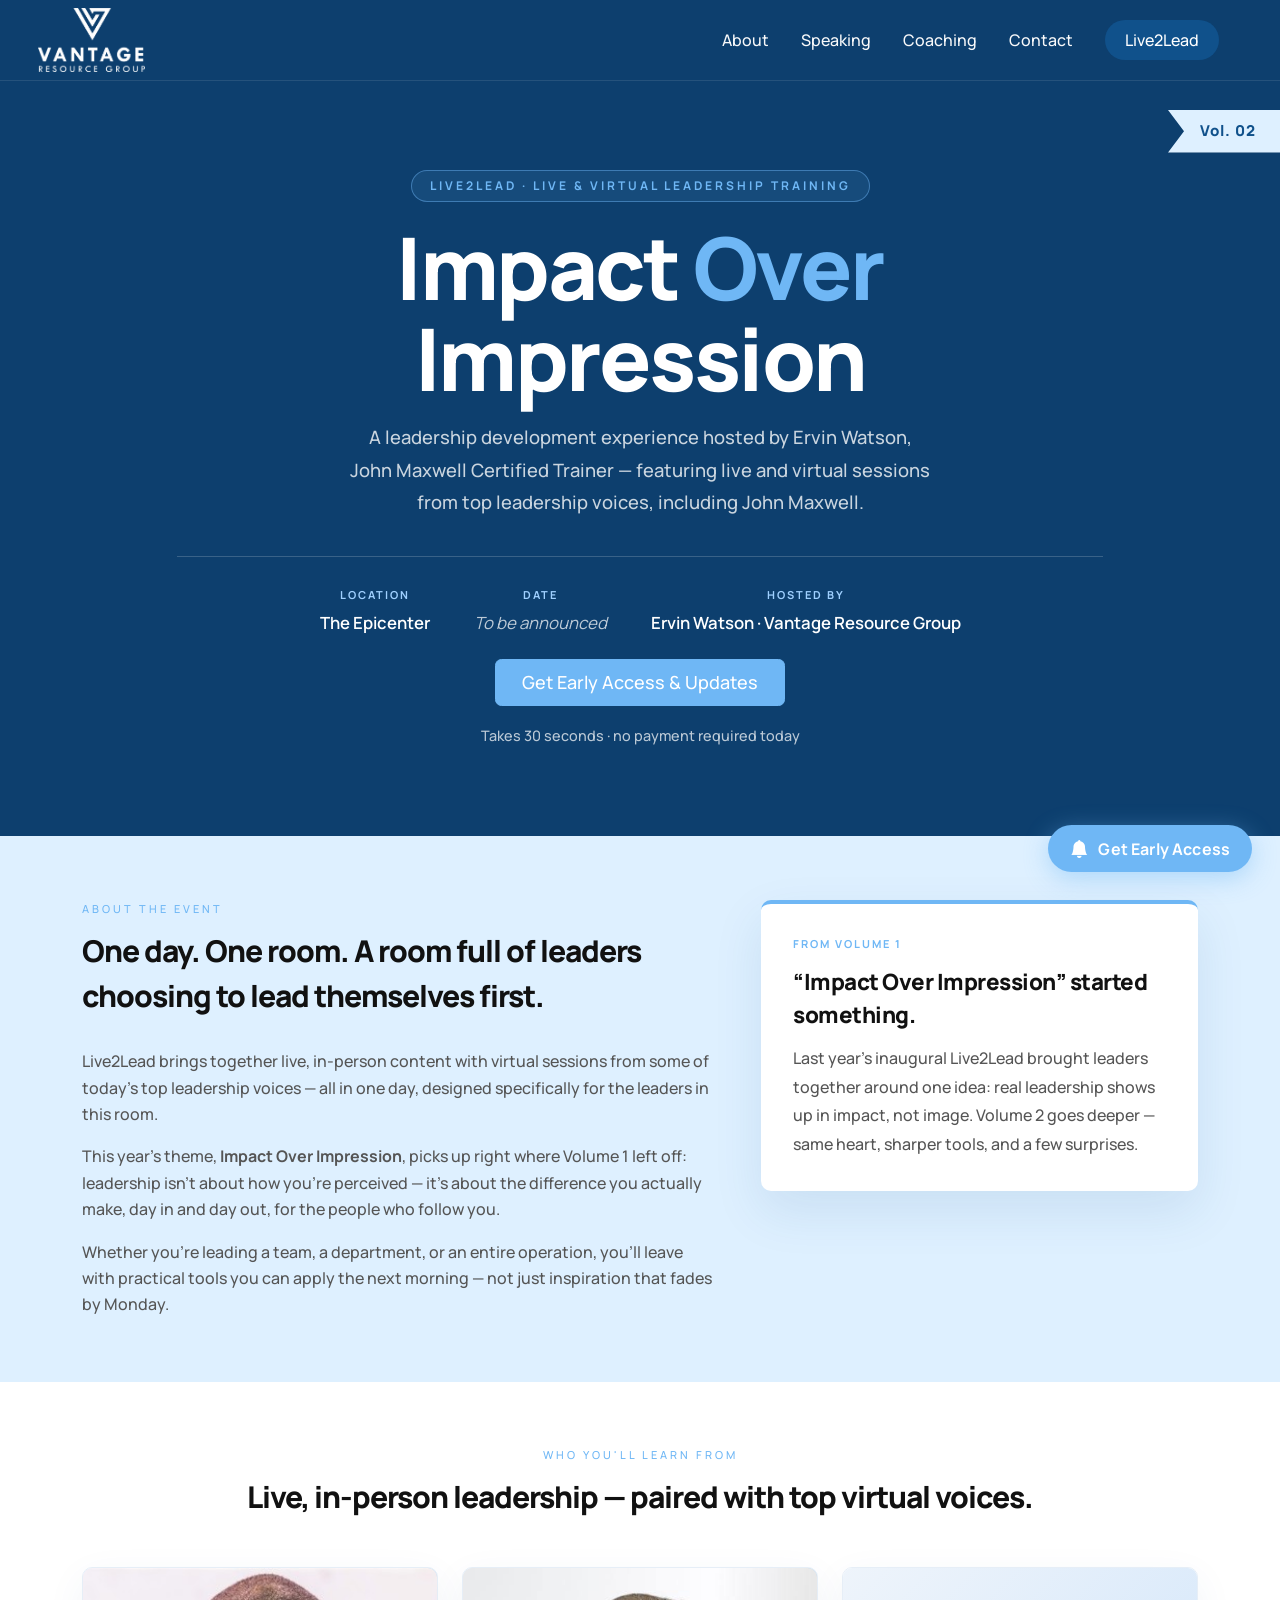
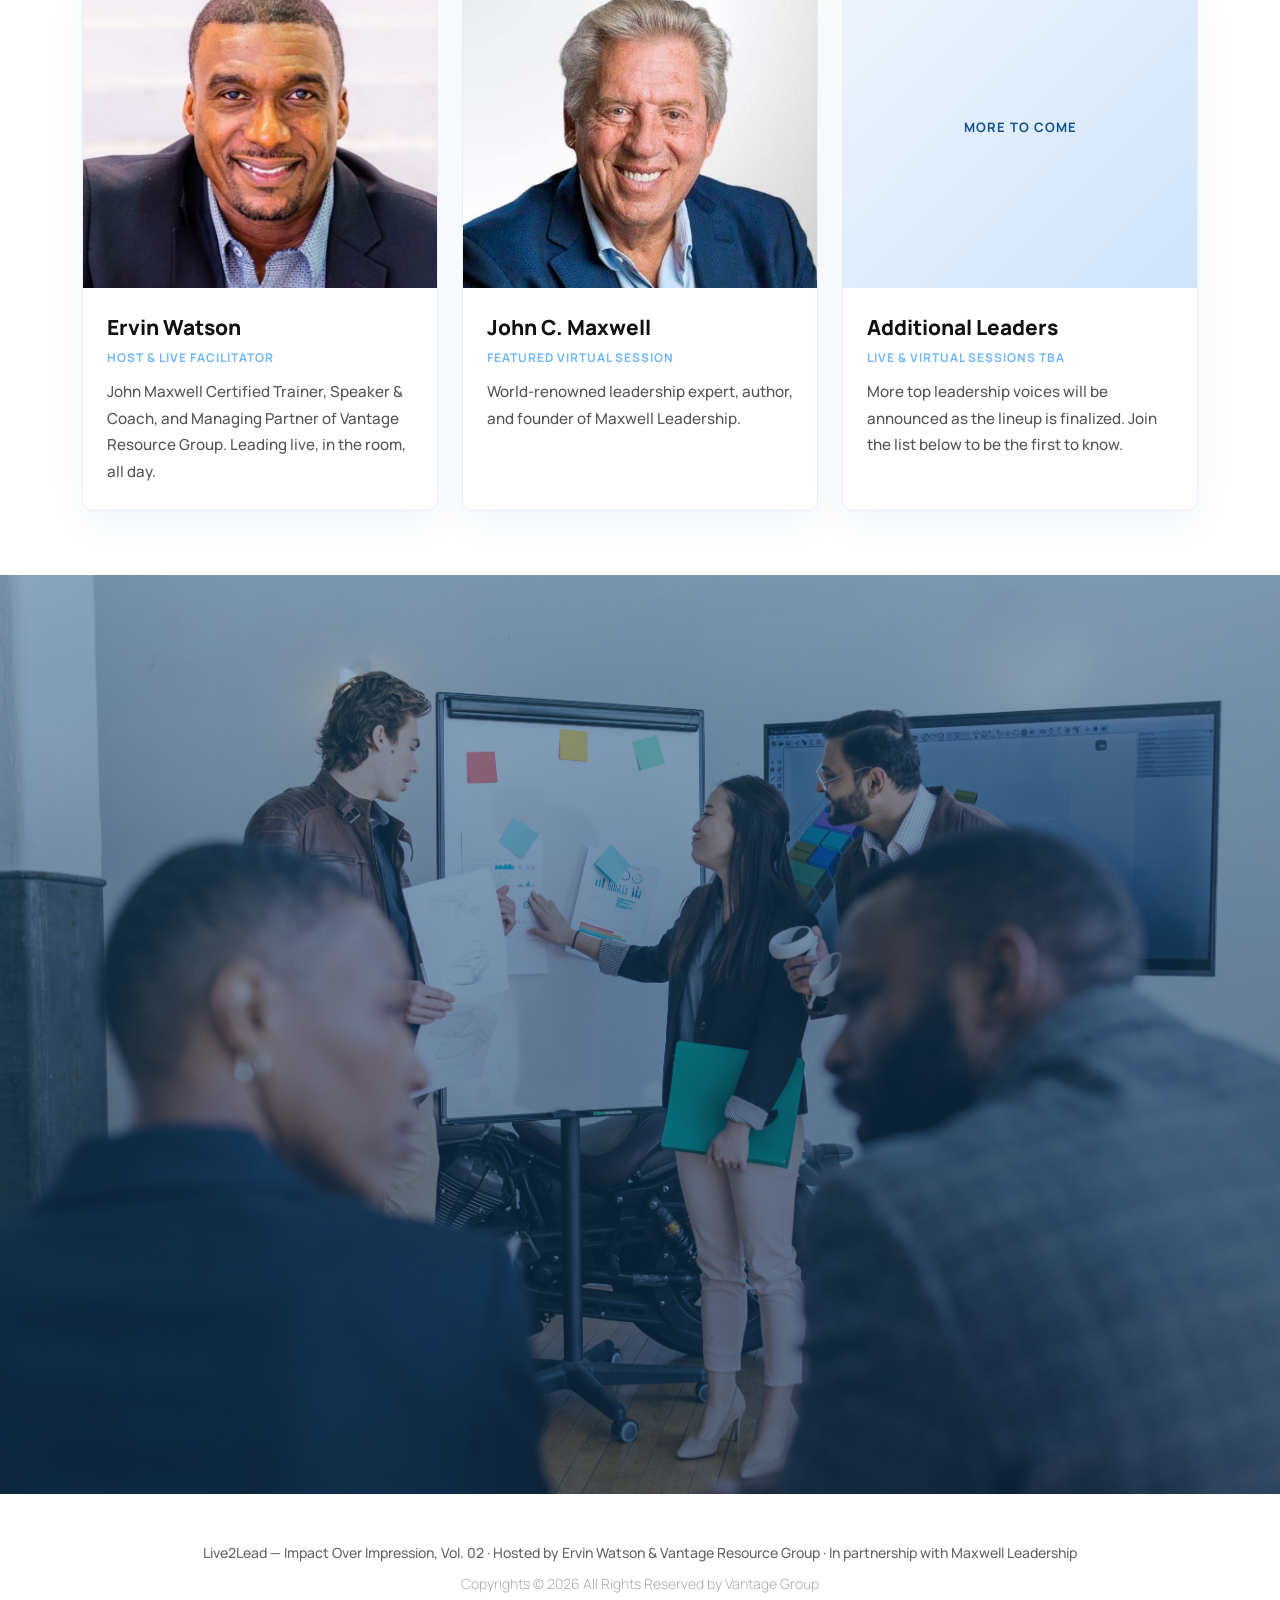
<file: event.html>
<!DOCTYPE html>
<html dir="ltr" lang="en-US">

<head>

	<meta http-equiv="content-type" content="text/html; charset=utf-8">
	<meta http-equiv="x-ua-compatible" content="IE=edge">
	<meta name="author" content="SemiColonWeb">
	<meta name="description"
		content="Live2Lead — Impact Over Impression, Vol. 02. A live &amp; virtual leadership training event hosted by Ervin Watson of Vantage Resource Group, featuring John Maxwell. Join the interest list.">

	<!-- Favicon -->
	<link rel="icon" type="image/x-icon" href="images/favicon.ico">

	<!-- Font Imports -->
	<link rel="preconnect" href="https://fonts.googleapis.com">
	<link rel="preconnect" href="https://fonts.gstatic.com" crossorigin>
	<link href="https://fonts.googleapis.com/css2?family=Manrope:wght@300;400;500;600;700;800&display=swap"
		rel="stylesheet">

	<!-- Core Style -->
	<link rel="stylesheet" href="style.css">

	<!-- Font Icons (CDN) -->
	<link rel="stylesheet" href="https://cdnjs.cloudflare.com/ajax/libs/font-awesome/6.5.1/css/all.min.css">
	<link rel="stylesheet" href="https://cdn.jsdelivr.net/npm/bootstrap-icons@1.11.2/font/bootstrap-icons.min.css">
	<link rel="stylesheet" href="https://unicons.iconscout.com/release/v4.0.8/css/line.css">
	<link rel="stylesheet" href="css/font-icons.css">
	<link rel="stylesheet" href="css/et-line.css">
	<link rel="stylesheet" href="https://fonts.googleapis.com/css2?family=Material+Symbols+Rounded:opsz,wght,FILL,GRAD@24,400,1,0">

	<!-- Plugins/Components CSS -->
	<link rel="stylesheet" href="css/swiper.css">

	<!-- Niche Demos -->
	<link rel="stylesheet" href="css/business.css">

	<!-- Custom CSS -->
	<link rel="stylesheet" href="css/custom.css">
	<meta name="viewport" content="width=device-width, initial-scale=1">

	<!-- Document Title
	============================================= -->
	<title>Vantage Group</title>

</head>

<body class="stretched">

	<!-- Document Wrapper
	============================================= -->
	<div id="wrapper">

		<!-- Header
		============================================= -->
		<header id="header" class="full-header transparent-header dark header-size-md" data-sticky-class="not-dark"
			data-responsive-class="not-dark" data-sticky-offset="full" data-sticky-offset-negative="auto">
			<div id="header-wrap">
				<div class="container">
					<div class="header-row">

						<!-- Logo
						============================================= -->
						<div id="logo">
							<a href="index.html">
								<img class="logo-default p-2" srcset="images/logo-dark.png, images/logo-dark@2x.png 2x"
									src="images/logo-dark@2x.png" alt="Vantage Logo">
								<img class="logo-dark p-2" srcset="images/logo.png, images/logo@2x.png 2x"
									src="images/logo@2x.png" alt="Vantage Logo">
							</a>
						</div><!-- #logo end -->


						<div class="primary-menu-trigger">
							<button class="cnvs-hamburger" type="button" title="Open Mobile Menu">
								<span class="cnvs-hamburger-box"><span class="cnvs-hamburger-inner"></span></span>
							</button>
						</div>

						<!-- Primary Navigation
						============================================= -->
						<nav class="primary-menu">

							<ul class="menu-container">
								<li class="menu-item"><a class="menu-link" href="about.html">
										<div>About</div>
									</a></li>
								<li class="menu-item"><a class="menu-link" href="speaking.html">
										<div>Speaking</div>
									</a></li>
								<li class="menu-item"><a class="menu-link" href="coaching.html">
										<div>Coaching</div>
									</a></li>
								<li class="menu-item"><a class="menu-link" href="contact.html">
										<div>Contact</div>
									</a></li>
								<li class="menu-item vrg-nav-cta current-menu-item"><a class="menu-link" href="event.html">
										<div>Live2Lead</div>
									</a></li>
							</ul>

						</nav><!-- #primary-menu end -->


					</div>
				</div>
			</div>
			<div class="header-wrap-clone"></div>
		</header><!-- #header end -->

		<!-- Hero
		============================================= -->
		<section id="event-hero" class="include-header dark">

			<div class="vrg-event-vol">Vol. 02</div>

			<div class="container vrg-about-hero-content">
				<div class="row justify-content-center">
					<div class="pt-6 col-lg-10 text-center">
						<span class="vrg-about-eyebrow">Live2Lead &middot; Live &amp; Virtual Leadership Training</span>
						<h1 class="vrg-about-hero-title">Impact <span class="vrg-hero-accent">Over</span> Impression</h1>
						<p class="vrg-about-hero-sub">A leadership development experience hosted by Ervin Watson, <br>John
							Maxwell Certified Trainer &mdash; featuring live and virtual sessions from top leadership
							voices, including John Maxwell.</p>

						<div class="vrg-event-meta">
							<div class="vrg-event-meta-item">
								<span class="vrg-event-meta-label">Location</span>
								<span class="vrg-event-meta-value">The Epicenter</span>
							</div>
							<div class="vrg-event-meta-item">
								<span class="vrg-event-meta-label">Date</span>
								<span class="vrg-event-meta-value tbd">To be announced</span>
							</div>
							<div class="vrg-event-meta-item">
								<span class="vrg-event-meta-label">Hosted by</span>
								<span class="vrg-event-meta-value">Ervin Watson &middot; Vantage Resource Group</span>
							</div>
						</div>

						<a href="#register" data-offset="80" class="button button-large rounded-4 mt-4"
							style="background-color: #6fb7f5; border-color: #6fb7f5; color: #fff;">Get Early Access &amp;
							Updates</a>
						<p class="vrg-event-cta-note">Takes 30 seconds &middot; no payment required today</p>
					</div>
				</div>
			</div>
		</section><!-- #event-hero end -->

		<!-- Content
		============================================= -->
		<section id="content">
			<div class="content-wrap pt-0 pb-0">

				<!-- About the Event
				============================================= -->
				<div class="section" style="background-color: #def0ff; margin-top: 0 !important; margin-bottom: 0 !important;">
					<div class="container">
						<div class="row g-5 align-items-start">

							<div class="col-lg-7" data-animate="fadeInUp">
								<p class="vrg-about-label">About the Event</p>
								<h2 class="text-transform-none" style="color: #111; letter-spacing: -1px;">One day. One
									room. A room full of leaders choosing to lead themselves first.</h2>
								<p class="vrg-split-body-light">Live2Lead brings together live, in-person content with
									virtual sessions from some of today's top leadership voices &mdash; all in one day,
									designed specifically for the leaders in this room.</p>
								<p class="vrg-split-body-light">This year's theme, <strong>Impact Over Impression</strong>,
									picks up right where Volume 1 left off: leadership isn't about how you're perceived
									&mdash; it's about the difference you actually make, day in and day out, for the people
									who follow you.</p>
								<p class="vrg-split-body-light">Whether you're leading a team, a department, or an entire
									operation, you'll leave with practical tools you can apply the next morning &mdash; not
									just inspiration that fades by Monday.</p>
							</div>

							<div class="col-lg-5" data-animate="fadeInUp">
								<div class="vrg-event-recap">
									<span class="vrg-event-recap-tag">From Volume 1</span>
									<h3>&ldquo;Impact Over Impression&rdquo; started something.</h3>
									<p>Last year's inaugural Live2Lead brought leaders together around one idea: real
										leadership shows up in impact, not image. Volume 2 goes deeper &mdash; same heart,
										sharper tools, and a few surprises.</p>
								</div>
							</div>

						</div>
					</div>
				</div><!-- About end -->

				<!-- Speakers
				============================================= -->
				<div class="section bg-transparent" style="margin-top: 0 !important; margin-bottom: 0 !important;">
					<div class="container">

						<div class="text-center mb-5" data-animate="fadeInUp">
							<p class="vrg-about-label">Who You'll Learn From</p>
							<h2 class="text-transform-none" style="color: #111; letter-spacing: -1px;">Live, in-person
								leadership &mdash; paired with top virtual voices.</h2>
						</div>

						<div class="row g-4">

							<div class="col-md-4" data-animate="fadeInUp">
								<div class="vrg-event-speaker">
									<div class="vrg-event-speaker-photo"><img src="images/event/1.png" alt="Ervin Watson"></div>
									<div class="vrg-event-speaker-info">
										<h3>Ervin Watson</h3>
										<span class="vrg-event-speaker-role">Host &amp; Live Facilitator</span>
										<p>John Maxwell Certified Trainer, Speaker &amp; Coach, and Managing Partner of
											Vantage Resource Group. Leading live, in the room, all day.</p>
									</div>
								</div>
							</div>

							<div class="col-md-4" data-animate="fadeInUp">
								<div class="vrg-event-speaker">
									<div class="vrg-event-speaker-photo"><img src="images/event/2.png" alt="John C. Maxwell"></div>
									<div class="vrg-event-speaker-info">
										<h3>John C. Maxwell</h3>
										<span class="vrg-event-speaker-role">Featured Virtual Session</span>
										<p>World-renowned leadership expert, author, and founder of Maxwell Leadership.</p>
									</div>
								</div>
							</div>

							<div class="col-md-4" data-animate="fadeInUp">
								<div class="vrg-event-speaker">
									<div class="vrg-event-speaker-photo tba">More To Come</div>
									<div class="vrg-event-speaker-info">
										<h3>Additional Leaders</h3>
										<span class="vrg-event-speaker-role">Live &amp; Virtual Sessions TBA</span>
										<p>More top leadership voices will be announced as the lineup is finalized. Join the
											list below to be the first to know.</p>
									</div>
								</div>
							</div>

						</div>
					</div>
				</div><!-- Speakers end -->

				<!-- Pre-Register / Interest Form
				============================================= -->
				<div id="register" class="section vrg-event-register" style="background-color: #10518b; margin-top: 0 !important; margin-bottom: 0 !important;">
					<div class="container">

						<div class="row justify-content-center">
							<div class="col-lg-8 text-center" data-animate="fadeInUp">
								<p class="vrg-about-label" style="color: #9fd0ff;">Reserve Your Spot on the List</p>
								<h2 class="text-transform-none" style="color: #fff; letter-spacing: -1px;">Be the first to
									know when registration opens.</h2>
								<p style="color: rgba(255,255,255,0.82); max-width: 620px; margin: 14px auto 0; font-weight: 300; line-height: 1.8;">We're
									finalizing the date. Drop your info below and we'll send you program details, pricing,
									and your registration link the moment it's live &mdash; before we announce it anywhere
									else.</p>
							</div>
						</div>

						<div class="row justify-content-center mt-5">
							<div class="col-lg-8 col-xl-7" data-animate="fadeInUp">
								<div class="vrg-event-form-card">
									<form id="event-form" name="event-form"
										action="https://formsubmit.co/ajax/info@vantageresourcegroupllc.com" method="POST">
										<input type="hidden" name="_subject" value="New Live2Lead (Vol. 02) interest-list signup">
										<input type="hidden" name="_template" value="table">
										<input type="hidden" name="_captcha" value="false">
										<!-- Honeypot: bots fill this, real users leave it empty -->
										<input type="text" name="_honey" style="display:none" tabindex="-1" autocomplete="off" aria-hidden="true">
										<div class="row g-3">
											<div class="col-md-6">
												<label for="event-first" class="form-label fw-medium"
													style="font-size: 14px;">First Name</label>
												<input type="text" id="event-first" name="First Name" class="form-control"
													placeholder="Jane" required>
											</div>
											<div class="col-md-6">
												<label for="event-last" class="form-label fw-medium"
													style="font-size: 14px;">Last Name</label>
												<input type="text" id="event-last" name="Last Name" class="form-control"
													placeholder="Smith" required>
											</div>
											<div class="col-12">
												<label for="event-email" class="form-label fw-medium"
													style="font-size: 14px;">Email Address</label>
												<input type="email" id="event-email" name="Email" class="form-control"
													placeholder="jane.smith@district.org" required>
											</div>
											<div class="col-md-6">
												<label for="event-phone" class="form-label fw-medium"
													style="font-size: 14px;">Phone Number <span
														style="color: #999; font-weight: 400;">(optional)</span></label>
												<input type="tel" id="event-phone" name="Phone" class="form-control"
													placeholder="(555) 555-5555">
											</div>
											<div class="col-md-6">
												<label for="event-title" class="form-label fw-medium"
													style="font-size: 14px;">Job Title / Role <span
														style="color: #999; font-weight: 400;">(optional)</span></label>
												<input type="text" id="event-title" name="Job Title" class="form-control"
													placeholder="e.g. SNP Director">
											</div>
											<div class="col-12">
												<label for="event-org" class="form-label fw-medium"
													style="font-size: 14px;">Organization / District</label>
												<input type="text" id="event-org" name="Organization" class="form-control"
													placeholder="e.g. Dothan City Schools" required>
											</div>
											<div class="col-12">
												<button type="submit"
													class="button button-rounded text-transform-none ls-0 font-primary w-100"
													style="background-color: #6fb7f5; border-color: #6fb7f5; color: #fff;">Notify
													Me When Registration Opens</button>
											</div>
										</div>
										<p class="vrg-event-disclaimer">This is not a paid or confirmed registration. You're
											simply joining the interest list to receive event details and your
											registration link once available.</p>
									</form>
								</div>
							</div>
						</div>

					</div>
				</div><!-- Interest Form end -->

			</div>
		</section><!-- #content end -->

		<!-- Footer
		============================================= -->
		<footer id="footer" class="border-0" style="padding: 0 !important; background-color: #FFF">
			<div class="container">
				<div class="footer">
					<div class="row col-mb-50">
						<div class="col-md-12">
							<div class="row justify-content-center col-mb-30 mt-5 mb-4">
								<div class="col-12 text-center">
									<p style="color: #666; font-size: 14px; margin-bottom: 8px;">Live2Lead &mdash; Impact
										Over Impression, Vol. 02 &middot; Hosted by Ervin Watson &amp; Vantage Resource
										Group &middot; In partnership with Maxwell Leadership</p>
									<small class="fw-light" style="color: #AAA">Copyrights &copy; 2026 All Rights Reserved
										by Vantage Group</small>
								</div>
							</div>
						</div>
					</div>
				</div>
			</div>
		</footer><!-- #footer end -->

	</div><!-- #wrapper end -->

	<!-- Floating CTA Button -->
	<a href="#register" data-offset="80" class="vrg-float-cta" aria-label="Get Early Access to Live2Lead">
		<span class="vrg-float-cta-icon"><i class="bi-bell-fill"></i></span>
		<span class="vrg-float-cta-text">Get Early Access</span>
	</a>

	<!-- JavaScripts
	============================================= -->
	<script src="js/plugins.min.js"></script>
	<script src="js/functions.bundle.js"></script>

	<!-- Mobile menu positioning -->
	<script>
		(function () {
			var hamburger = document.querySelector('.cnvs-hamburger');
			var menu = document.querySelector('#header .primary-menu');
			var headerWrap = document.getElementById('header-wrap');
			if (hamburger && menu && headerWrap) {
				function positionMenu() {
					menu.style.top = headerWrap.getBoundingClientRect().bottom + 'px';
				}
				hamburger.addEventListener('click', positionMenu);
				window.addEventListener('resize', positionMenu);
			}
		})();
	</script>

	<!-- Interest form (AJAX submit) -->
	<script>
		(function () {
			var form = document.getElementById('event-form');
			if (!form) return;
			form.addEventListener('submit', function (e) {
				e.preventDefault();
				var btn = form.querySelector('button[type="submit"]');
				var label = btn.textContent;
				btn.disabled = true;
				btn.textContent = 'Sending…';
				fetch(form.action, {
					method: 'POST',
					headers: { 'Accept': 'application/json' },
					body: new FormData(form)
				})
				.then(function (r) { return r.json(); })
				.then(function (data) {
					if (data.success === 'true' || data.success === true) {
						showMsg(true, "You're on the list! We'll email you program details and your registration link the moment it's live.");
						form.reset();
					} else {
						// Surface FormSubmit's own message (e.g. the one-time
						// "confirm your email" activation step) instead of a generic error.
						showMsg(false, data.message || 'Something went wrong. Please try again or email us directly.');
					}
				})
				.catch(function () {
					showMsg(false, 'Something went wrong. Please try again or email us directly.');
				})
				.then(function () { btn.disabled = false; btn.textContent = label; });
			});
			function showMsg(ok, txt) {
				var el = document.getElementById('vrg-form-msg');
				if (!el) {
					el = document.createElement('p');
					el.id = 'vrg-form-msg';
					el.style.cssText = 'margin-top:14px;padding:10px 16px;border-radius:6px;font-weight:600;font-size:.9rem;';
					form.appendChild(el);
				}
				el.style.background = ok ? '#d4edda' : '#f8d7da';
				el.style.color = ok ? '#155724' : '#721c24';
				el.textContent = txt;
			}
		})();
	</script>

	<!-- Smooth-scroll the "Get Early Access" CTAs down to the form -->
	<script>
		(function () {
			var target = document.getElementById('register');
			if (!target) return;
			var links = document.querySelectorAll('a[href="#register"]');
			Array.prototype.forEach.call(links, function (link) {
				link.addEventListener('click', function (e) {
					e.preventDefault();
					var offset = parseInt(link.getAttribute('data-offset'), 10) || 0;
					var top = target.getBoundingClientRect().top + window.pageYOffset - offset;
					window.scrollTo({ top: top, behavior: 'smooth' });
				});
			});
		})();
	</script>

</body>

</html>
</file>
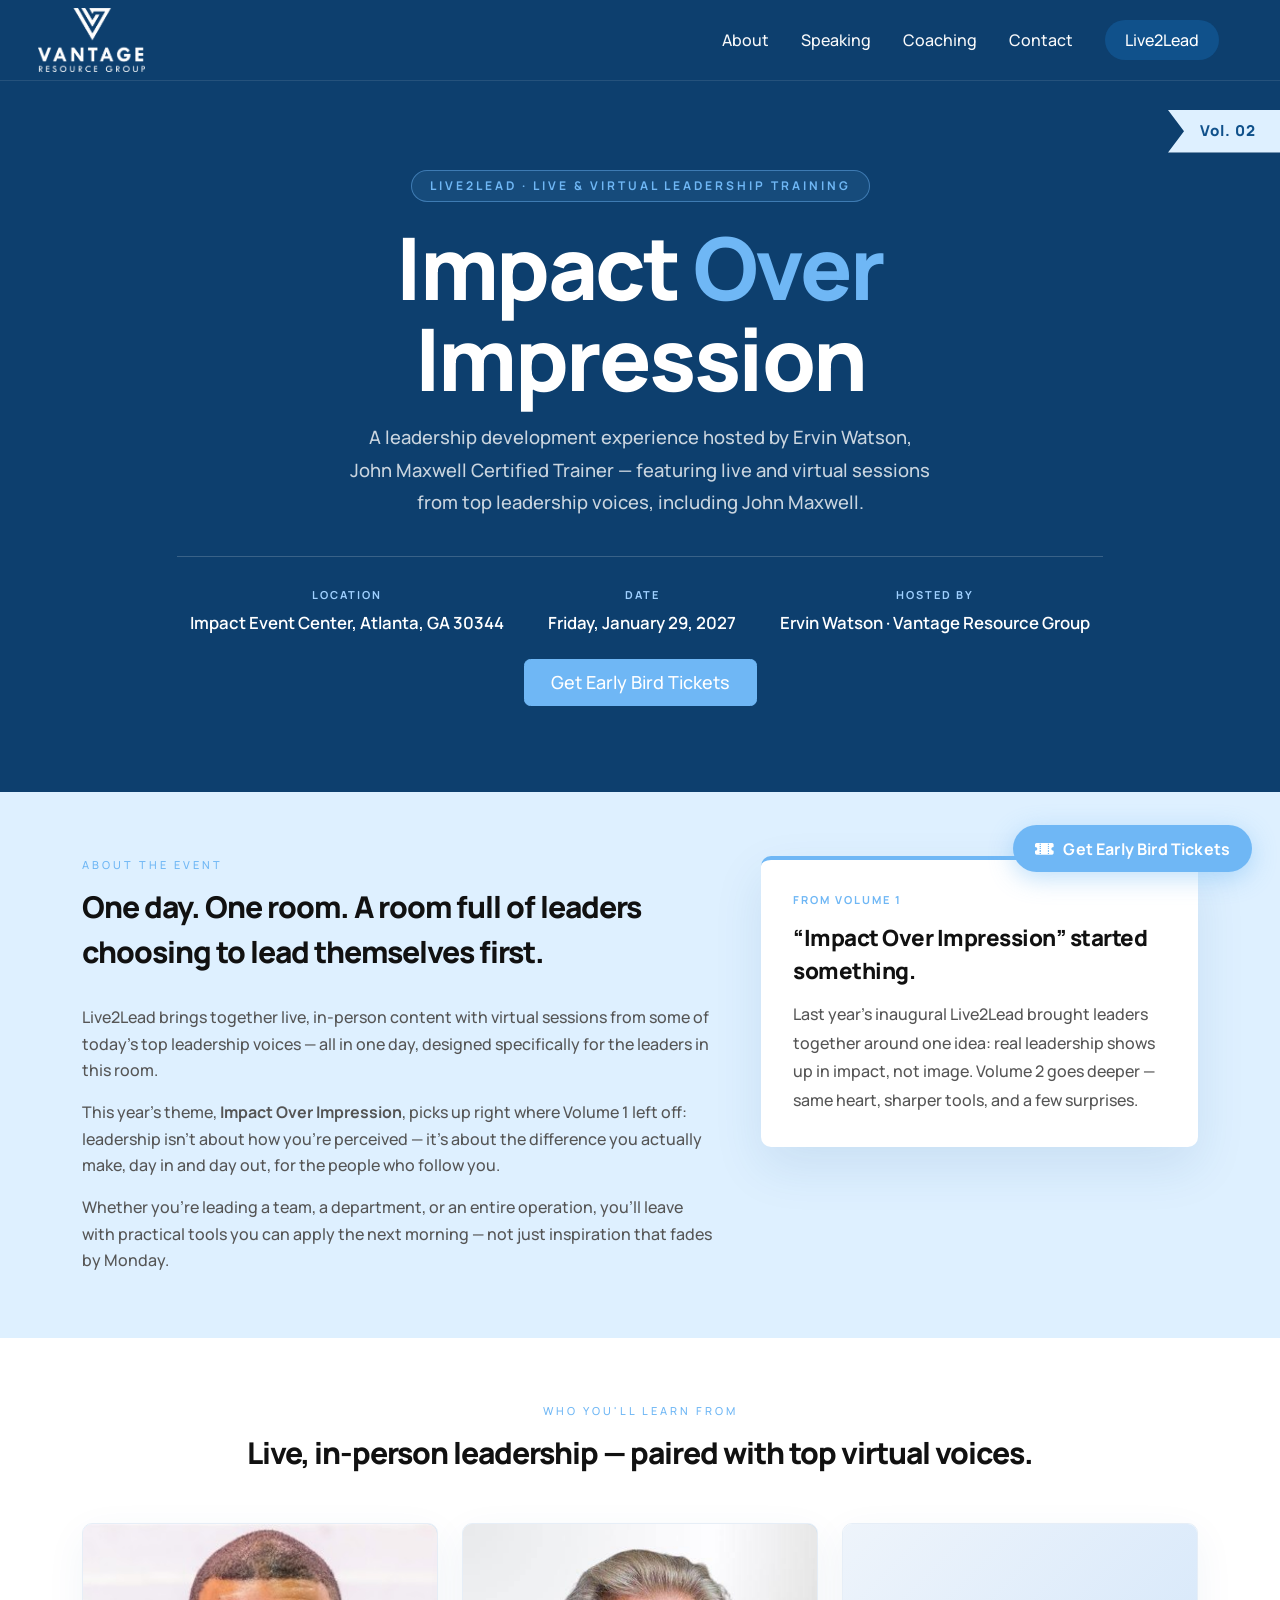
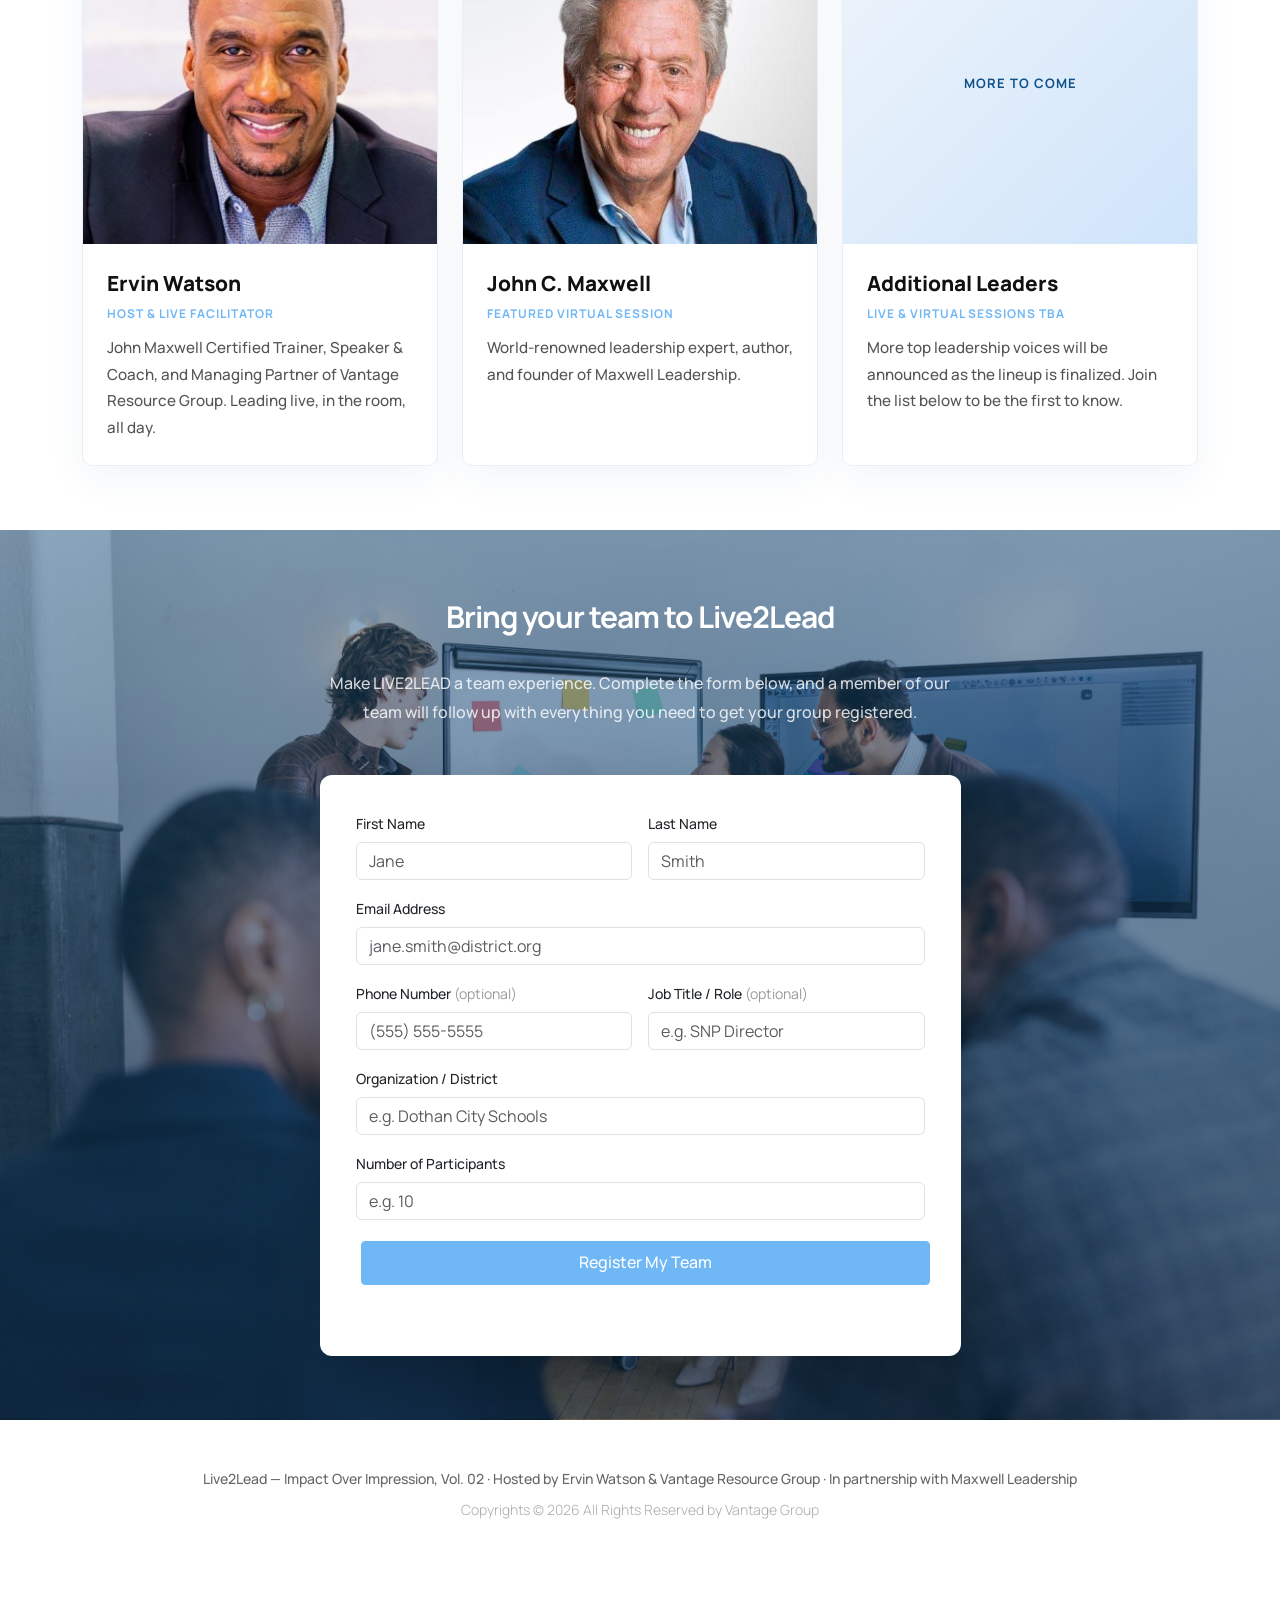
<file: live2lead.html>
<!DOCTYPE html>
<html dir="ltr" lang="en-US">

<head>

	<meta http-equiv="content-type" content="text/html; charset=utf-8">
	<meta http-equiv="x-ua-compatible" content="IE=edge">
	<meta name="author" content="SemiColonWeb">
	<meta name="description"
		content="Live2Lead — Impact Over Impression, Vol. 02. A live &amp; virtual leadership training event hosted by Ervin Watson of Vantage Resource Group, featuring John Maxwell. Join the interest list.">

	<!-- Favicon -->
	<link rel="icon" type="image/x-icon" href="images/favicon.ico">

	<!-- Font Imports -->
	<link rel="preconnect" href="https://fonts.googleapis.com">
	<link rel="preconnect" href="https://fonts.gstatic.com" crossorigin>
	<link href="https://fonts.googleapis.com/css2?family=Manrope:wght@300;400;500;600;700;800&display=swap"
		rel="stylesheet">

	<!-- Core Style -->
	<link rel="stylesheet" href="style.css">

	<!-- Font Icons (CDN) -->
	<link rel="stylesheet" href="https://cdnjs.cloudflare.com/ajax/libs/font-awesome/6.5.1/css/all.min.css">
	<link rel="stylesheet" href="https://cdn.jsdelivr.net/npm/bootstrap-icons@1.11.2/font/bootstrap-icons.min.css">
	<link rel="stylesheet" href="https://unicons.iconscout.com/release/v4.0.8/css/line.css">
	<link rel="stylesheet" href="css/font-icons.css">
	<link rel="stylesheet" href="css/et-line.css">
	<link rel="stylesheet" href="https://fonts.googleapis.com/css2?family=Material+Symbols+Rounded:opsz,wght,FILL,GRAD@24,400,1,0">

	<!-- Plugins/Components CSS -->
	<link rel="stylesheet" href="css/swiper.css">

	<!-- Niche Demos -->
	<link rel="stylesheet" href="css/business.css">

	<!-- Custom CSS -->
	<link rel="stylesheet" href="css/custom.css">
	<meta name="viewport" content="width=device-width, initial-scale=1">

	<!-- Document Title
	============================================= -->
	<title>Vantage Group</title>

</head>

<body class="stretched">

	<!-- Document Wrapper
	============================================= -->
	<div id="wrapper">

		<!-- Header
		============================================= -->
		<header id="header" class="full-header transparent-header dark header-size-md" data-sticky-class="not-dark"
			data-responsive-class="not-dark" data-sticky-offset="full" data-sticky-offset-negative="auto">
			<div id="header-wrap">
				<div class="container">
					<div class="header-row">

						<!-- Logo
						============================================= -->
						<div id="logo">
							<a href="index.html">
								<img class="logo-default p-2" srcset="images/logo-dark.png, images/logo-dark@2x.png 2x"
									src="images/logo-dark@2x.png" alt="Vantage Logo">
								<img class="logo-dark p-2" srcset="images/logo.png, images/logo@2x.png 2x"
									src="images/logo@2x.png" alt="Vantage Logo">
							</a>
						</div><!-- #logo end -->


						<div class="primary-menu-trigger">
							<button class="cnvs-hamburger" type="button" title="Open Mobile Menu">
								<span class="cnvs-hamburger-box"><span class="cnvs-hamburger-inner"></span></span>
							</button>
						</div>

						<!-- Primary Navigation
						============================================= -->
						<nav class="primary-menu">

							<ul class="menu-container">
								<li class="menu-item"><a class="menu-link" href="about.html">
										<div>About</div>
									</a></li>
								<li class="menu-item"><a class="menu-link" href="speaking.html">
										<div>Speaking</div>
									</a></li>
								<li class="menu-item"><a class="menu-link" href="coaching.html">
										<div>Coaching</div>
									</a></li>
								<li class="menu-item"><a class="menu-link" href="contact.html">
										<div>Contact</div>
									</a></li>
								<li class="menu-item vrg-nav-cta current-menu-item"><a class="menu-link" href="live2lead.html">
										<div>Live2Lead</div>
									</a></li>
							</ul>

						</nav><!-- #primary-menu end -->


					</div>
				</div>
			</div>
			<div class="header-wrap-clone"></div>
		</header><!-- #header end -->

		<!-- Hero
		============================================= -->
		<section id="event-hero" class="include-header dark">

			<div class="vrg-event-vol">Vol. 02</div>

			<div class="container vrg-about-hero-content">
				<div class="row justify-content-center">
					<div class="pt-6 col-lg-10 text-center">
						<span class="vrg-about-eyebrow">Live2Lead &middot; Live &amp; Virtual Leadership Training</span>
						<h1 class="vrg-about-hero-title">Impact <span class="vrg-hero-accent">Over</span> Impression</h1>
						<p class="vrg-about-hero-sub">A leadership development experience hosted by Ervin Watson, <br>John
							Maxwell Certified Trainer &mdash; featuring live and virtual sessions from top leadership
							voices, including John Maxwell.</p>

						<div class="vrg-event-meta">
							<div class="vrg-event-meta-item">
								<span class="vrg-event-meta-label">Location</span>
								<span class="vrg-event-meta-value">Impact Event Center, Atlanta, GA 30344</span>
							</div>
							<div class="vrg-event-meta-item">
								<span class="vrg-event-meta-label">Date</span>
								<span class="vrg-event-meta-value">Friday, January 29, 2027</span>
							</div>
							<div class="vrg-event-meta-item">
								<span class="vrg-event-meta-label">Hosted by</span>
								<span class="vrg-event-meta-value">Ervin Watson &middot; Vantage Resource Group</span>
							</div>
						</div>

						<a href="https://www.eventbrite.com/e/live2lead-2027-impact-over-impression-tickets-2003079997193?aff=oddtdtcreator&amp;keep_tld=true"
							target="_blank" rel="noopener" class="button button-large rounded-4 mt-4"
							style="background-color: #6fb7f5; border-color: #6fb7f5; color: #fff;">Get Early Bird
							Tickets</a>
					</div>
				</div>
			</div>
		</section><!-- #event-hero end -->

		<!-- Content
		============================================= -->
		<section id="content">
			<div class="content-wrap pt-0 pb-0">

				<!-- About the Event
				============================================= -->
				<div class="section" style="background-color: #def0ff; margin-top: 0 !important; margin-bottom: 0 !important;">
					<div class="container">
						<div class="row g-5 align-items-start">

							<div class="col-lg-7" data-animate="fadeInUp">
								<p class="vrg-about-label">About the Event</p>
								<h2 class="text-transform-none" style="color: #111; letter-spacing: -1px;">One day. One
									room. A room full of leaders choosing to lead themselves first.</h2>
								<p class="vrg-split-body-light">Live2Lead brings together live, in-person content with
									virtual sessions from some of today's top leadership voices &mdash; all in one day,
									designed specifically for the leaders in this room.</p>
								<p class="vrg-split-body-light">This year's theme, <strong>Impact Over Impression</strong>,
									picks up right where Volume 1 left off: leadership isn't about how you're perceived
									&mdash; it's about the difference you actually make, day in and day out, for the people
									who follow you.</p>
								<p class="vrg-split-body-light">Whether you're leading a team, a department, or an entire
									operation, you'll leave with practical tools you can apply the next morning &mdash; not
									just inspiration that fades by Monday.</p>
							</div>

							<div class="col-lg-5" data-animate="fadeInUp">
								<div class="vrg-event-recap">
									<span class="vrg-event-recap-tag">From Volume 1</span>
									<h3>&ldquo;Impact Over Impression&rdquo; started something.</h3>
									<p>Last year's inaugural Live2Lead brought leaders together around one idea: real
										leadership shows up in impact, not image. Volume 2 goes deeper &mdash; same heart,
										sharper tools, and a few surprises.</p>
								</div>
							</div>

						</div>
					</div>
				</div><!-- About end -->

				<!-- Speakers
				============================================= -->
				<div class="section bg-transparent" style="margin-top: 0 !important; margin-bottom: 0 !important;">
					<div class="container">

						<div class="text-center mb-5" data-animate="fadeInUp">
							<p class="vrg-about-label">Who You'll Learn From</p>
							<h2 class="text-transform-none" style="color: #111; letter-spacing: -1px;">Live, in-person
								leadership &mdash; paired with top virtual voices.</h2>
						</div>

						<div class="row g-4">

							<div class="col-md-4" data-animate="fadeInUp">
								<div class="vrg-event-speaker">
									<div class="vrg-event-speaker-photo"><img src="images/event/1.png" alt="Ervin Watson"></div>
									<div class="vrg-event-speaker-info">
										<h3>Ervin Watson</h3>
										<span class="vrg-event-speaker-role">Host &amp; Live Facilitator</span>
										<p>John Maxwell Certified Trainer, Speaker &amp; Coach, and Managing Partner of
											Vantage Resource Group. Leading live, in the room, all day.</p>
									</div>
								</div>
							</div>

							<div class="col-md-4" data-animate="fadeInUp">
								<div class="vrg-event-speaker">
									<div class="vrg-event-speaker-photo"><img src="images/event/2.png" alt="John C. Maxwell"></div>
									<div class="vrg-event-speaker-info">
										<h3>John C. Maxwell</h3>
										<span class="vrg-event-speaker-role">Featured Virtual Session</span>
										<p>World-renowned leadership expert, author, and founder of Maxwell Leadership.</p>
									</div>
								</div>
							</div>

							<div class="col-md-4" data-animate="fadeInUp">
								<div class="vrg-event-speaker">
									<div class="vrg-event-speaker-photo tba">More To Come</div>
									<div class="vrg-event-speaker-info">
										<h3>Additional Leaders</h3>
										<span class="vrg-event-speaker-role">Live &amp; Virtual Sessions TBA</span>
										<p>More top leadership voices will be announced as the lineup is finalized. Join the
											list below to be the first to know.</p>
									</div>
								</div>
							</div>

						</div>
					</div>
				</div><!-- Speakers end -->

				<!-- Pre-Register / Interest Form
				============================================= -->
				<div id="register" class="section vrg-event-register" style="background-color: #10518b; margin-top: 0 !important; margin-bottom: 0 !important;">
					<div class="container">

						<div class="row justify-content-center">
							<div class="col-lg-8 text-center" data-animate="fadeInUp">
								<h2 class="text-transform-none fw-bold" style="color: #fff; letter-spacing: -1px;">Bring your
									team to Live2Lead</h2>
								<p style="color: rgba(255,255,255,0.82); max-width: 620px; margin: 14px auto 0; font-weight: 300; line-height: 1.8;">Make
									LIVE2LEAD a team experience. Complete the form below, and a member of our team will
									follow up with everything you need to get your group registered.</p>
							</div>
						</div>

						<div class="row justify-content-center mt-5">
							<div class="col-lg-8 col-xl-7" data-animate="fadeInUp">
								<div class="vrg-event-form-card">
									<form id="event-form" name="event-form"
										action="https://formsubmit.co/ajax/info@vantageresourcegroupllc.com" method="POST">
										<input type="hidden" name="_subject" value="New Live2Lead (Vol. 02) team registration request">
										<input type="hidden" name="_template" value="table">
										<input type="hidden" name="_captcha" value="false">
										<!-- Honeypot: bots fill this, real users leave it empty -->
										<input type="text" name="_honey" style="display:none" tabindex="-1" autocomplete="off" aria-hidden="true">
										<div class="row g-3">
											<div class="col-md-6">
												<label for="event-first" class="form-label fw-medium"
													style="font-size: 14px;">First Name</label>
												<input type="text" id="event-first" name="First Name" class="form-control"
													placeholder="Jane" required>
											</div>
											<div class="col-md-6">
												<label for="event-last" class="form-label fw-medium"
													style="font-size: 14px;">Last Name</label>
												<input type="text" id="event-last" name="Last Name" class="form-control"
													placeholder="Smith" required>
											</div>
											<div class="col-12">
												<label for="event-email" class="form-label fw-medium"
													style="font-size: 14px;">Email Address</label>
												<input type="email" id="event-email" name="Email" class="form-control"
													placeholder="jane.smith@district.org" required>
											</div>
											<div class="col-md-6">
												<label for="event-phone" class="form-label fw-medium"
													style="font-size: 14px;">Phone Number <span
														style="color: #999; font-weight: 400;">(optional)</span></label>
												<input type="tel" id="event-phone" name="Phone" class="form-control"
													placeholder="(555) 555-5555">
											</div>
											<div class="col-md-6">
												<label for="event-title" class="form-label fw-medium"
													style="font-size: 14px;">Job Title / Role <span
														style="color: #999; font-weight: 400;">(optional)</span></label>
												<input type="text" id="event-title" name="Job Title" class="form-control"
													placeholder="e.g. SNP Director">
											</div>
											<div class="col-12">
												<label for="event-org" class="form-label fw-medium"
													style="font-size: 14px;">Organization / District</label>
												<input type="text" id="event-org" name="Organization" class="form-control"
													placeholder="e.g. Dothan City Schools" required>
											</div>
											<div class="col-12">
												<label for="event-participants" class="form-label fw-medium"
													style="font-size: 14px;">Number of Participants</label>
												<input type="number" id="event-participants" name="Number of Participants"
													class="form-control" placeholder="e.g. 10" min="1" step="1"
													inputmode="numeric" required>
											</div>
											<div class="col-12">
												<button type="submit"
													class="button button-rounded text-transform-none ls-0 font-primary w-100"
													style="background-color: #6fb7f5; border-color: #6fb7f5; color: #fff;">Register
													My Team</button>
											</div>
										</div>
									</form>
								</div>
							</div>
						</div>

					</div>
				</div><!-- Interest Form end -->

			</div>
		</section><!-- #content end -->

		<!-- Footer
		============================================= -->
		<footer id="footer" class="border-0" style="padding: 0 !important; background-color: #FFF">
			<div class="container">
				<div class="footer">
					<div class="row col-mb-50">
						<div class="col-md-12">
							<div class="row justify-content-center col-mb-30 mt-5 mb-4">
								<div class="col-12 text-center">
									<p style="color: #666; font-size: 14px; margin-bottom: 8px;">Live2Lead &mdash; Impact
										Over Impression, Vol. 02 &middot; Hosted by Ervin Watson &amp; Vantage Resource
										Group &middot; In partnership with Maxwell Leadership</p>
									<small class="fw-light" style="color: #AAA">Copyrights &copy; 2026 All Rights Reserved
										by Vantage Group</small>
								</div>
							</div>
						</div>
					</div>
				</div>
			</div>
		</footer><!-- #footer end -->

	</div><!-- #wrapper end -->

	<!-- Floating CTA Button -->
	<a href="https://www.eventbrite.com/e/live2lead-2027-impact-over-impression-tickets-2003079997193?aff=oddtdtcreator&amp;keep_tld=true"
		target="_blank" rel="noopener" class="vrg-float-cta" aria-label="Get Early Bird Tickets for Live2Lead">
		<span class="vrg-float-cta-icon"><i class="bi-ticket-perforated-fill"></i></span>
		<span class="vrg-float-cta-text">Get Early Bird Tickets</span>
	</a>

	<!-- JavaScripts
	============================================= -->
	<script src="js/plugins.min.js"></script>
	<script src="js/functions.bundle.js"></script>

	<!-- Mobile menu positioning -->
	<script>
		(function () {
			var hamburger = document.querySelector('.cnvs-hamburger');
			var menu = document.querySelector('#header .primary-menu');
			var headerWrap = document.getElementById('header-wrap');
			if (hamburger && menu && headerWrap) {
				function positionMenu() {
					menu.style.top = headerWrap.getBoundingClientRect().bottom + 'px';
				}
				hamburger.addEventListener('click', positionMenu);
				window.addEventListener('resize', positionMenu);
			}
		})();
	</script>

	<!-- Interest form (AJAX submit) -->
	<script>
		(function () {
			var form = document.getElementById('event-form');
			if (!form) return;
			form.addEventListener('submit', function (e) {
				e.preventDefault();
				var btn = form.querySelector('button[type="submit"]');
				var label = btn.textContent;
				btn.disabled = true;
				btn.textContent = 'Sending…';
				fetch(form.action, {
					method: 'POST',
					headers: { 'Accept': 'application/json' },
					body: new FormData(form)
				})
				.then(function (r) { return r.json(); })
				.then(function (data) {
					if (data.success === 'true' || data.success === true) {
						showMsg(true, "Thanks! A member of our team will follow up with everything you need to get your group registered.");
						form.reset();
					} else {
						// Surface FormSubmit's own message (e.g. the one-time
						// "confirm your email" activation step) instead of a generic error.
						showMsg(false, data.message || 'Something went wrong. Please try again or email us directly.');
					}
				})
				.catch(function () {
					showMsg(false, 'Something went wrong. Please try again or email us directly.');
				})
				.then(function () { btn.disabled = false; btn.textContent = label; });
			});
			function showMsg(ok, txt) {
				var el = document.getElementById('vrg-form-msg');
				if (!el) {
					el = document.createElement('p');
					el.id = 'vrg-form-msg';
					el.style.cssText = 'margin-top:14px;padding:10px 16px;border-radius:6px;font-weight:600;font-size:.9rem;';
					form.appendChild(el);
				}
				el.style.background = ok ? '#d4edda' : '#f8d7da';
				el.style.color = ok ? '#155724' : '#721c24';
				el.textContent = txt;
			}
		})();
	</script>

</body>

</html>
</file>
